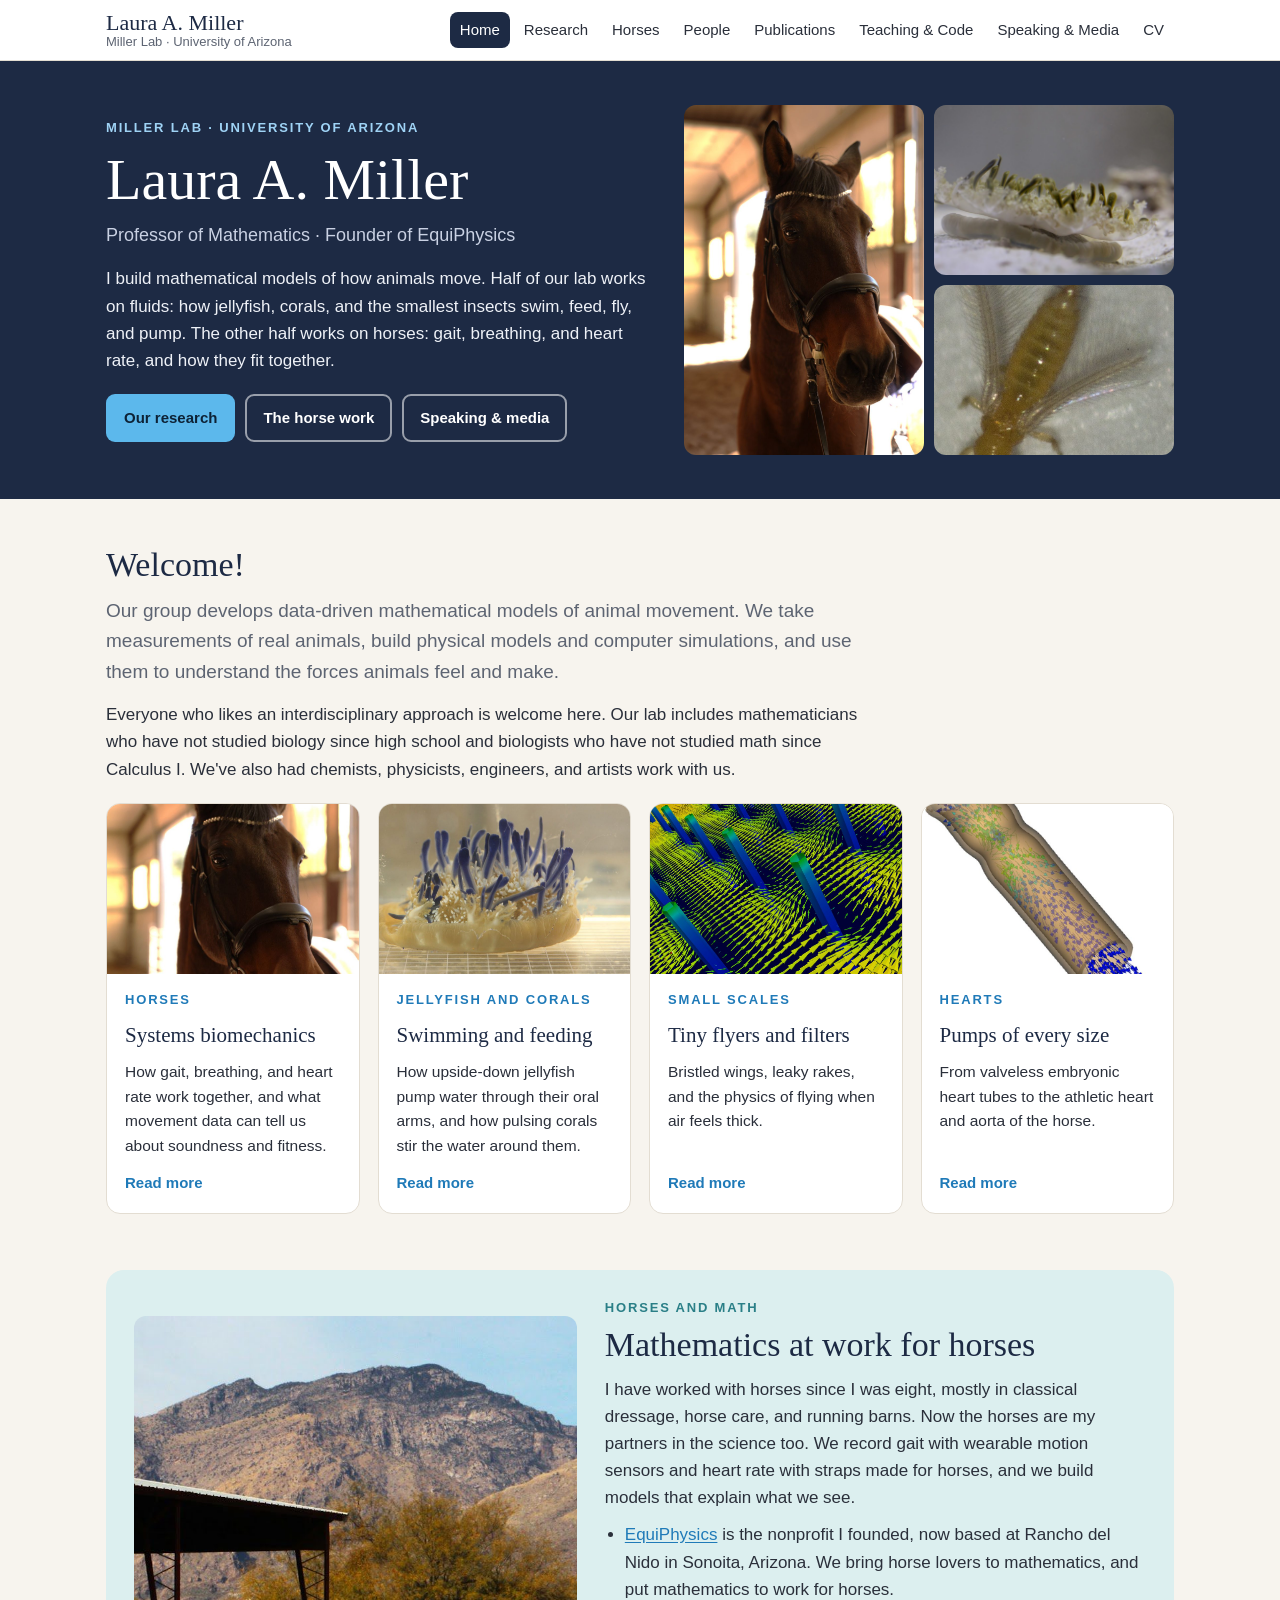
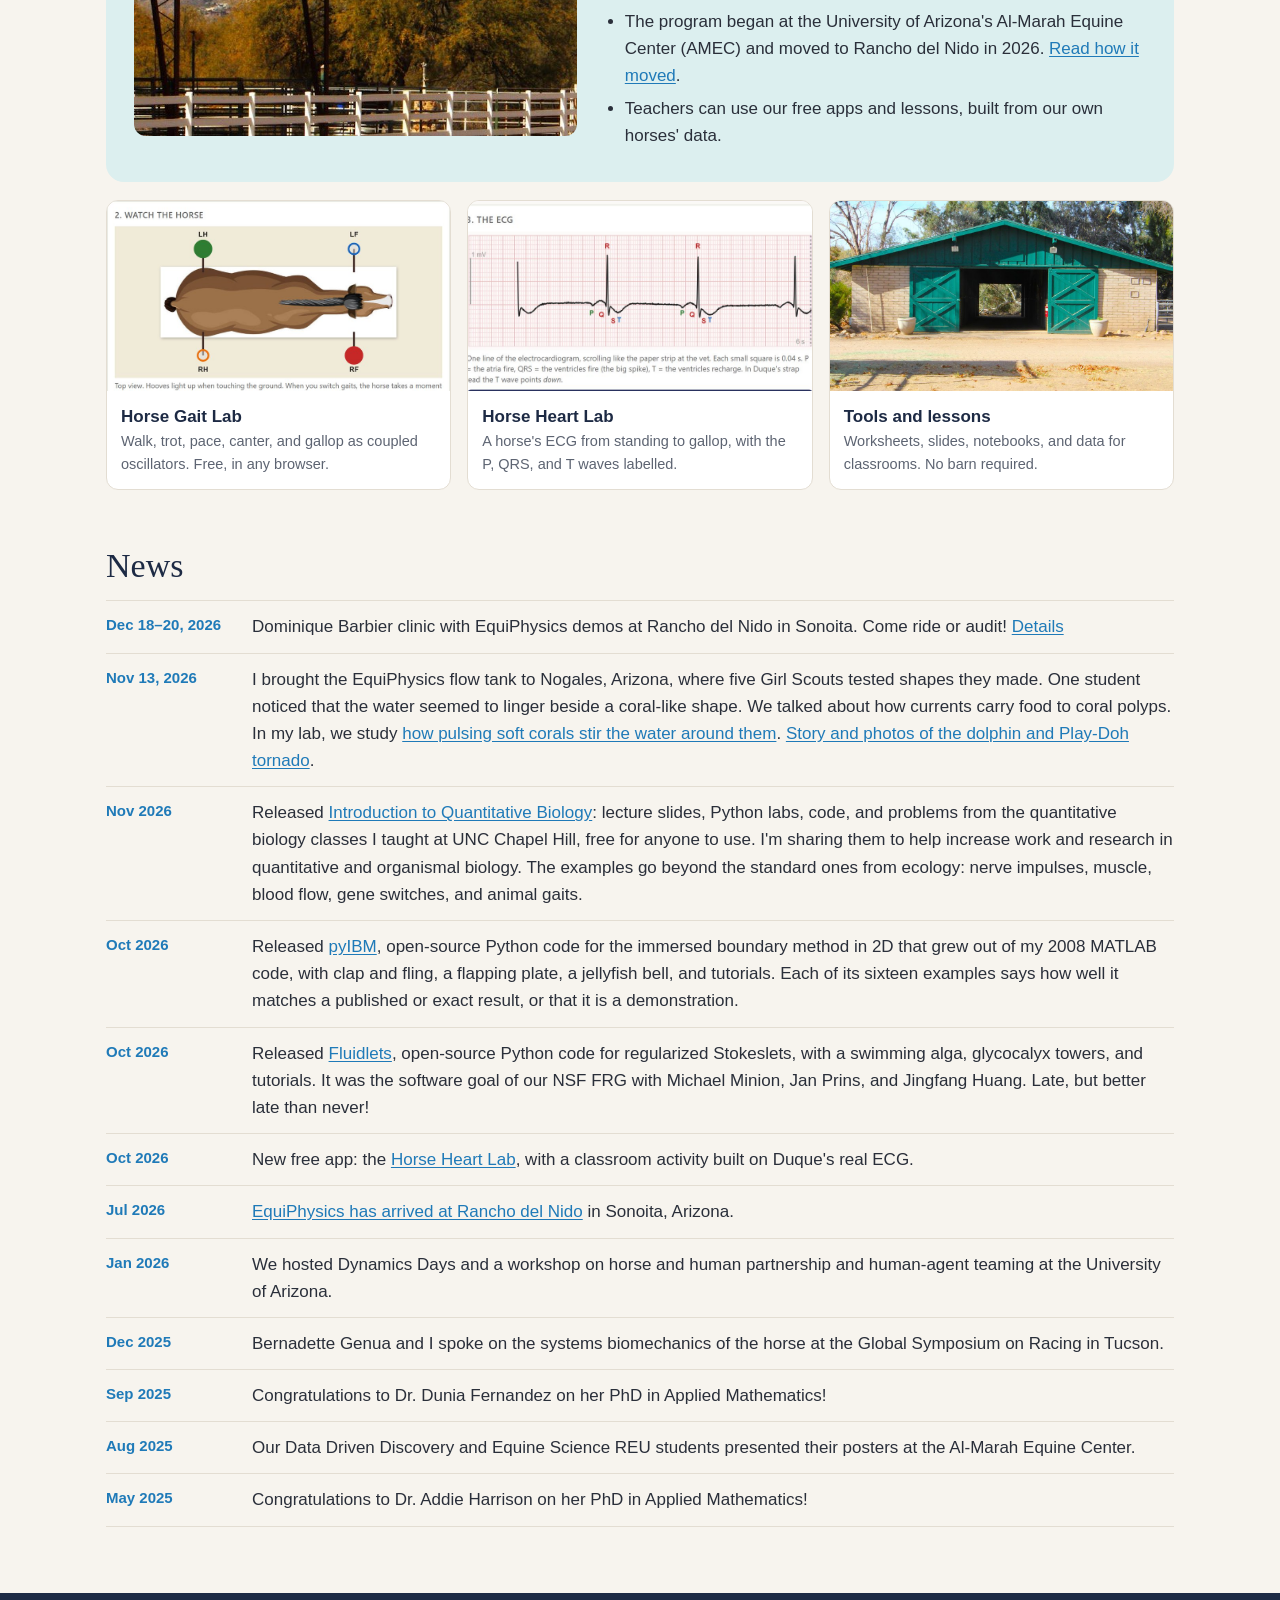
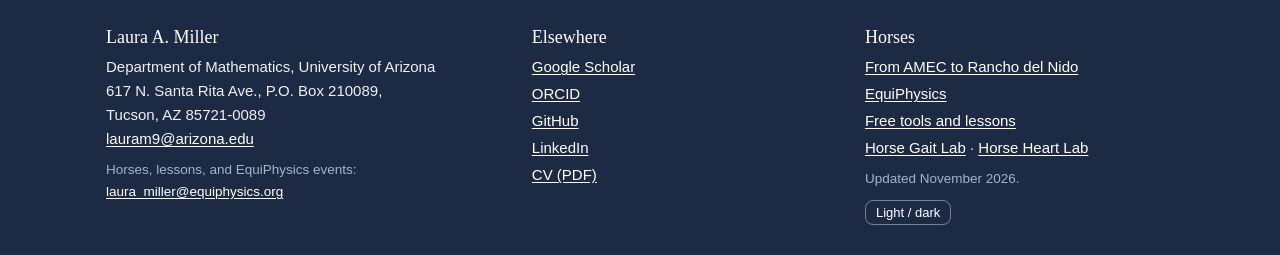
<file: index.html>
<!doctype html>
<html lang="en">
<head>
<meta charset="utf-8">
<meta name="viewport" content="width=device-width, initial-scale=1">
<title>Laura A. Miller, Mathematical Biologist | University of Arizona</title>
<meta name="description" content="Laura A. Miller, mathematical biologist and Professor of Mathematics at the University of Arizona, models how jellyfish, tiny insects, and horses move.">
<meta property="og:title" content="Laura A. Miller, Mathematical Biologist | University of Arizona">
<meta property="og:description" content="Laura A. Miller, mathematical biologist and Professor of Mathematics at the University of Arizona, models how jellyfish, tiny insects, and horses move.">
<meta property="og:image" content="https://fairyflies9.github.io/img/share.png">
<meta property="og:image:width" content="1200">
<meta property="og:image:height" content="630">
<meta property="og:image:alt" content="Laura A. Miller, mathematical biologist, University of Arizona. Photos of Duque, a bay horse, an upside-down jellyfish, and a thrips.">
<meta property="og:type" content="website">
<meta property="og:site_name" content="Laura A. Miller, Mathematical Biologist">
<meta name="twitter:card" content="summary_large_image">
<meta property="og:url" content="https://fairyflies9.github.io/">
<link rel="icon" href="data:image/svg+xml,%3Csvg xmlns='http://www.w3.org/2000/svg' viewBox='0 0 64 64'%3E%3Crect width='64' height='64' rx='14' fill='%231d2a44'/%3E%3Ctext x='32' y='43' font-family='Georgia,serif' font-size='30' text-anchor='middle' fill='%239fd3f5'%3ELM%3C/text%3E%3C/svg%3E">
<link rel="canonical" href="https://fairyflies9.github.io/">
<link rel="stylesheet" href="style.css">
<script>try{var t=localStorage.getItem('theme');if(t)document.documentElement.setAttribute('data-theme',t);var q=new URLSearchParams(location.search),a=q.get('accent'),m=q.get('theme');if(a)document.documentElement.setAttribute('data-accent',a);if(m)document.documentElement.setAttribute('data-theme',m)}catch(e){}</script>
</head>
<body>
<a class="skip" href="#main">Skip to content</a>
<header class="site-head"><div class="wrap">
  <a class="brand" href="index.html"><b>Laura A. Miller</b><span>Miller Lab · University of Arizona</span></a>
  <nav class="main" aria-label="Main"><a href="index.html" aria-current="page">Home</a><a href="research.html">Research</a><a href="horses.html">Horses</a><a href="people.html">People</a><a href="publications.html">Publications</a><a href="teaching.html">Teaching &amp; Code</a><a href="speaking.html">Speaking &amp; Media</a><a href="cv/Laura_Miller_CV.pdf">CV</a></nav>
</div></header>
<main id="main">
<script type="application/ld+json">
{
  "@context": "https://schema.org",
  "@type": "Person",
  "name": "Laura A. Miller",
  "jobTitle": "Professor of Mathematics",
  "affiliation": {"@type": "CollegeOrUniversity", "name": "University of Arizona"},
  "url": "https://fairyflies9.github.io/",
  "knowsAbout": ["Equine biomechanics", "Biological fluid dynamics", "Mathematical biology", "Immersed boundary method", "Jellyfish", "Insect flight"],
  "alternateName": "Laura Miller",
  "sameAs": ["https://scholar.google.com/citations?user=zrKC-PcAAAAJ", "https://www.linkedin.com/in/laura-miller-equiphysics/", "https://github.com/fairyflies9", "https://profiles.arizona.edu/person/lauram9", "https://www.equiphysics.org", "https://orcid.org/0000-0003-3707-9798", "https://www.wikidata.org/wiki/Q99472148", "https://en.wikipedia.org/wiki/Laura_Miller_(mathematical_biologist)"]
}
</script>
<div class="hero">
  <div class="wrap grid">
    <div>
      <div class="kicker hero-kicker">Miller Lab · University of Arizona</div>
      <h1>Laura A. Miller</h1>
      <p class="sub">Professor of Mathematics · Founder of EquiPhysics</p>
      <p>I build mathematical models of how animals move. Half of our lab works on fluids: how jellyfish, corals, and the smallest insects swim, feed, fly, and pump. The other half works on horses: gait, breathing, and heart rate, and how they fit together.</p>
      <div class="btns">
        <a class="btn solid" href="research.html">Our research</a>
        <a class="btn ghost" href="horses.html">The horse work</a>
        <a class="btn ghost" href="speaking.html">Speaking &amp; media</a>
      </div>
    </div>
    <div class="mosaic">
      <img class="tall" src="img/duque.jpg" alt="Duque, a bay horse in a bridle, standing in the barn aisle">
      <img src="img/cassiopea.jpg" alt="An upside-down jellyfish, Cassiopea, resting on the sand">
      <img src="img/thrips.jpg" alt="A thrips, one of the smallest flying insects, with bristled wings">
    </div>
  </div>
</div>

<section><div class="wrap">
  <h2>Welcome!</h2>
  <p class="lead">Our group develops data-driven mathematical models of animal movement. We take measurements of real animals, build physical models and computer simulations, and use them to understand the forces animals feel and make.</p>
  <p style="margin-top:14px;max-width:760px">Everyone who likes an interdisciplinary approach is welcome here. Our lab includes mathematicians who have not studied biology since high school and biologists who have not studied math since Calculus I. We've also had chemists, physicists, engineers, and artists work with us.</p>
  <div class="cards">
    <a class="card" href="horses.html"><img src="img/horse-barn.jpg" alt="A bay horse in the barn" style="object-position:center 30%"><div class="body"><div class="kicker">Horses</div><h3>Systems biomechanics</h3><p>How gait, breathing, and heart rate work together, and what movement data can tell us about soundness and fitness.</p><span class="more">Read more</span></div></a>
    <a class="card" href="research.html#jellyfish"><img src="img/cassiopea-arms.jpg" alt="Cassiopea jellyfish with blue oral arms"><div class="body"><div class="kicker">Jellyfish and corals</div><h3>Swimming and feeding</h3><p>How upside-down jellyfish pump water through their oral arms, and how pulsing corals stir the water around them.</p><span class="more">Read more</span></div></a>
    <a class="card" href="research.html#insects"><img src="img/bristle-flow.jpg" alt="Simulated flow through a row of bristles"><div class="body"><div class="kicker">Small scales</div><h3>Tiny flyers and filters</h3><p>Bristled wings, leaky rakes, and the physics of flying when air feels thick.</p><span class="more">Read more</span></div></a>
    <a class="card" href="research.html#hearts"><img src="img/tube-heart.jpg" alt="Simulation of blood cells moving through a tubular heart"><div class="body"><div class="kicker">Hearts</div><h3>Pumps of every size</h3><p>From valveless embryonic heart tubes to the athletic heart and aorta of the horse.</p><span class="more">Read more</span></div></a>
  </div>
</div></section>

<section><div class="wrap">
  <div class="band">
    <img src="img/al-marah.jpg" alt="Horse shelters and paddocks with mountains behind" style="height:100%;min-height:260px">
    <div>
      <div class="kicker" style="color:var(--teal)">Horses and math</div>
      <h2>Mathematics at work for horses</h2>
      <p>I have worked with horses since I was eight, mostly in classical dressage, horse care, and running barns. Now the horses are my partners in the science too. We record gait with wearable motion sensors and heart rate with straps made for horses, and we build models that explain what we see.</p>
      <ul>
        <li><a href="https://www.equiphysics.org">EquiPhysics</a> is the nonprofit I founded, now based at Rancho del Nido in Sonoita, Arizona. We bring horse lovers to mathematics, and put mathematics to work for horses.</li>
        <li>The program began at the University of Arizona's Al-Marah Equine Center (AMEC) and moved to Rancho del Nido in 2026. <a href="horses.html">Read how it moved</a>.</li>
        <li>Teachers can use our free apps and lessons, built from our own horses' data.</li>
      </ul>
    </div>
  </div>
  <div class="apps">
    <a class="app" href="https://equiphysics.github.io/web-apps/"><img src="img/app-gait.jpg" alt="Screenshot of the Horse Gait Lab app showing a horse seen from above"><div><b>Horse Gait Lab</b><span>Walk, trot, pace, canter, and gallop as coupled oscillators. Free, in any browser.</span></div></a>
    <a class="app" href="https://equiphysics.github.io/web-apps/heart/"><img src="img/app-heart.jpg" alt="Screenshot of the Horse Heart Lab app showing a horse ECG"><div><b>Horse Heart Lab</b><span>A horse's ECG from standing to gallop, with the P, QRS, and T waves labelled.</span></div></a>
    <a class="app" href="https://equiphysics.github.io/"><img src="img/barn.jpg" alt="A green-doored barn" style="object-position:center"><div><b>Tools and lessons</b><span>Worksheets, slides, notebooks, and data for classrooms. No barn required.</span></div></a>
  </div>
</div></section>

<section><div class="wrap">
  <h2>News</h2>
  <ul class="news">
    <li><time>Dec 18–20, 2026</time><div>Dominique Barbier clinic with EquiPhysics demos at Rancho del Nido in Sonoita. Come ride or audit! <a href="https://www.equiphysics.org/barbier-clinic-dec-2026">Details</a></div></li>
    <li id="nogales-girl-scouts"><time datetime="2026-11-13">Nov 13, 2026</time><div>I brought the EquiPhysics flow tank to Nogales, Arizona, where five Girl Scouts tested shapes they made. One student noticed that the water seemed to linger beside a coral-like shape. We talked about how currents carry food to coral polyps. In my lab, we study <a href="research.html#jellyfish">how pulsing soft corals stir the water around them</a>. <a href="https://www.equiphysics.org/nogales-girl-scouts-flow-tank">Story and photos of the dolphin and Play-Doh tornado</a>.</div></li>
    <li><time>Nov 2026</time><div>Released <a href="qbio.html">Introduction to Quantitative Biology</a>: lecture slides, Python labs, code, and problems from the quantitative biology classes I taught at UNC Chapel Hill, free for anyone to use. I'm sharing them to help increase work and research in quantitative and organismal biology. The examples go beyond the standard ones from ecology: nerve impulses, muscle, blood flow, gene switches, and animal gaits.</div></li>
    <li><time>Oct 2026</time><div>Released <a href="pyibm.html">pyIBM</a>, open-source Python code for the immersed boundary method in 2D that grew out of my 2008 MATLAB code, with clap and fling, a flapping plate, a jellyfish bell, and tutorials. Each of its sixteen examples says how well it matches a published or exact result, or that it is a demonstration.</div></li>
    <li><time>Oct 2026</time><div>Released <a href="fluidlets.html">Fluidlets</a>, open-source Python code for regularized Stokeslets, with a swimming alga, glycocalyx towers, and tutorials. It was the software goal of our NSF FRG with Michael Minion, Jan Prins, and Jingfang Huang. Late, but better late than never!</div></li>
    <li><time>Oct 2026</time><div>New free app: the <a href="https://equiphysics.github.io/web-apps/heart/">Horse Heart Lab</a>, with a classroom activity built on Duque's real ECG.</div></li>
    <li><time>Jul 2026</time><div><a href="https://www.equiphysics.org/blog">EquiPhysics has arrived at Rancho del Nido</a> in Sonoita, Arizona.</div></li>
    <li><time>Jan 2026</time><div>We hosted Dynamics Days and a workshop on horse and human partnership and human-agent teaming at the University of Arizona.</div></li>
    <li><time>Dec 2025</time><div>Bernadette Genua and I spoke on the systems biomechanics of the horse at the Global Symposium on Racing in Tucson.</div></li>
    <li><time>Sep 2025</time><div>Congratulations to Dr. Dunia Fernandez on her PhD in Applied Mathematics!</div></li>
    <li><time>Aug 2025</time><div>Our Data Driven Discovery and Equine Science REU students presented their posters at the Al-Marah Equine Center.</div></li>
    <li><time>May 2025</time><div>Congratulations to Dr. Addie Harrison on her PhD in Applied Mathematics!</div></li>
  </ul>
</div></section>

</main>
<footer><div class="wrap">
  <div>
    <b>Laura A. Miller</b>
    Department of Mathematics, University of Arizona<br>
    617 N. Santa Rita Ave., P.O. Box 210089, <span class="nowrap">Tucson, AZ 85721-0089</span><br>
    <a href="mailto:lauram9@arizona.edu">lauram9@arizona.edu</a>
    <div class="small">Horses, lessons, and EquiPhysics events: <a href="mailto:laura_miller@equiphysics.org">laura_miller@equiphysics.org</a></div>
  </div>
  <div>
    <b>Elsewhere</b>
    <ul>
      <li><a href="https://scholar.google.com/citations?user=zrKC-PcAAAAJ&amp;hl=en">Google Scholar</a></li>
      <li><a href="https://orcid.org/0000-0003-3707-9798">ORCID</a></li>
      <li><a href="https://github.com/fairyflies9">GitHub</a></li>
      <li><a href="https://www.linkedin.com/in/laura-miller-equiphysics/">LinkedIn</a></li>
      <li><a href="cv/Laura_Miller_CV.pdf">CV (PDF)</a></li>
    </ul>
  </div>
  <div>
    <b>Horses</b>
    <ul>
      <li><a href="horses.html">From AMEC to Rancho del Nido</a></li>
      <li><a href="https://www.equiphysics.org">EquiPhysics</a></li>
      <li><a href="https://equiphysics.github.io/">Free tools and lessons</a></li>
      <li><a href="https://equiphysics.github.io/web-apps/">Horse Gait Lab</a> · <a href="https://equiphysics.github.io/web-apps/heart/">Horse Heart Lab</a></li>
    </ul>
    <div class="small">Updated November 2026.</div>
    <button class="theme-btn" type="button" id="themeBtn">Light / dark</button>
  </div>
</div></footer>
<script>
(function(){var b=document.getElementById('themeBtn');if(!b)return;b.addEventListener('click',function(){
var r=document.documentElement,cur=r.getAttribute('data-theme');
if(!cur){cur=window.matchMedia('(prefers-color-scheme: dark)').matches?'dark':'light'}
var next=cur==='dark'?'light':'dark';r.setAttribute('data-theme',next);try{localStorage.setItem('theme',next)}catch(e){}});})();
</script>
</body>
</html>
</file>
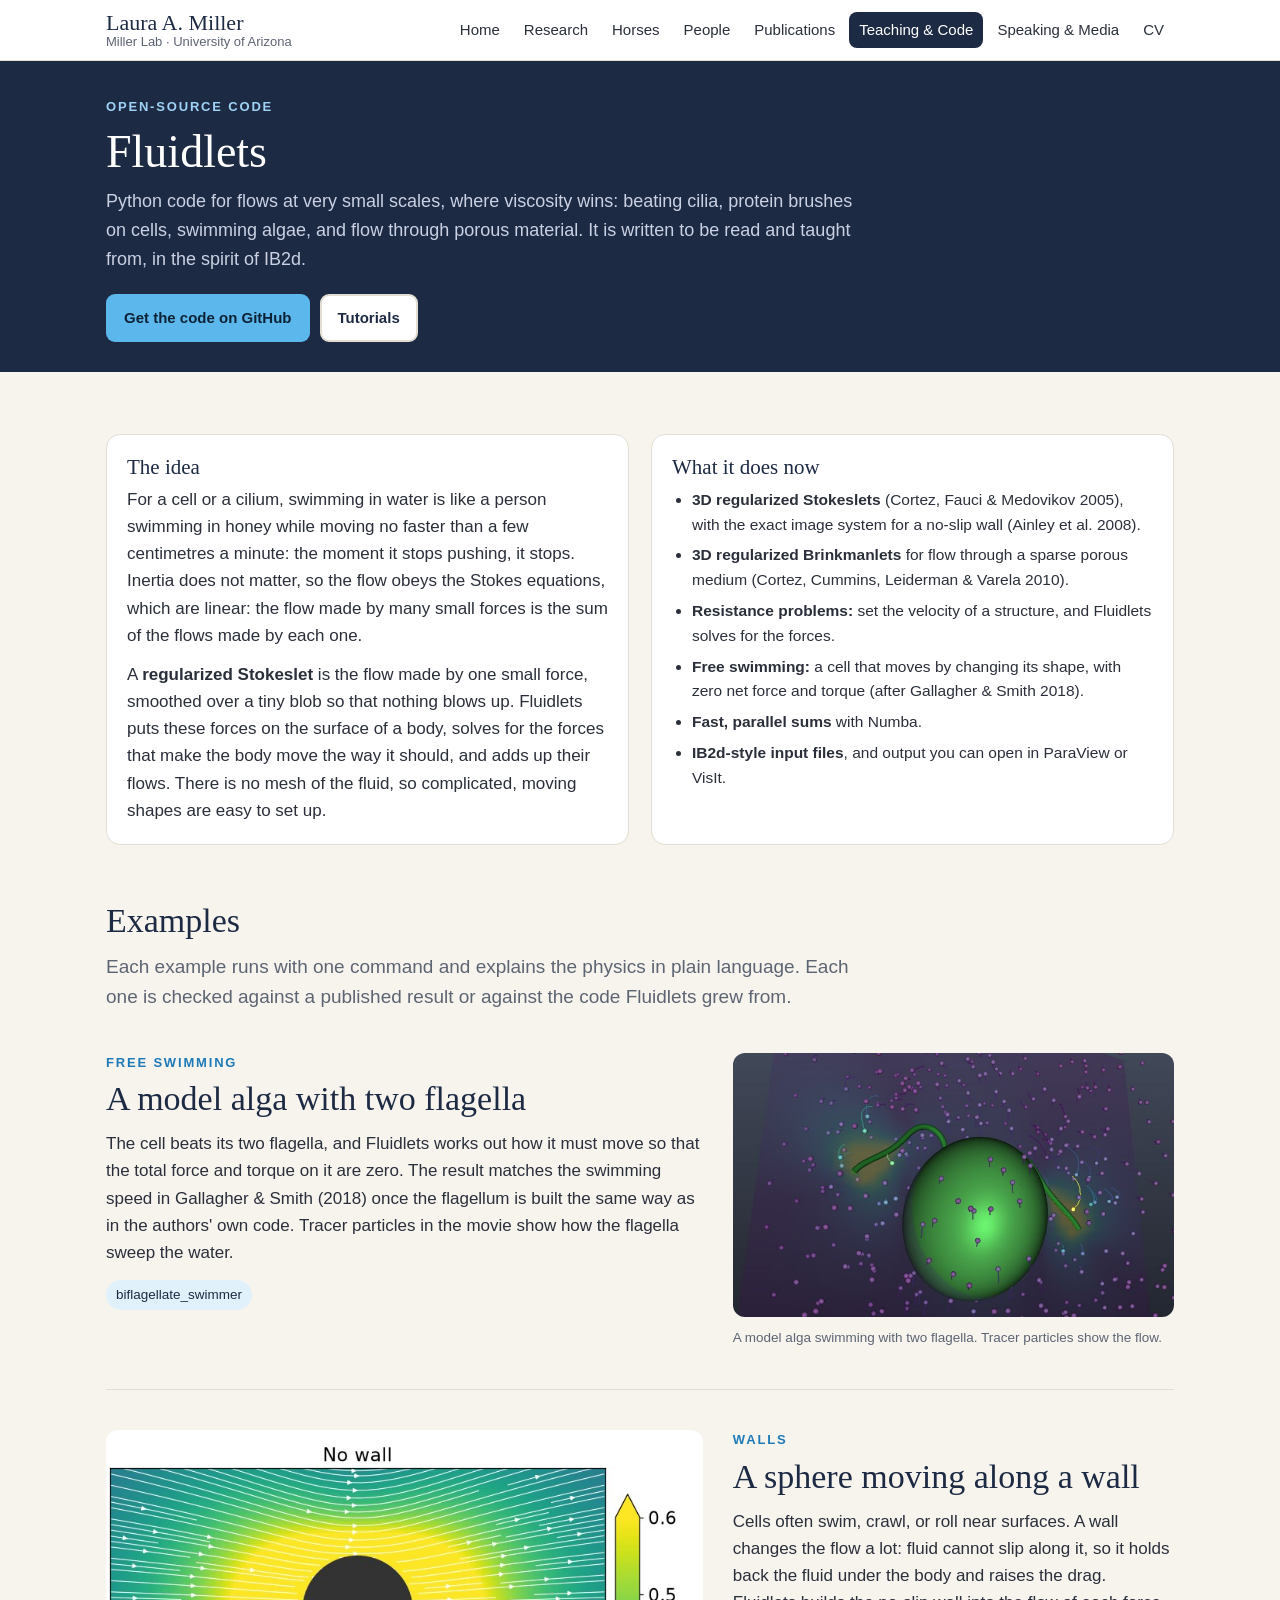
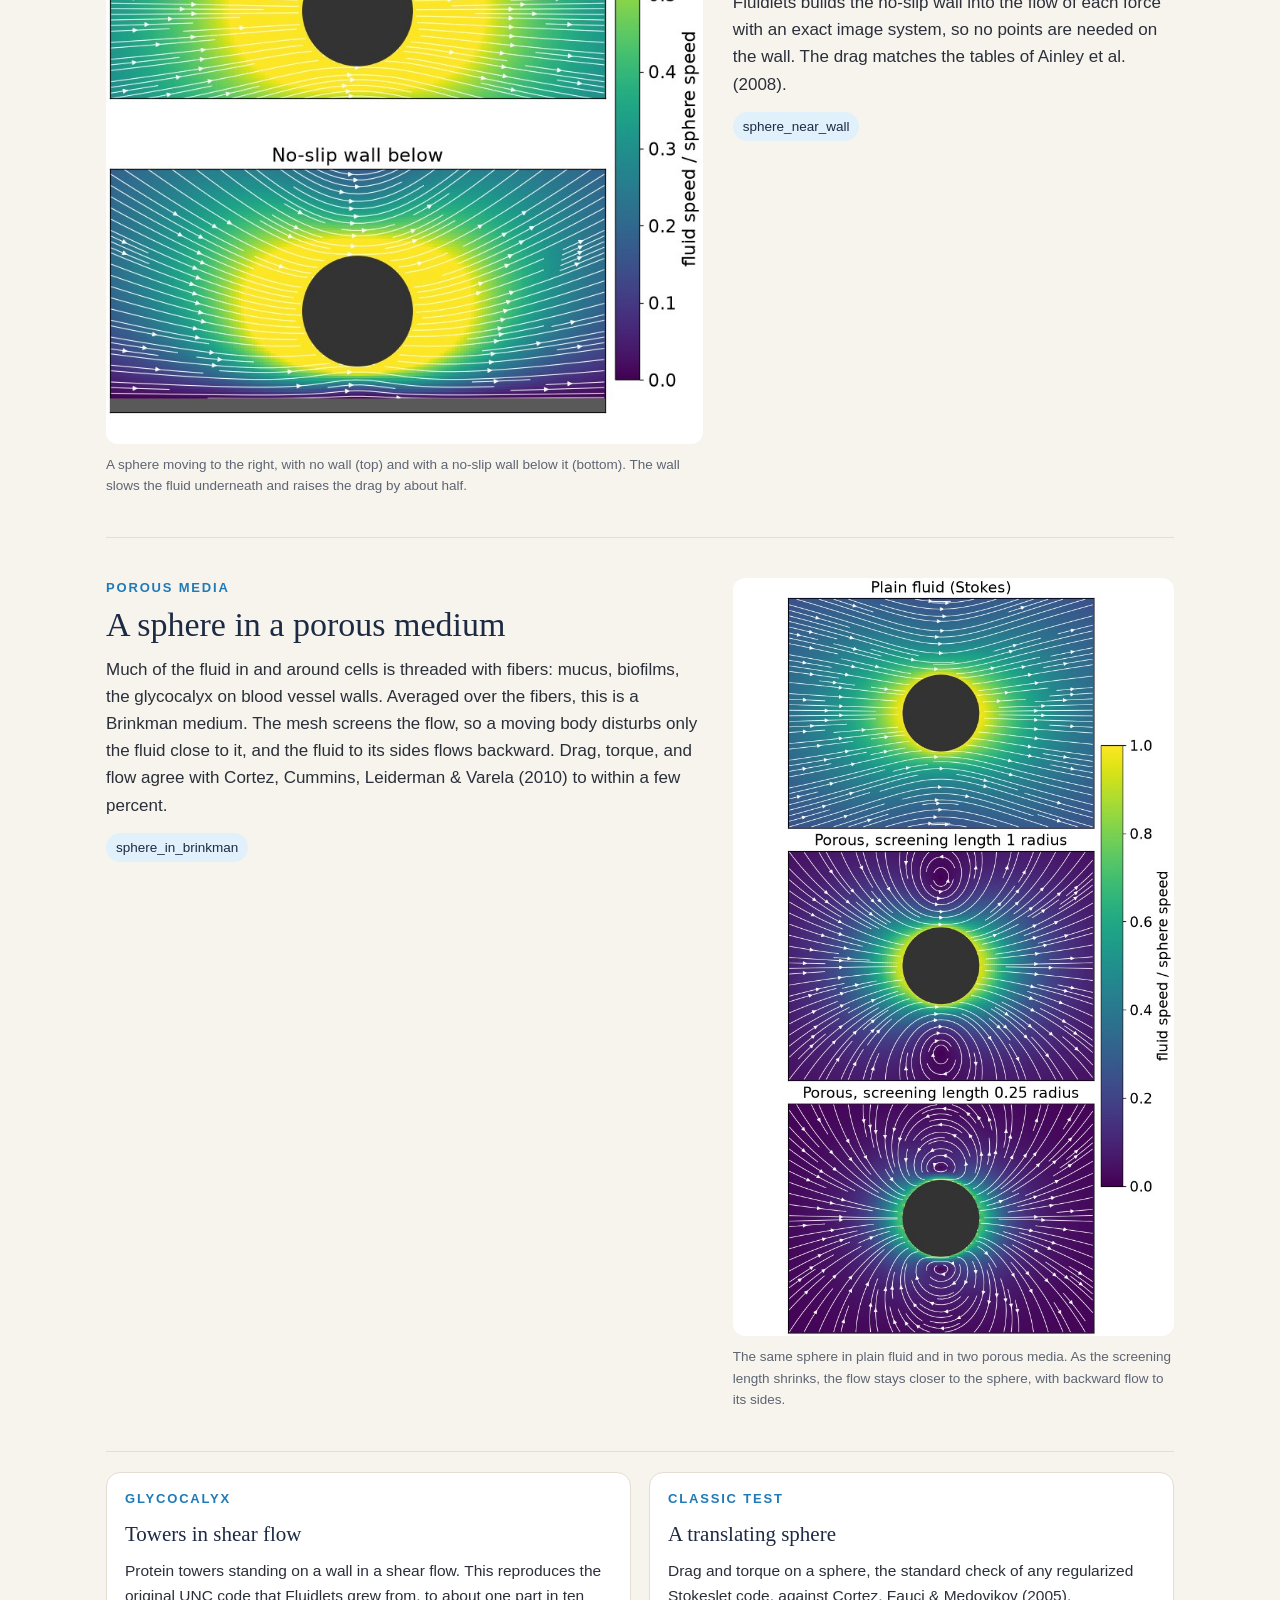
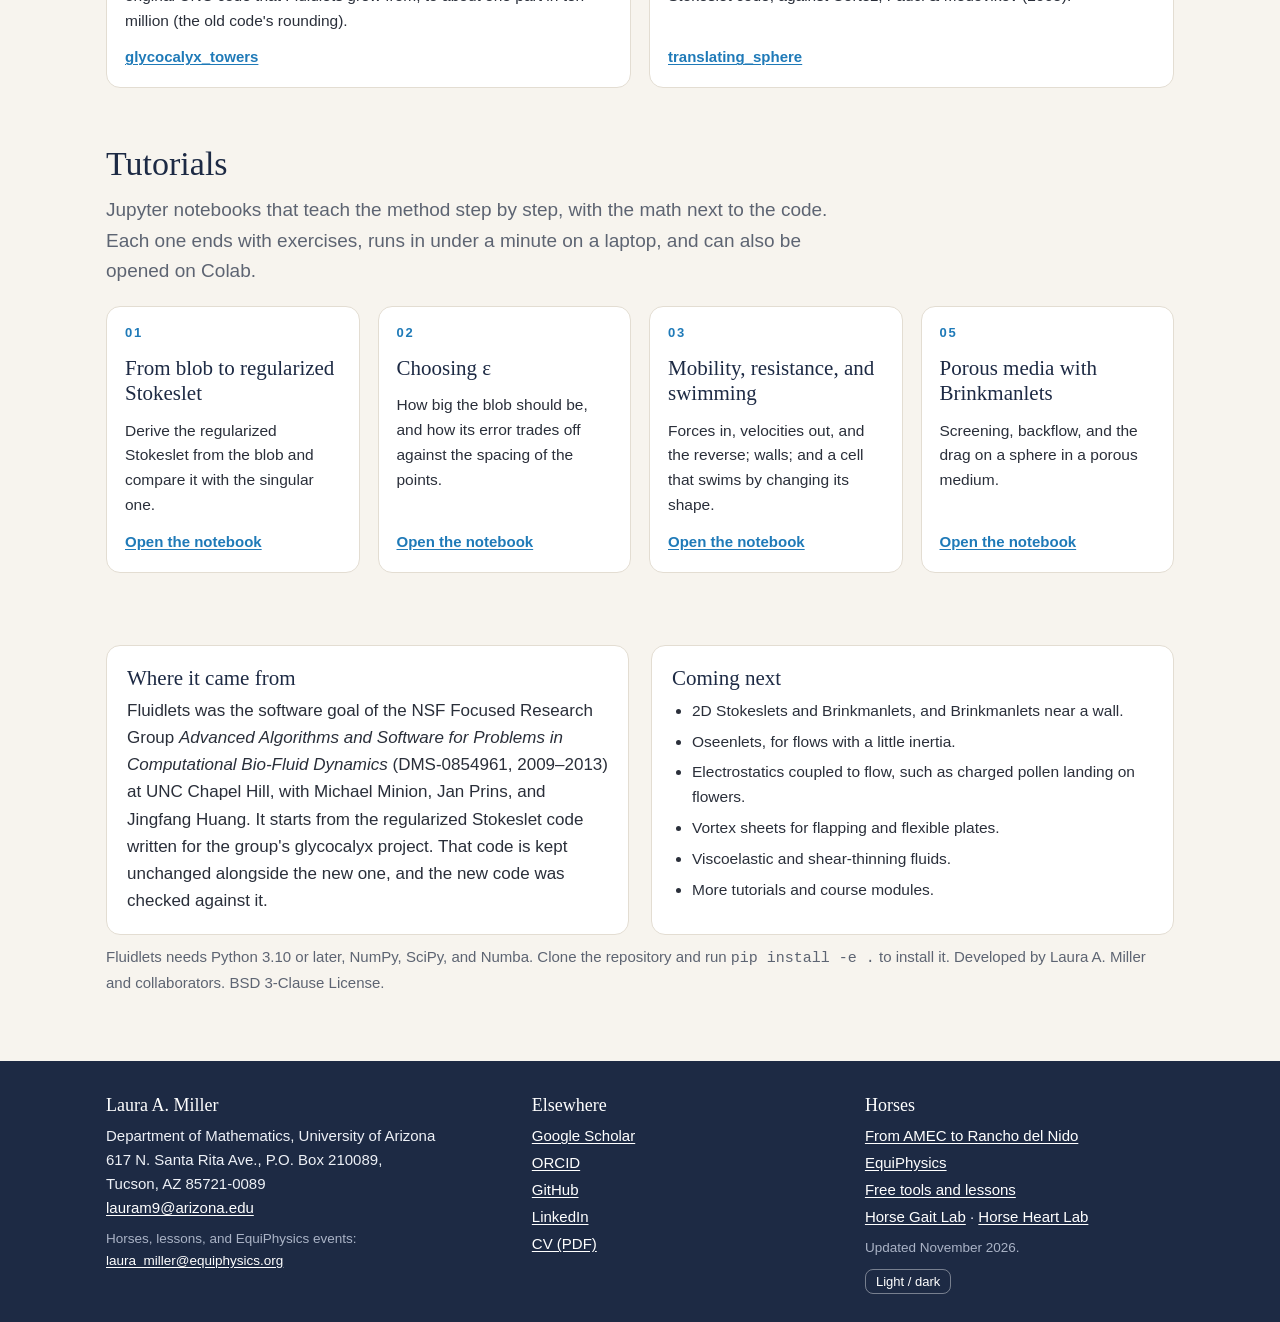
<file: fluidlets.html>
<!doctype html>
<html lang="en">
<head>
<meta charset="utf-8">
<meta name="viewport" content="width=device-width, initial-scale=1">
<title>Fluidlets | Laura A. Miller, Mathematical Biologist</title>
<meta name="description" content="Fluidlets, open-source Python code for regularized Stokeslets and Brinkmanlets: flows at very small scales, from cilia and swimming cells to porous media, with worked examples and tutorials.">
<meta property="og:title" content="Fluidlets | Laura A. Miller, Mathematical Biologist">
<meta property="og:description" content="Fluidlets, open-source Python code for regularized Stokeslets and Brinkmanlets: flows at very small scales, from cilia and swimming cells to porous media, with worked examples and tutorials.">
<meta property="og:image" content="https://fairyflies9.github.io/img/share.png">
<meta property="og:image:width" content="1200">
<meta property="og:image:height" content="630">
<meta property="og:image:alt" content="Laura A. Miller, mathematical biologist, University of Arizona. Photos of Duque, a bay horse, an upside-down jellyfish, and a thrips.">
<meta property="og:type" content="website">
<meta property="og:site_name" content="Laura A. Miller, Mathematical Biologist">
<meta name="twitter:card" content="summary_large_image">
<meta property="og:url" content="https://fairyflies9.github.io/fluidlets.html">
<link rel="icon" href="data:image/svg+xml,%3Csvg xmlns='http://www.w3.org/2000/svg' viewBox='0 0 64 64'%3E%3Crect width='64' height='64' rx='14' fill='%231d2a44'/%3E%3Ctext x='32' y='43' font-family='Georgia,serif' font-size='30' text-anchor='middle' fill='%239fd3f5'%3ELM%3C/text%3E%3C/svg%3E">
<link rel="canonical" href="https://fairyflies9.github.io/fluidlets.html">
<link rel="stylesheet" href="style.css">
<script>try{var t=localStorage.getItem('theme');if(t)document.documentElement.setAttribute('data-theme',t);var q=new URLSearchParams(location.search),a=q.get('accent'),m=q.get('theme');if(a)document.documentElement.setAttribute('data-accent',a);if(m)document.documentElement.setAttribute('data-theme',m)}catch(e){}</script>
</head>
<body>
<a class="skip" href="#main">Skip to content</a>
<header class="site-head"><div class="wrap">
  <a class="brand" href="index.html"><b>Laura A. Miller</b><span>Miller Lab · University of Arizona</span></a>
  <nav class="main" aria-label="Main"><a href="index.html">Home</a><a href="research.html">Research</a><a href="horses.html">Horses</a><a href="people.html">People</a><a href="publications.html">Publications</a><a href="teaching.html" aria-current="page">Teaching &amp; Code</a><a href="speaking.html">Speaking &amp; Media</a><a href="cv/Laura_Miller_CV.pdf">CV</a></nav>
</div></header>
<main id="main">
<div class="page-hero"><div class="wrap">
  <div class="kicker hero-kicker">Open-source code</div>
  <h1>Fluidlets</h1>
  <p>Python code for flows at very small scales, where viscosity wins: beating cilia, protein brushes on cells, swimming algae, and flow through porous material. It is written to be read and taught from, in the spirit of IB2d.</p>
  <div class="btns">
    <a class="btn solid" href="https://github.com/fairyflies9/fluidlets">Get the code on GitHub</a>
    <a class="btn line" href="https://github.com/fairyflies9/fluidlets/tree/main/tutorials">Tutorials</a>
  </div>
</div></div>

<section><div class="wrap">
  <div class="two">
    <div class="box">
      <h3>The idea</h3>
      <p>For a cell or a cilium, swimming in water is like a person swimming in honey while moving no faster than a few centimetres a minute: the moment it stops pushing, it stops. Inertia does not matter, so the flow obeys the Stokes equations, which are linear: the flow made by many small forces is the sum of the flows made by each one.</p>
      <p>A <b>regularized Stokeslet</b> is the flow made by one small force, smoothed over a tiny blob so that nothing blows up. Fluidlets puts these forces on the surface of a body, solves for the forces that make the body move the way it should, and adds up their flows. There is no mesh of the fluid, so complicated, moving shapes are easy to set up.</p>
    </div>
    <div class="box">
      <h3>What it does now</h3>
      <ul>
        <li><b>3D regularized Stokeslets</b> (Cortez, Fauci &amp; Medovikov 2005), with the exact image system for a no-slip wall (Ainley et al. 2008).</li>
        <li><b>3D regularized Brinkmanlets</b> for flow through a sparse porous medium (Cortez, Cummins, Leiderman &amp; Varela 2010).</li>
        <li><b>Resistance problems:</b> set the velocity of a structure, and Fluidlets solves for the forces.</li>
        <li><b>Free swimming:</b> a cell that moves by changing its shape, with zero net force and torque (after Gallagher &amp; Smith 2018).</li>
        <li><b>Fast, parallel sums</b> with Numba.</li>
        <li><b>IB2d-style input files</b>, and output you can open in ParaView or VisIt.</li>
      </ul>
    </div>
  </div>
</div></section>

<section><div class="wrap">
  <h2>Examples</h2>
  <p class="lead">Each example runs with one command and explains the physics in plain language. Each one is checked against a published result or against the code Fluidlets grew from.</p>

  <article class="topic">
    <div>
      <div class="kicker">Free swimming</div>
      <h2>A model alga with two flagella</h2>
      <p>The cell beats its two flagella, and Fluidlets works out how it must move so that the total force and torque on it are zero. The result matches the swimming speed in Gallagher &amp; Smith (2018) once the flagellum is built the same way as in the authors' own code. Tracer particles in the movie show how the flagella sweep the water.</p>
      <div class="tags"><a href="https://github.com/fairyflies9/fluidlets/tree/main/examples/biflagellate_swimmer">biflagellate_swimmer</a></div>
    </div>
    <figure class="pics">
      <img src="img/fluidlets-swimmer.jpg" alt="Simulation of a green two-flagellum alga with tracer particles swept by its flagella">
      <figcaption>A model alga swimming with two flagella. Tracer particles show the flow.</figcaption>
    </figure>
  </article>

  <article class="topic flip">
    <div>
      <div class="kicker">Walls</div>
      <h2>A sphere moving along a wall</h2>
      <p>Cells often swim, crawl, or roll near surfaces. A wall changes the flow a lot: fluid cannot slip along it, so it holds back the fluid under the body and raises the drag. Fluidlets builds the no-slip wall into the flow of each force with an exact image system, so no points are needed on the wall. The drag matches the tables of Ainley et al. (2008).</p>
      <div class="tags"><a href="https://github.com/fairyflies9/fluidlets/tree/main/examples/sphere_near_wall">sphere_near_wall</a></div>
    </div>
    <figure class="pics">
      <img src="img/fluidlets-wall.jpg" alt="Flow around a sphere moving to the right, far from a wall and just above a wall, with streamlines">
      <figcaption>A sphere moving to the right, with no wall (top) and with a no-slip wall below it (bottom). The wall slows the fluid underneath and raises the drag by about half.</figcaption>
    </figure>
  </article>

  <article class="topic">
    <div>
      <div class="kicker">Porous media</div>
      <h2>A sphere in a porous medium</h2>
      <p>Much of the fluid in and around cells is threaded with fibers: mucus, biofilms, the glycocalyx on blood vessel walls. Averaged over the fibers, this is a Brinkman medium. The mesh screens the flow, so a moving body disturbs only the fluid close to it, and the fluid to its sides flows backward. Drag, torque, and flow agree with Cortez, Cummins, Leiderman &amp; Varela (2010) to within a few percent.</p>
      <div class="tags"><a href="https://github.com/fairyflies9/fluidlets/tree/main/examples/sphere_in_brinkman">sphere_in_brinkman</a></div>
    </div>
    <figure class="pics">
      <img src="img/fluidlets-brinkman.jpg" alt="Flow around a sphere in plain fluid and in two porous media, showing the flow confined closer to the sphere as the screening length shrinks">
      <figcaption>The same sphere in plain fluid and in two porous media. As the screening length shrinks, the flow stays closer to the sphere, with backward flow to its sides.</figcaption>
    </figure>
  </article>

  <div class="cards">
    <div class="card"><div class="body"><div class="kicker">Glycocalyx</div><h3>Towers in shear flow</h3><p>Protein towers standing on a wall in a shear flow. This reproduces the original UNC code that Fluidlets grew from, to about one part in ten million (the old code's rounding).</p><a class="more" href="https://github.com/fairyflies9/fluidlets/tree/main/examples/glycocalyx_towers">glycocalyx_towers</a></div></div>
    <div class="card"><div class="body"><div class="kicker">Classic test</div><h3>A translating sphere</h3><p>Drag and torque on a sphere, the standard check of any regularized Stokeslet code, against Cortez, Fauci &amp; Medovikov (2005).</p><a class="more" href="https://github.com/fairyflies9/fluidlets/tree/main/examples/translating_sphere">translating_sphere</a></div></div>
  </div>
</div></section>

<section><div class="wrap">
  <h2>Tutorials</h2>
  <p class="lead">Jupyter notebooks that teach the method step by step, with the math next to the code. Each one ends with exercises, runs in under a minute on a laptop, and can also be opened on Colab.</p>
  <div class="cards">
    <div class="card"><div class="body"><div class="kicker">01</div><h3>From blob to regularized Stokeslet</h3><p>Derive the regularized Stokeslet from the blob and compare it with the singular one.</p><a class="more" href="https://github.com/fairyflies9/fluidlets/blob/main/tutorials/01_blob_to_stokeslet.ipynb">Open the notebook</a></div></div>
    <div class="card"><div class="body"><div class="kicker">02</div><h3>Choosing &epsilon;</h3><p>How big the blob should be, and how its error trades off against the spacing of the points.</p><a class="more" href="https://github.com/fairyflies9/fluidlets/blob/main/tutorials/02_choosing_eps.ipynb">Open the notebook</a></div></div>
    <div class="card"><div class="body"><div class="kicker">03</div><h3>Mobility, resistance, and swimming</h3><p>Forces in, velocities out, and the reverse; walls; and a cell that swims by changing its shape.</p><a class="more" href="https://github.com/fairyflies9/fluidlets/blob/main/tutorials/03_mobility_resistance_swimming.ipynb">Open the notebook</a></div></div>
    <div class="card"><div class="body"><div class="kicker">05</div><h3>Porous media with Brinkmanlets</h3><p>Screening, backflow, and the drag on a sphere in a porous medium.</p><a class="more" href="https://github.com/fairyflies9/fluidlets/blob/main/tutorials/05_porous_media_brinkmanlets.ipynb">Open the notebook</a></div></div>
  </div>
</div></section>

<section><div class="wrap">
  <div class="two">
    <div class="box">
      <h3>Where it came from</h3>
      <p>Fluidlets was the software goal of the NSF Focused Research Group <i>Advanced Algorithms and Software for Problems in Computational Bio-Fluid Dynamics</i> (DMS-0854961, 2009&ndash;2013) at UNC Chapel Hill, with Michael Minion, Jan Prins, and Jingfang Huang. It starts from the regularized Stokeslet code written for the group's glycocalyx project. That code is kept unchanged alongside the new one, and the new code was checked against it.</p>
    </div>
    <div class="box">
      <h3>Coming next</h3>
      <ul>
        <li>2D Stokeslets and Brinkmanlets, and Brinkmanlets near a wall.</li>
        <li>Oseenlets, for flows with a little inertia.</li>
        <li>Electrostatics coupled to flow, such as charged pollen landing on flowers.</li>
        <li>Vortex sheets for flapping and flexible plates.</li>
        <li>Viscoelastic and shear-thinning fluids.</li>
        <li>More tutorials and course modules.</li>
      </ul>
    </div>
  </div>
  <p class="note">Fluidlets needs Python 3.10 or later, NumPy, SciPy, and Numba. Clone the repository and run <code>pip install -e .</code> to install it. Developed by Laura A. Miller and collaborators. BSD 3-Clause License.</p>
</div></section>

</main>
<footer><div class="wrap">
  <div>
    <b>Laura A. Miller</b>
    Department of Mathematics, University of Arizona<br>
    617 N. Santa Rita Ave., P.O. Box 210089, <span class="nowrap">Tucson, AZ 85721-0089</span><br>
    <a href="mailto:lauram9@arizona.edu">lauram9@arizona.edu</a>
    <div class="small">Horses, lessons, and EquiPhysics events: <a href="mailto:laura_miller@equiphysics.org">laura_miller@equiphysics.org</a></div>
  </div>
  <div>
    <b>Elsewhere</b>
    <ul>
      <li><a href="https://scholar.google.com/citations?user=zrKC-PcAAAAJ&amp;hl=en">Google Scholar</a></li>
      <li><a href="https://orcid.org/0000-0003-3707-9798">ORCID</a></li>
      <li><a href="https://github.com/fairyflies9">GitHub</a></li>
      <li><a href="https://www.linkedin.com/in/laura-miller-equiphysics/">LinkedIn</a></li>
      <li><a href="cv/Laura_Miller_CV.pdf">CV (PDF)</a></li>
    </ul>
  </div>
  <div>
    <b>Horses</b>
    <ul>
      <li><a href="horses.html">From AMEC to Rancho del Nido</a></li>
      <li><a href="https://www.equiphysics.org">EquiPhysics</a></li>
      <li><a href="https://equiphysics.github.io/">Free tools and lessons</a></li>
      <li><a href="https://equiphysics.github.io/web-apps/">Horse Gait Lab</a> · <a href="https://equiphysics.github.io/web-apps/heart/">Horse Heart Lab</a></li>
    </ul>
    <div class="small">Updated November 2026.</div>
    <button class="theme-btn" type="button" id="themeBtn">Light / dark</button>
  </div>
</div></footer>
<script>
(function(){var b=document.getElementById('themeBtn');if(!b)return;b.addEventListener('click',function(){
var r=document.documentElement,cur=r.getAttribute('data-theme');
if(!cur){cur=window.matchMedia('(prefers-color-scheme: dark)').matches?'dark':'light'}
var next=cur==='dark'?'light':'dark';r.setAttribute('data-theme',next);try{localStorage.setItem('theme',next)}catch(e){}});})();
</script>
</body>
</html>
</file>
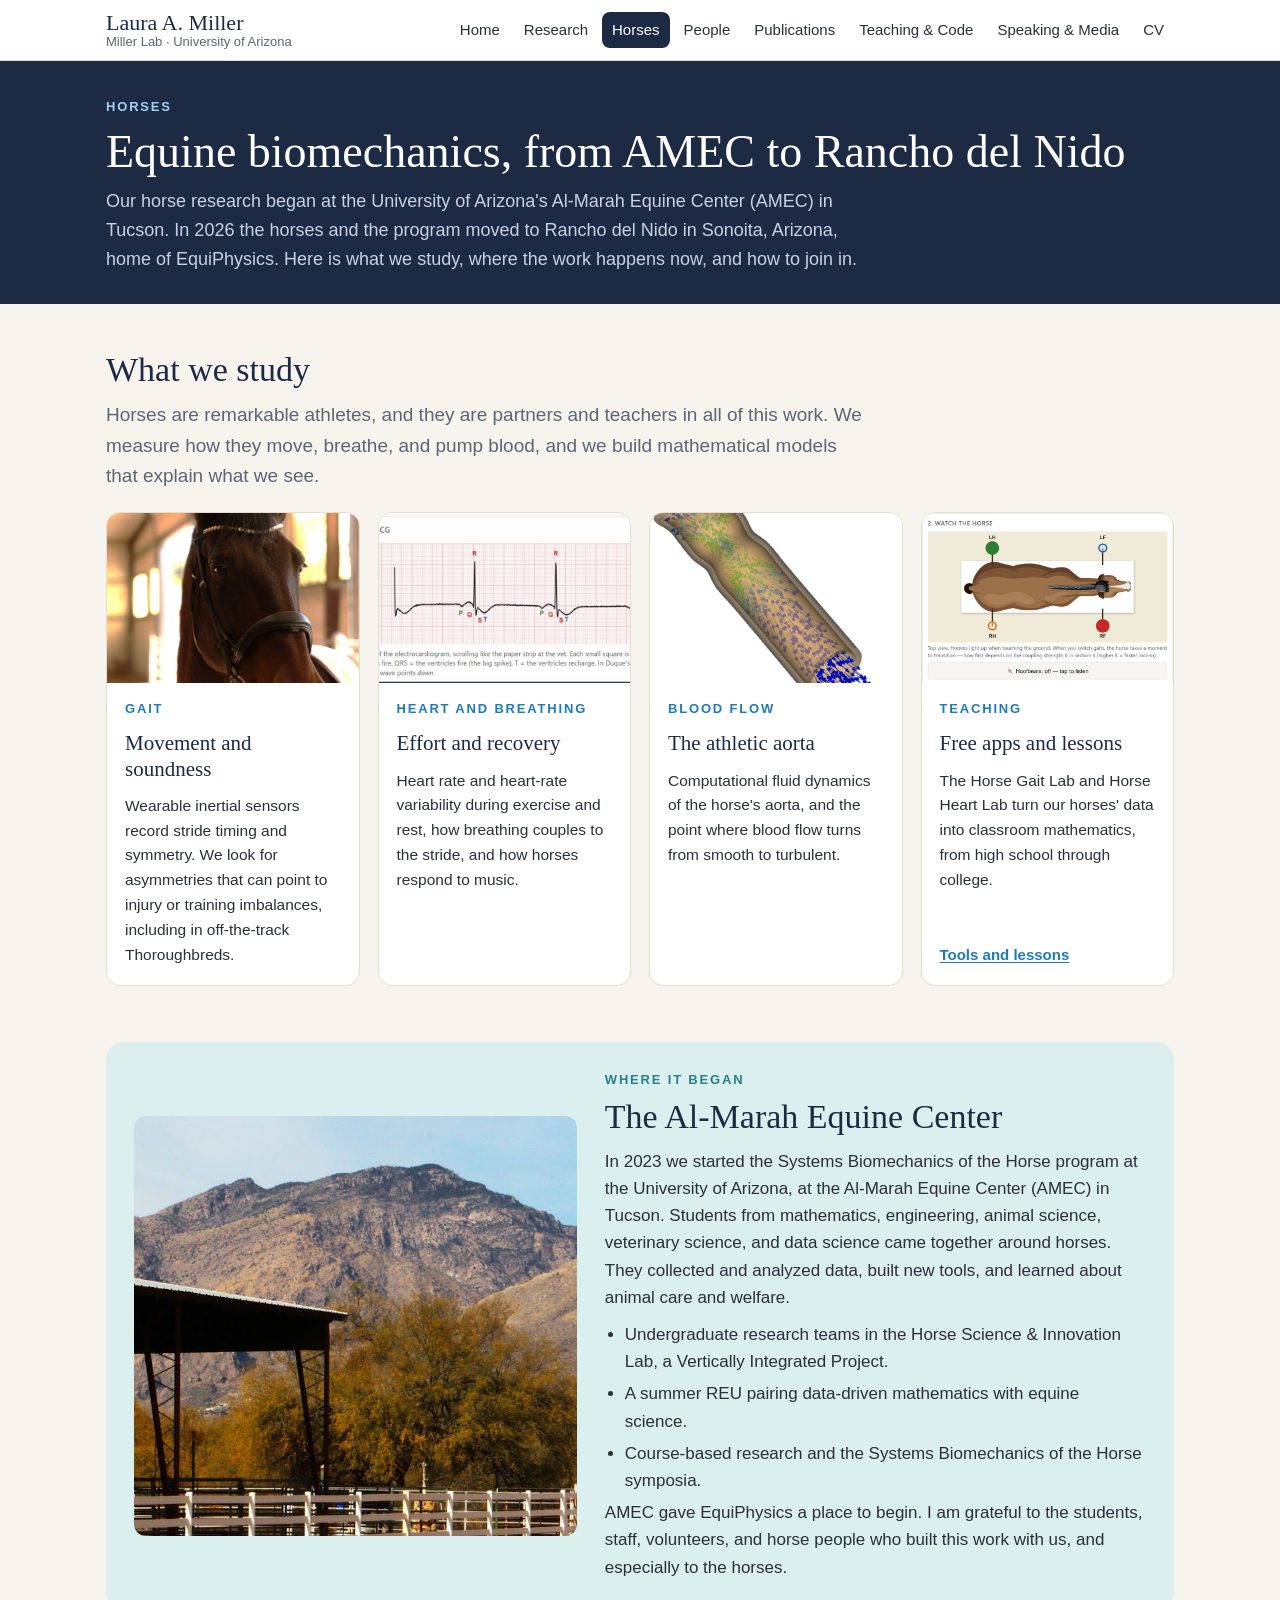
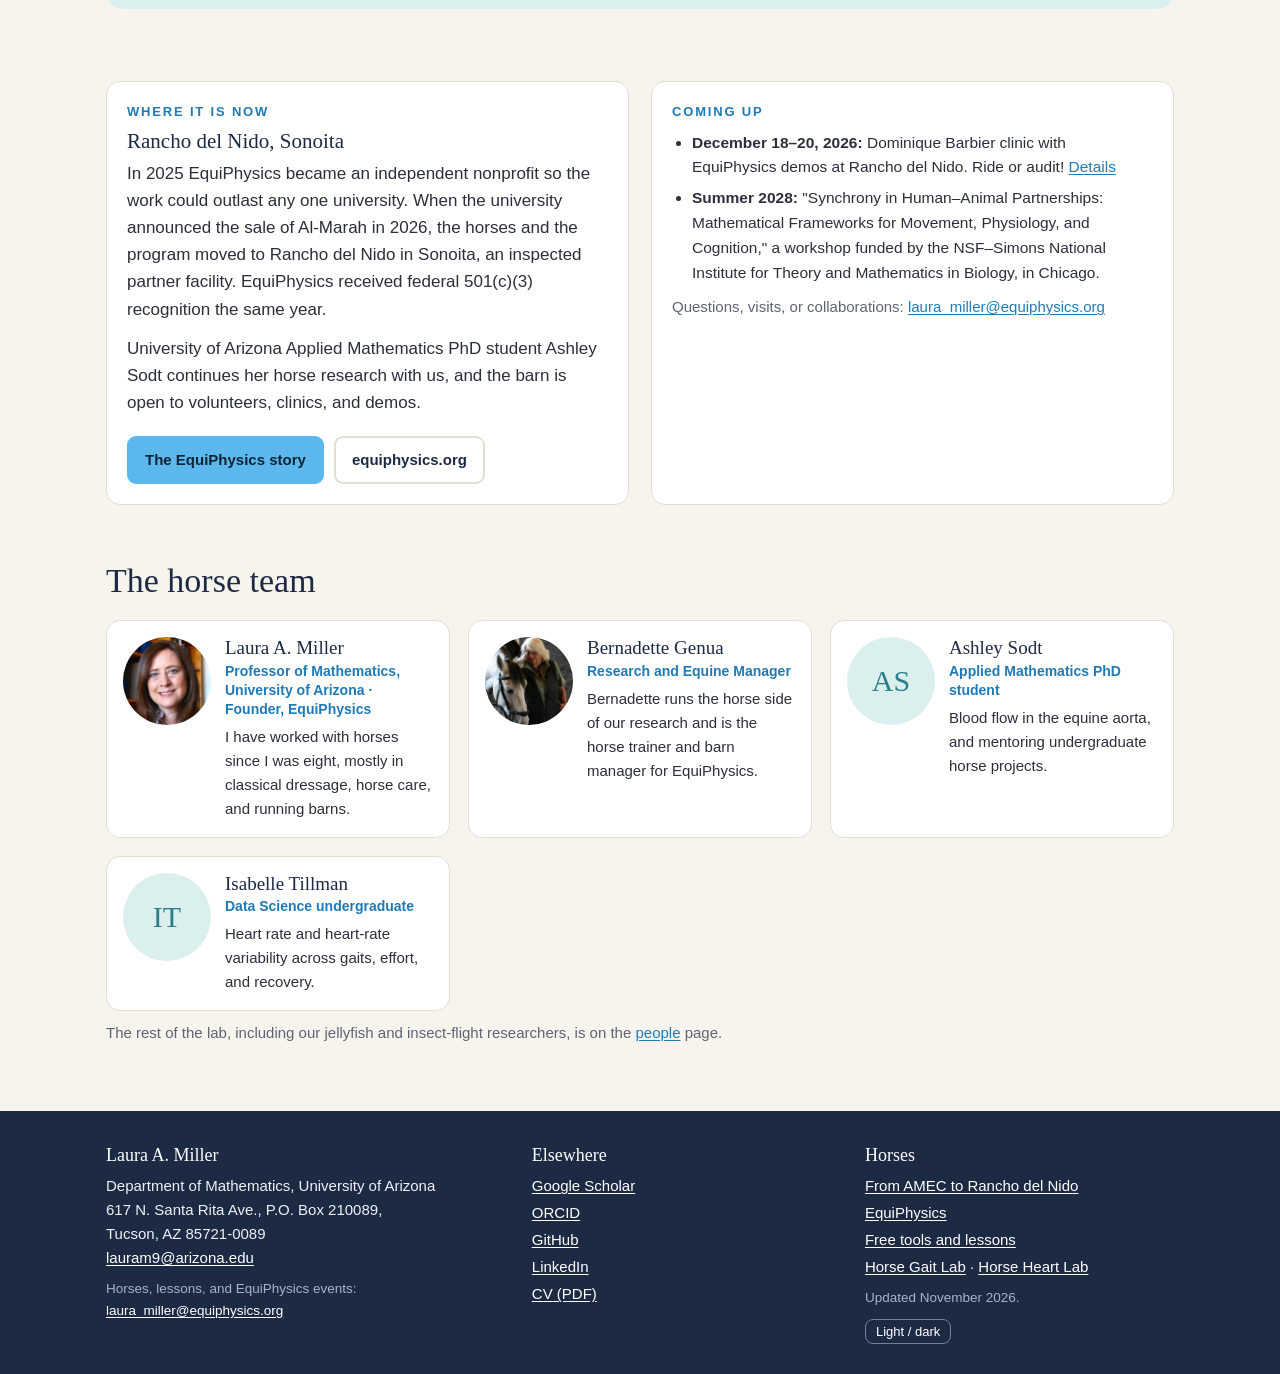
<file: horses.html>
<!doctype html>
<html lang="en">
<head>
<meta charset="utf-8">
<meta name="viewport" content="width=device-width, initial-scale=1">
<title>Equine Biomechanics: AMEC to Rancho del Nido | Laura A. Miller</title>
<meta name="description" content="Laura A. Miller's horse research began at the University of Arizona's Al-Marah Equine Center (AMEC). In 2026 it moved to Rancho del Nido in Sonoita.">
<meta property="og:title" content="Equine Biomechanics: AMEC to Rancho del Nido | Laura A. Miller">
<meta property="og:description" content="Laura A. Miller's horse research began at the University of Arizona's Al-Marah Equine Center (AMEC). In 2026 it moved to Rancho del Nido in Sonoita.">
<meta property="og:image" content="https://fairyflies9.github.io/img/share.png">
<meta property="og:image:width" content="1200">
<meta property="og:image:height" content="630">
<meta property="og:image:alt" content="Laura A. Miller, mathematical biologist, University of Arizona. Photos of Duque, a bay horse, an upside-down jellyfish, and a thrips.">
<meta property="og:type" content="website">
<meta property="og:site_name" content="Laura A. Miller, Mathematical Biologist">
<meta name="twitter:card" content="summary_large_image">
<meta property="og:url" content="https://fairyflies9.github.io/horses.html">
<link rel="icon" href="data:image/svg+xml,%3Csvg xmlns='http://www.w3.org/2000/svg' viewBox='0 0 64 64'%3E%3Crect width='64' height='64' rx='14' fill='%231d2a44'/%3E%3Ctext x='32' y='43' font-family='Georgia,serif' font-size='30' text-anchor='middle' fill='%239fd3f5'%3ELM%3C/text%3E%3C/svg%3E">
<link rel="canonical" href="https://fairyflies9.github.io/horses.html">
<link rel="stylesheet" href="style.css">
<script>try{var t=localStorage.getItem('theme');if(t)document.documentElement.setAttribute('data-theme',t);var q=new URLSearchParams(location.search),a=q.get('accent'),m=q.get('theme');if(a)document.documentElement.setAttribute('data-accent',a);if(m)document.documentElement.setAttribute('data-theme',m)}catch(e){}</script>
</head>
<body>
<a class="skip" href="#main">Skip to content</a>
<header class="site-head"><div class="wrap">
  <a class="brand" href="index.html"><b>Laura A. Miller</b><span>Miller Lab · University of Arizona</span></a>
  <nav class="main" aria-label="Main"><a href="index.html">Home</a><a href="research.html">Research</a><a href="horses.html" aria-current="page">Horses</a><a href="people.html">People</a><a href="publications.html">Publications</a><a href="teaching.html">Teaching &amp; Code</a><a href="speaking.html">Speaking &amp; Media</a><a href="cv/Laura_Miller_CV.pdf">CV</a></nav>
</div></header>
<main id="main">
<script type="application/ld+json">
{
  "@context": "https://schema.org",
  "@type": "WebPage",
  "name": "Equine biomechanics, from the Al-Marah Equine Center to Rancho del Nido",
  "url": "https://fairyflies9.github.io/horses.html",
  "about": [
    {"@type": "Thing", "name": "Equine biomechanics"},
    {"@type": "Place", "name": "Al-Marah Equine Center (AMEC)", "address": {"@type": "PostalAddress", "addressLocality": "Tucson", "addressRegion": "AZ"}},
    {"@type": "Place", "name": "Rancho del Nido", "address": {"@type": "PostalAddress", "addressLocality": "Sonoita", "addressRegion": "AZ"}}
  ],
  "author": {"@type": "Person", "name": "Laura A. Miller", "url": "https://fairyflies9.github.io/"},
  "mentions": {"@type": "NGO", "name": "EquiPhysics", "url": "https://www.equiphysics.org"}
}
</script>
<div class="page-hero"><div class="wrap">
  <div class="kicker hero-kicker">Horses</div>
  <h1>Equine biomechanics, from AMEC to Rancho del Nido</h1>
  <p>Our horse research began at the University of Arizona's Al-Marah Equine Center (AMEC) in Tucson. In 2026 the horses and the program moved to Rancho del Nido in Sonoita, Arizona, home of EquiPhysics. Here is what we study, where the work happens now, and how to join in.</p>
</div></div>

<section><div class="wrap">
  <h2>What we study</h2>
  <p class="lead">Horses are remarkable athletes, and they are partners and teachers in all of this work. We measure how they move, breathe, and pump blood, and we build mathematical models that explain what we see.</p>
  <div class="cards">
    <div class="card"><img src="img/horse-barn.jpg" alt="A bay horse in the barn" style="object-position:center 30%"><div class="body"><div class="kicker">Gait</div><h3>Movement and soundness</h3><p>Wearable inertial sensors record stride timing and symmetry. We look for asymmetries that can point to injury or training imbalances, including in off-the-track Thoroughbreds.</p></div></div>
    <div class="card"><img src="img/app-heart.jpg" alt="A horse ECG in the Horse Heart Lab app" style="object-position:top"><div class="body"><div class="kicker">Heart and breathing</div><h3>Effort and recovery</h3><p>Heart rate and heart-rate variability during exercise and rest, how breathing couples to the stride, and how horses respond to music.</p></div></div>
    <div class="card"><img src="img/tube-heart.jpg" alt="Simulated blood flow in a tube"><div class="body"><div class="kicker">Blood flow</div><h3>The athletic aorta</h3><p>Computational fluid dynamics of the horse's aorta, and the point where blood flow turns from smooth to turbulent.</p></div></div>
    <div class="card"><img src="img/app-gait.jpg" alt="The Horse Gait Lab app" style="object-position:top"><div class="body"><div class="kicker">Teaching</div><h3>Free apps and lessons</h3><p>The Horse Gait Lab and Horse Heart Lab turn our horses' data into classroom mathematics, from high school through college.</p><a class="more" href="https://equiphysics.github.io/">Tools and lessons</a></div></div>
  </div>
</div></section>

<section id="amec"><div class="wrap">
  <div class="band">
    <img src="img/al-marah.jpg" alt="Horse shelters and paddocks with mountains behind" style="height:100%;min-height:260px">
    <div>
      <div class="kicker" style="color:var(--teal)">Where it began</div>
      <h2>The Al-Marah Equine Center</h2>
      <p>In 2023 we started the Systems Biomechanics of the Horse program at the University of Arizona, at the Al-Marah Equine Center (AMEC) in Tucson. Students from mathematics, engineering, animal science, veterinary science, and data science came together around horses. They collected and analyzed data, built new tools, and learned about animal care and welfare.</p>
      <ul>
        <li>Undergraduate research teams in the Horse Science &amp; Innovation Lab, a Vertically Integrated Project.</li>
        <li>A summer REU pairing data-driven mathematics with equine science.</li>
        <li>Course-based research and the Systems Biomechanics of the Horse symposia.</li>
      </ul>
      <p>AMEC gave EquiPhysics a place to begin. I am grateful to the students, staff, volunteers, and horse people who built this work with us, and especially to the horses.</p>
    </div>
  </div>
</div></section>

<section id="rancho-del-nido"><div class="wrap">
  <div class="two">
    <div class="box">
      <div class="kicker">Where it is now</div>
      <h3>Rancho del Nido, Sonoita</h3>
      <p>In 2025 EquiPhysics became an independent nonprofit so the work could outlast any one university. When the university announced the sale of Al-Marah in 2026, the horses and the program moved to Rancho del Nido in Sonoita, an inspected partner facility. EquiPhysics received federal 501(c)(3) recognition the same year.</p>
      <p>University of Arizona Applied Mathematics PhD student Ashley Sodt continues her horse research with us, and the barn is open to volunteers, clinics, and demos.</p>
      <div class="btns"><a class="btn solid" href="https://www.equiphysics.org/about">The EquiPhysics story</a><a class="btn line" href="https://www.equiphysics.org">equiphysics.org</a></div>
    </div>
    <div class="box">
      <div class="kicker">Coming up</div>
      <ul>
        <li><b>December 18–20, 2026:</b> Dominique Barbier clinic with EquiPhysics demos at Rancho del Nido. Ride or audit! <a href="https://www.equiphysics.org/barbier-clinic-dec-2026">Details</a></li>
        <li><b>Summer 2028:</b> "Synchrony in Human–Animal Partnerships: Mathematical Frameworks for Movement, Physiology, and Cognition," a workshop funded by the NSF–Simons National Institute for Theory and Mathematics in Biology, in Chicago.</li>
      </ul>
      <p class="note">Questions, visits, or collaborations: <a href="mailto:laura_miller@equiphysics.org">laura_miller@equiphysics.org</a></p>
    </div>
  </div>
</div></section>

<section><div class="wrap">
  <h2>The horse team</h2>
  <div class="people">
    <div class="person"><img src="img/people/laura.jpg" alt="Laura A. Miller"><div><h3>Laura A. Miller</h3><div class="role">Professor of Mathematics, University of Arizona · Founder, EquiPhysics</div><p>I have worked with horses since I was eight, mostly in classical dressage, horse care, and running barns.</p></div></div>
    <div class="person"><img src="img/people/bernadette.jpg" alt="Bernadette Genua with a grey horse"><div><h3>Bernadette Genua</h3><div class="role">Research and Equine Manager</div><p>Bernadette runs the horse side of our research and is the horse trainer and barn manager for EquiPhysics.</p></div></div>
    <div class="person"><div class="avatar" aria-hidden="true">AS</div><div><h3>Ashley Sodt</h3><div class="role">Applied Mathematics PhD student</div><p>Blood flow in the equine aorta, and mentoring undergraduate horse projects.</p></div></div>
    <div class="person"><div class="avatar" aria-hidden="true">IT</div><div><h3>Isabelle Tillman</h3><div class="role">Data Science undergraduate</div><p>Heart rate and heart-rate variability across gaits, effort, and recovery.</p></div></div>
  </div>
  <p class="note">The rest of the lab, including our jellyfish and insect-flight researchers, is on the <a href="people.html">people</a> page.</p>
</div></section>

</main>
<footer><div class="wrap">
  <div>
    <b>Laura A. Miller</b>
    Department of Mathematics, University of Arizona<br>
    617 N. Santa Rita Ave., P.O. Box 210089, <span class="nowrap">Tucson, AZ 85721-0089</span><br>
    <a href="mailto:lauram9@arizona.edu">lauram9@arizona.edu</a>
    <div class="small">Horses, lessons, and EquiPhysics events: <a href="mailto:laura_miller@equiphysics.org">laura_miller@equiphysics.org</a></div>
  </div>
  <div>
    <b>Elsewhere</b>
    <ul>
      <li><a href="https://scholar.google.com/citations?user=zrKC-PcAAAAJ&amp;hl=en">Google Scholar</a></li>
      <li><a href="https://orcid.org/0000-0003-3707-9798">ORCID</a></li>
      <li><a href="https://github.com/fairyflies9">GitHub</a></li>
      <li><a href="https://www.linkedin.com/in/laura-miller-equiphysics/">LinkedIn</a></li>
      <li><a href="cv/Laura_Miller_CV.pdf">CV (PDF)</a></li>
    </ul>
  </div>
  <div>
    <b>Horses</b>
    <ul>
      <li><a href="horses.html">From AMEC to Rancho del Nido</a></li>
      <li><a href="https://www.equiphysics.org">EquiPhysics</a></li>
      <li><a href="https://equiphysics.github.io/">Free tools and lessons</a></li>
      <li><a href="https://equiphysics.github.io/web-apps/">Horse Gait Lab</a> · <a href="https://equiphysics.github.io/web-apps/heart/">Horse Heart Lab</a></li>
    </ul>
    <div class="small">Updated November 2026.</div>
    <button class="theme-btn" type="button" id="themeBtn">Light / dark</button>
  </div>
</div></footer>
<script>
(function(){var b=document.getElementById('themeBtn');if(!b)return;b.addEventListener('click',function(){
var r=document.documentElement,cur=r.getAttribute('data-theme');
if(!cur){cur=window.matchMedia('(prefers-color-scheme: dark)').matches?'dark':'light'}
var next=cur==='dark'?'light':'dark';r.setAttribute('data-theme',next);try{localStorage.setItem('theme',next)}catch(e){}});})();
</script>
</body>
</html>
</file>
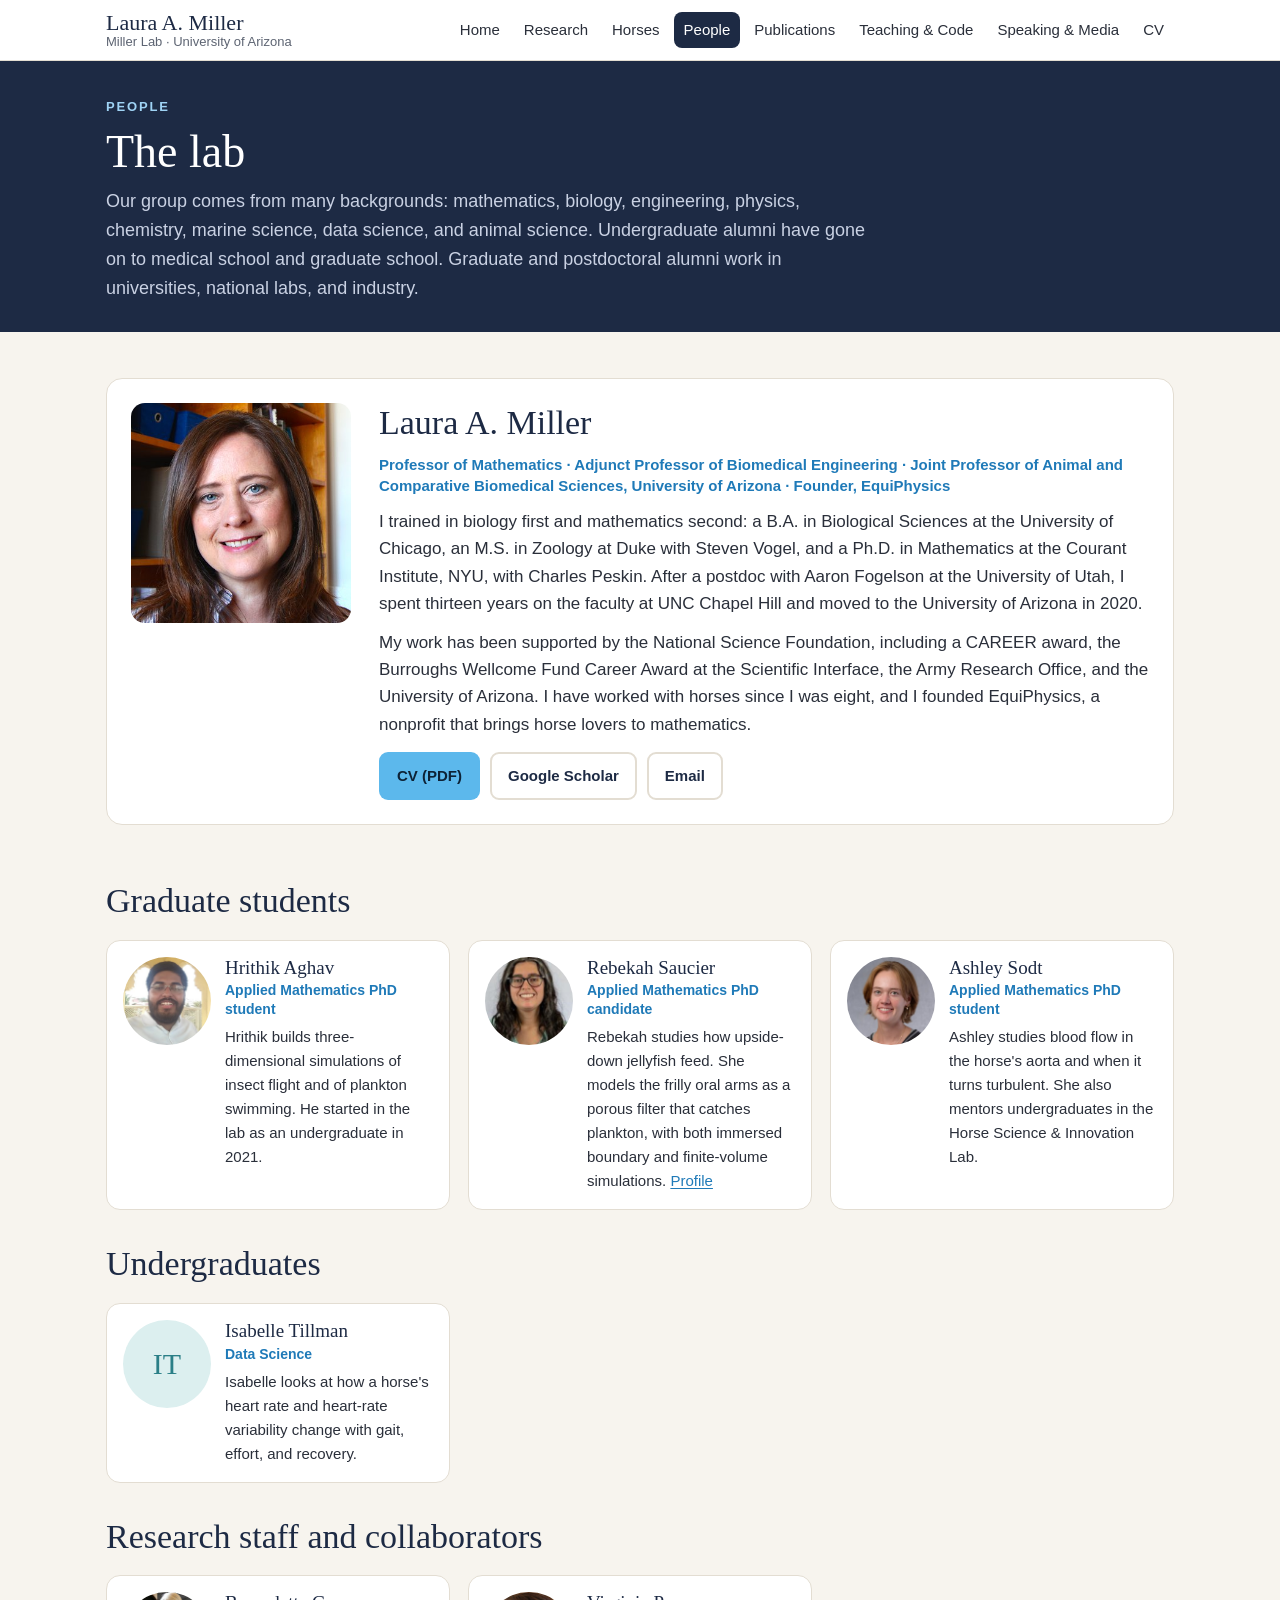
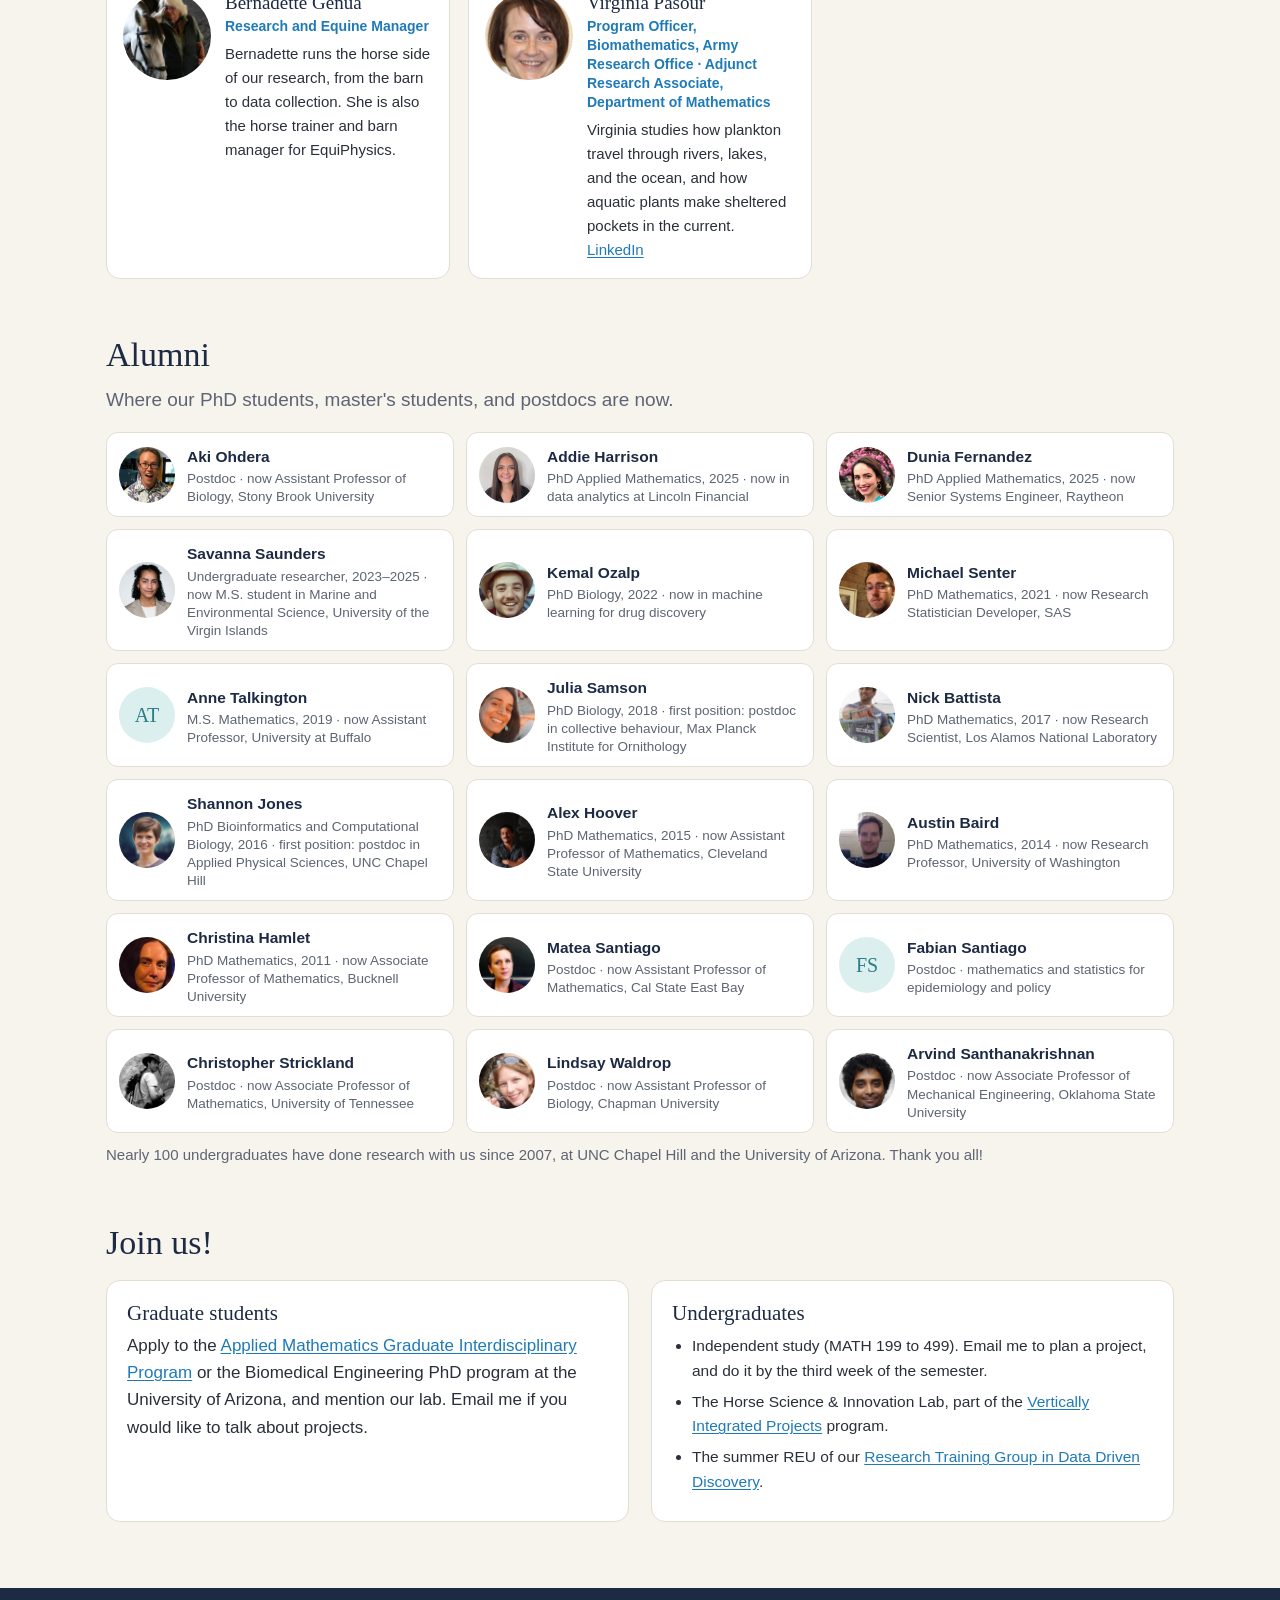
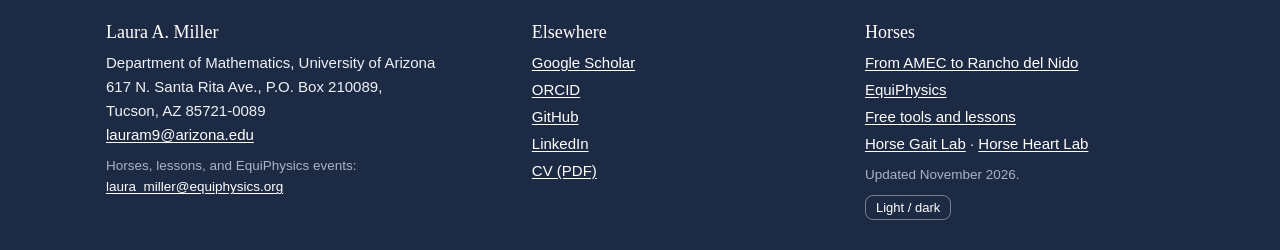
<file: people.html>
<!doctype html>
<html lang="en">
<head>
<meta charset="utf-8">
<meta name="viewport" content="width=device-width, initial-scale=1">
<title>Miller Lab People | Laura A. Miller, Mathematical Biologist</title>
<meta name="description" content="Students and collaborators in Laura A. Miller's University of Arizona lab study jellyfish, insect flight, plankton, and horses. See where alumni are now.">
<meta property="og:title" content="Miller Lab People | Laura A. Miller, Mathematical Biologist">
<meta property="og:description" content="Students and collaborators in Laura A. Miller's University of Arizona lab study jellyfish, insect flight, plankton, and horses. See where alumni are now.">
<meta property="og:image" content="https://fairyflies9.github.io/img/share.png">
<meta property="og:image:width" content="1200">
<meta property="og:image:height" content="630">
<meta property="og:image:alt" content="Laura A. Miller, mathematical biologist, University of Arizona. Photos of Duque, a bay horse, an upside-down jellyfish, and a thrips.">
<meta property="og:type" content="website">
<meta property="og:site_name" content="Laura A. Miller, Mathematical Biologist">
<meta name="twitter:card" content="summary_large_image">
<meta property="og:url" content="https://fairyflies9.github.io/people.html">
<link rel="icon" href="data:image/svg+xml,%3Csvg xmlns='http://www.w3.org/2000/svg' viewBox='0 0 64 64'%3E%3Crect width='64' height='64' rx='14' fill='%231d2a44'/%3E%3Ctext x='32' y='43' font-family='Georgia,serif' font-size='30' text-anchor='middle' fill='%239fd3f5'%3ELM%3C/text%3E%3C/svg%3E">
<link rel="canonical" href="https://fairyflies9.github.io/people.html">
<link rel="stylesheet" href="style.css">
<script>try{var t=localStorage.getItem('theme');if(t)document.documentElement.setAttribute('data-theme',t);var q=new URLSearchParams(location.search),a=q.get('accent'),m=q.get('theme');if(a)document.documentElement.setAttribute('data-accent',a);if(m)document.documentElement.setAttribute('data-theme',m)}catch(e){}</script>
</head>
<body>
<a class="skip" href="#main">Skip to content</a>
<header class="site-head"><div class="wrap">
  <a class="brand" href="index.html"><b>Laura A. Miller</b><span>Miller Lab · University of Arizona</span></a>
  <nav class="main" aria-label="Main"><a href="index.html">Home</a><a href="research.html">Research</a><a href="horses.html">Horses</a><a href="people.html" aria-current="page">People</a><a href="publications.html">Publications</a><a href="teaching.html">Teaching &amp; Code</a><a href="speaking.html">Speaking &amp; Media</a><a href="cv/Laura_Miller_CV.pdf">CV</a></nav>
</div></header>
<main id="main">
<div class="page-hero"><div class="wrap">
  <div class="kicker hero-kicker">People</div>
  <h1>The lab</h1>
  <p>Our group comes from many backgrounds: mathematics, biology, engineering, physics, chemistry, marine science, data science, and animal science. Undergraduate alumni have gone on to medical school and graduate school. Graduate and postdoctoral alumni work in universities, national labs, and industry.</p>
</div></div>

<section><div class="wrap">
  <div class="pi">
    <img src="img/people/laura.jpg" alt="Laura A. Miller, professor of mathematics and lab director">
    <div>
      <h2>Laura A. Miller</h2>
      <div class="role">Professor of Mathematics · Adjunct Professor of Biomedical Engineering · Joint Professor of Animal and Comparative Biomedical Sciences, University of Arizona · Founder, EquiPhysics</div>
      <p>I trained in biology first and mathematics second: a B.A. in Biological Sciences at the University of Chicago, an M.S. in Zoology at Duke with Steven Vogel, and a Ph.D. in Mathematics at the Courant Institute, NYU, with Charles Peskin. After a postdoc with Aaron Fogelson at the University of Utah, I spent thirteen years on the faculty at UNC Chapel Hill and moved to the University of Arizona in 2020.</p>
      <p>My work has been supported by the National Science Foundation, including a CAREER award, the Burroughs Wellcome Fund Career Award at the Scientific Interface, the Army Research Office, and the University of Arizona. I have worked with horses since I was eight, and I founded EquiPhysics, a nonprofit that brings horse lovers to mathematics.</p>
      <div class="btns" style="margin-top:14px">
        <a class="btn solid" href="cv/Laura_Miller_CV.pdf">CV (PDF)</a>
        <a class="btn line" href="https://scholar.google.com/citations?user=zrKC-PcAAAAJ&amp;hl=en">Google Scholar</a>
        <a class="btn line" href="mailto:lauram9@arizona.edu">Email</a>
      </div>
    </div>
  </div>
</div></section>

<section><div class="wrap">
  <h2>Graduate students</h2>
  <div class="people">
    <div class="person"><img src="img/people/hrithik-aghav.jpg" alt="Hrithik Aghav, graduate student"><div><h3>Hrithik Aghav</h3><div class="role">Applied Mathematics PhD student</div><p>Hrithik builds three-dimensional simulations of insect flight and of plankton swimming. He started in the lab as an undergraduate in 2021.</p></div></div>
    <div class="person"><img src="img/people/rebekah.jpg" alt="Rebekah Saucier, graduate student"><div><h3>Rebekah Saucier</h3><div class="role">Applied Mathematics PhD candidate</div><p>Rebekah studies how upside-down jellyfish feed. She models the frilly oral arms as a porous filter that catches plankton, with both immersed boundary and finite-volume simulations. <a href="https://appliedmath.arizona.edu/person/rebekah-saucier">Profile</a></p></div></div>
    <div class="person"><img src="img/people/ashley-sodt.jpg" alt="Ashley Sodt, graduate student"><div><h3>Ashley Sodt</h3><div class="role">Applied Mathematics PhD student</div><p>Ashley studies blood flow in the horse's aorta and when it turns turbulent. She also mentors undergraduates in the Horse Science &amp; Innovation Lab.</p></div></div>
  </div>

  <h2 style="margin-top:34px">Undergraduates</h2>
  <div class="people">
    <div class="person"><div class="avatar" aria-hidden="true">IT</div><div><h3>Isabelle Tillman</h3><div class="role">Data Science</div><p>Isabelle looks at how a horse's heart rate and heart-rate variability change with gait, effort, and recovery.</p></div></div>
  </div>

  <h2 style="margin-top:34px">Research staff and collaborators</h2>
  <div class="people">
    <div class="person"><img src="img/people/bernadette.jpg" alt="Bernadette Genua, research and equine manager, with a grey horse"><div><h3>Bernadette Genua</h3><div class="role">Research and Equine Manager</div><p>Bernadette runs the horse side of our research, from the barn to data collection. She is also the horse trainer and barn manager for EquiPhysics.</p></div></div>
    <div class="person"><img src="img/people/virginia.jpg" alt="Virginia Pasour, research collaborator"><div><h3>Virginia Pasour</h3><div class="role">Program Officer, Biomathematics, Army Research Office · Adjunct Research Associate, Department of Mathematics</div><p>Virginia studies how plankton travel through rivers, lakes, and the ocean, and how aquatic plants make sheltered pockets in the current. <a href="https://www.linkedin.com/in/virginia-pasour-93035a9">LinkedIn</a></p></div></div>
  </div>
</div></section>

<section id="alumni"><div class="wrap">
  <h2>Alumni</h2>
  <p class="lead">Where our PhD students, master's students, and postdocs are now.</p>
  <div class="alumni">
    <div class="alum"><img src="img/people/aki.jpg" alt="Aki Ohdera, former postdoc"><div><b>Aki Ohdera</b><span>Postdoc · now Assistant Professor of Biology, Stony Brook University</span></div></div>
    <div class="alum"><img src="img/people/addie.jpg" alt="Addie Harrison, former PhD student"><div><b>Addie Harrison</b><span>PhD Applied Mathematics, 2025 · now in data analytics at Lincoln Financial</span></div></div>
    <div class="alum"><img src="img/people/dunia.jpg" alt="Dunia Fernandez, former PhD student"><div><b>Dunia Fernandez</b><span>PhD Applied Mathematics, 2025 · now Senior Systems Engineer, Raytheon</span></div></div>
    <div class="alum"><img src="img/people/savanna.jpg" alt="Savanna Saunders, former undergraduate researcher"><div><b>Savanna Saunders</b><span>Undergraduate researcher, 2023–2025 · now M.S. student in Marine and Environmental Science, University of the Virgin Islands</span></div></div>
    <div class="alum"><img src="img/people/kemal.jpg" alt="Kemal Ozalp, former PhD student"><div><b>Kemal Ozalp</b><span>PhD Biology, 2022 · now in machine learning for drug discovery</span></div></div>
    <div class="alum"><img src="img/people/michael.jpg" alt="Michael Senter, former PhD student"><div><b>Michael Senter</b><span>PhD Mathematics, 2021 · now Research Statistician Developer, SAS</span></div></div>
    <div class="alum"><div class="avatar" aria-hidden="true">AT</div><div><b>Anne Talkington</b><span>M.S. Mathematics, 2019 · now Assistant Professor, University at Buffalo</span></div></div>
    <div class="alum"><img src="img/people/julia.jpg" alt="Julia Samson, former PhD student"><div><b>Julia Samson</b><span>PhD Biology, 2018 · first position: postdoc in collective behaviour, Max Planck Institute for Ornithology</span></div></div>
    <div class="alum"><img src="img/people/nick.jpg" alt="Nick Battista, former PhD student"><div><b>Nick Battista</b><span>PhD Mathematics, 2017 · now Research Scientist, Los Alamos National Laboratory</span></div></div>
    <div class="alum"><img src="img/people/shannon.jpg" alt="Shannon Jones, former PhD student"><div><b>Shannon Jones</b><span>PhD Bioinformatics and Computational Biology, 2016 · first position: postdoc in Applied Physical Sciences, UNC Chapel Hill</span></div></div>
    <div class="alum"><img src="img/people/alex.jpg" alt="Alex Hoover, former PhD student"><div><b>Alex Hoover</b><span>PhD Mathematics, 2015 · now Assistant Professor of Mathematics, Cleveland State University</span></div></div>
    <div class="alum"><img src="img/people/austin.jpg" alt="Austin Baird, former PhD student"><div><b>Austin Baird</b><span>PhD Mathematics, 2014 · now Research Professor, University of Washington</span></div></div>
    <div class="alum"><img src="img/people/christina.jpg" alt="Christina Hamlet, former PhD student"><div><b>Christina Hamlet</b><span>PhD Mathematics, 2011 · now Associate Professor of Mathematics, Bucknell University</span></div></div>
    <div class="alum"><img src="img/people/matea.jpg" alt="Matea Santiago, former postdoc"><div><b>Matea Santiago</b><span>Postdoc · now Assistant Professor of Mathematics, Cal State East Bay</span></div></div>
    <div class="alum"><div class="avatar" aria-hidden="true">FS</div><div><b>Fabian Santiago</b><span>Postdoc · mathematics and statistics for epidemiology and policy</span></div></div>
    <div class="alum"><img src="img/people/christopher.jpg" alt="Christopher Strickland, former postdoc"><div><b>Christopher Strickland</b><span>Postdoc · now Associate Professor of Mathematics, University of Tennessee</span></div></div>
    <div class="alum"><img src="img/people/lindsay.jpg" alt="Lindsay Waldrop, former postdoc"><div><b>Lindsay Waldrop</b><span>Postdoc · now Assistant Professor of Biology, Chapman University</span></div></div>
    <div class="alum"><img src="img/people/arvind.jpg" alt="Arvind Santhanakrishnan, former postdoc"><div><b>Arvind Santhanakrishnan</b><span>Postdoc · now Associate Professor of Mechanical Engineering, Oklahoma State University</span></div></div>
  </div>
  <p class="note">Nearly 100 undergraduates have done research with us since 2007, at UNC Chapel Hill and the University of Arizona. Thank you all!</p>
</div></section>

<section id="join"><div class="wrap">
  <h2>Join us!</h2>
  <div class="two">
    <div class="box">
      <h3>Graduate students</h3>
      <p>Apply to the <a href="https://gidp.arizona.edu/academic-programs/applied-mathematics">Applied Mathematics Graduate Interdisciplinary Program</a> or the Biomedical Engineering PhD program at the University of Arizona, and mention our lab. Email me if you would like to talk about projects.</p>
    </div>
    <div class="box">
      <h3>Undergraduates</h3>
      <ul>
        <li>Independent study (MATH 199 to 499). Email me to plan a project, and do it by the third week of the semester.</li>
        <li>The Horse Science &amp; Innovation Lab, part of the <a href="https://uavip.arizona.edu/">Vertically Integrated Projects</a> program.</li>
        <li>The summer REU of our <a href="https://sites.google.com/view/datadrivendiscovery">Research Training Group in Data Driven Discovery</a>.</li>
      </ul>
    </div>
  </div>
</div></section>

</main>
<footer><div class="wrap">
  <div>
    <b>Laura A. Miller</b>
    Department of Mathematics, University of Arizona<br>
    617 N. Santa Rita Ave., P.O. Box 210089, <span class="nowrap">Tucson, AZ 85721-0089</span><br>
    <a href="mailto:lauram9@arizona.edu">lauram9@arizona.edu</a>
    <div class="small">Horses, lessons, and EquiPhysics events: <a href="mailto:laura_miller@equiphysics.org">laura_miller@equiphysics.org</a></div>
  </div>
  <div>
    <b>Elsewhere</b>
    <ul>
      <li><a href="https://scholar.google.com/citations?user=zrKC-PcAAAAJ&amp;hl=en">Google Scholar</a></li>
      <li><a href="https://orcid.org/0000-0003-3707-9798">ORCID</a></li>
      <li><a href="https://github.com/fairyflies9">GitHub</a></li>
      <li><a href="https://www.linkedin.com/in/laura-miller-equiphysics/">LinkedIn</a></li>
      <li><a href="cv/Laura_Miller_CV.pdf">CV (PDF)</a></li>
    </ul>
  </div>
  <div>
    <b>Horses</b>
    <ul>
      <li><a href="horses.html">From AMEC to Rancho del Nido</a></li>
      <li><a href="https://www.equiphysics.org">EquiPhysics</a></li>
      <li><a href="https://equiphysics.github.io/">Free tools and lessons</a></li>
      <li><a href="https://equiphysics.github.io/web-apps/">Horse Gait Lab</a> · <a href="https://equiphysics.github.io/web-apps/heart/">Horse Heart Lab</a></li>
    </ul>
    <div class="small">Updated November 2026.</div>
    <button class="theme-btn" type="button" id="themeBtn">Light / dark</button>
  </div>
</div></footer>
<script>
(function(){var b=document.getElementById('themeBtn');if(!b)return;b.addEventListener('click',function(){
var r=document.documentElement,cur=r.getAttribute('data-theme');
if(!cur){cur=window.matchMedia('(prefers-color-scheme: dark)').matches?'dark':'light'}
var next=cur==='dark'?'light':'dark';r.setAttribute('data-theme',next);try{localStorage.setItem('theme',next)}catch(e){}});})();
</script>
</body>
</html>
</file>
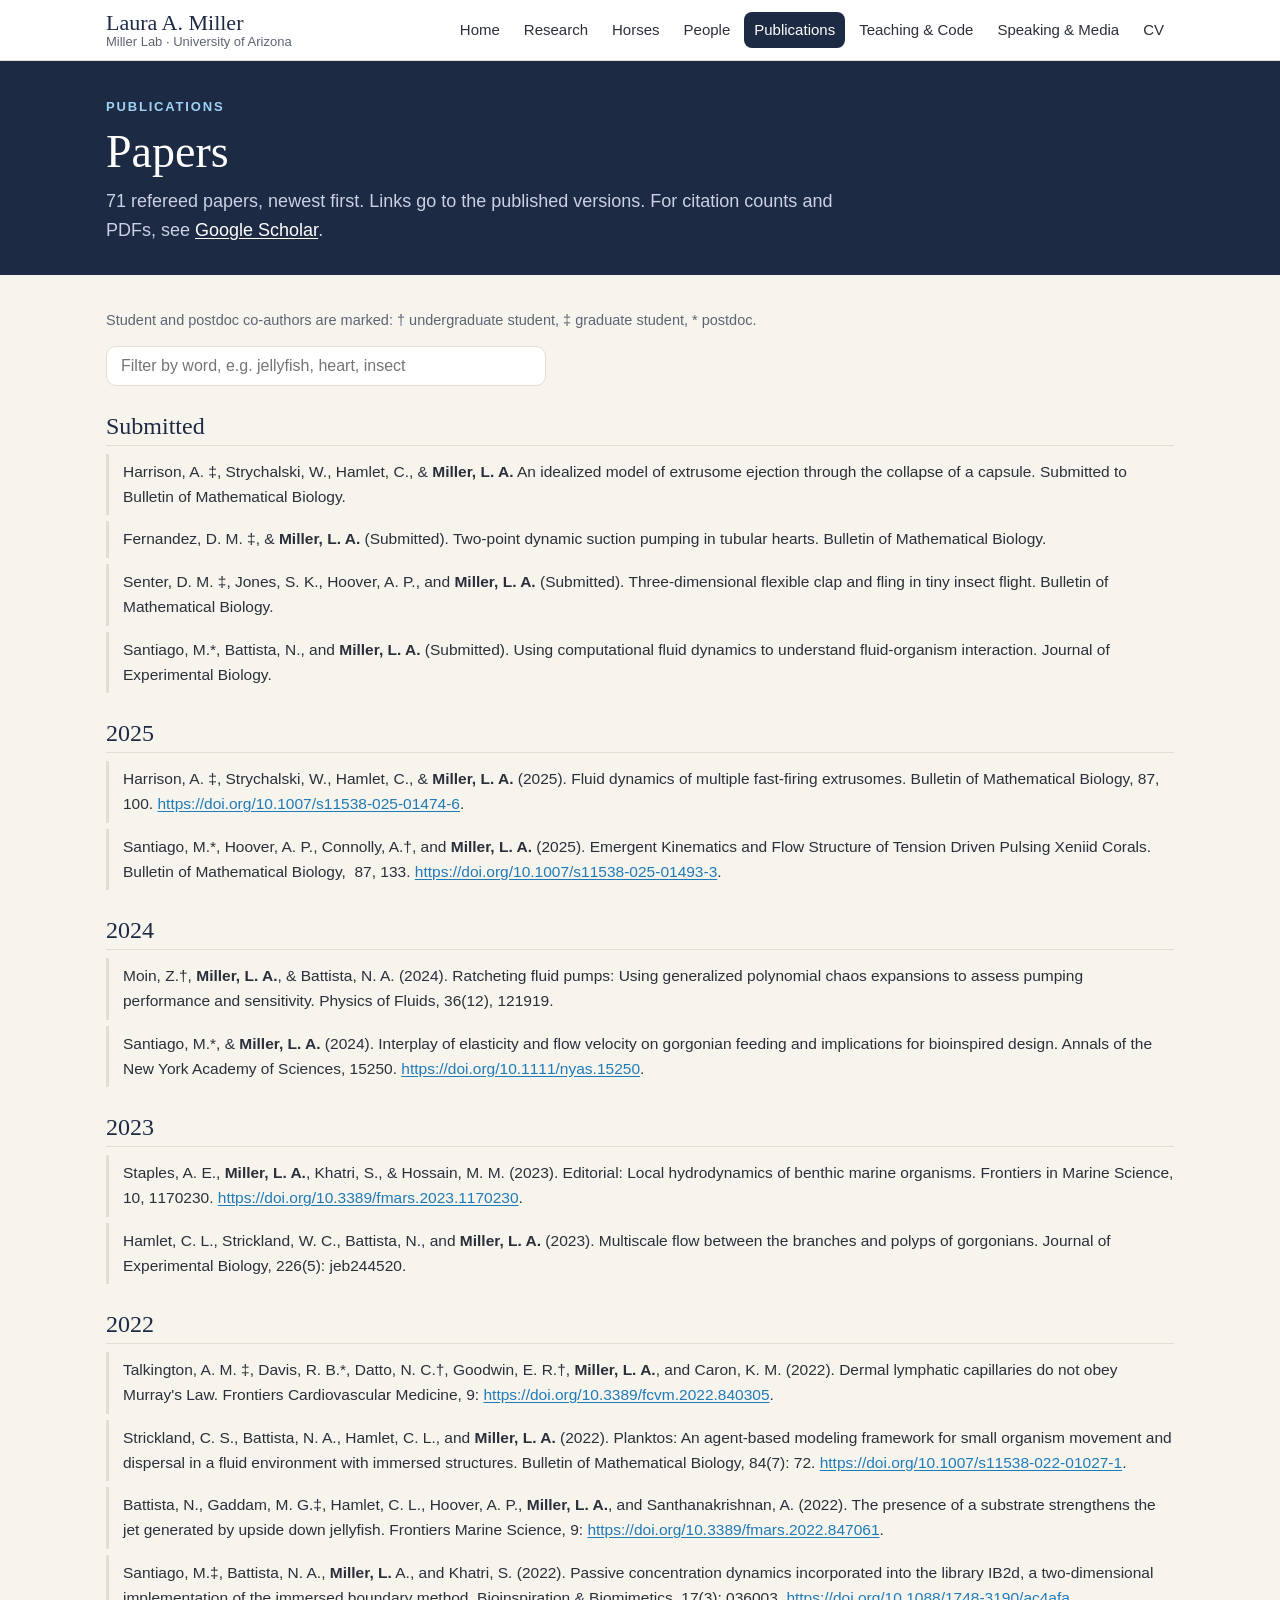
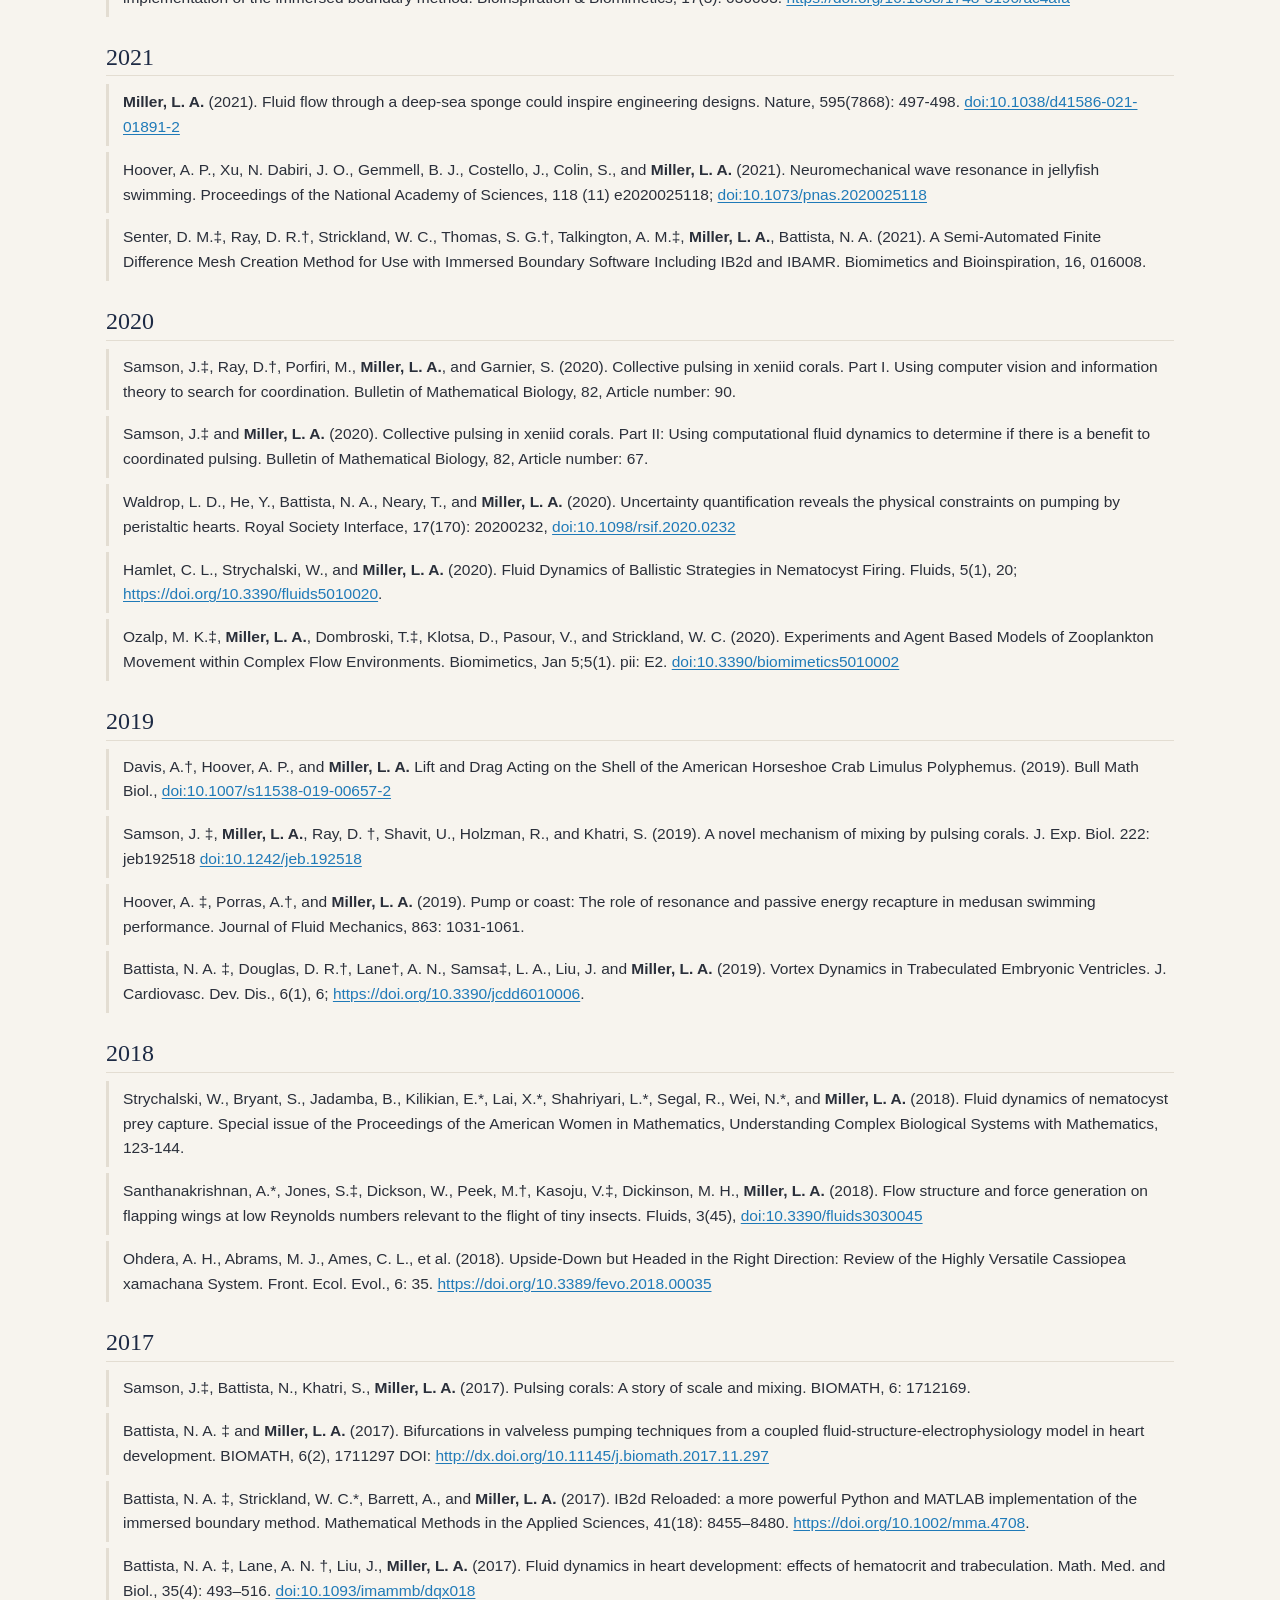
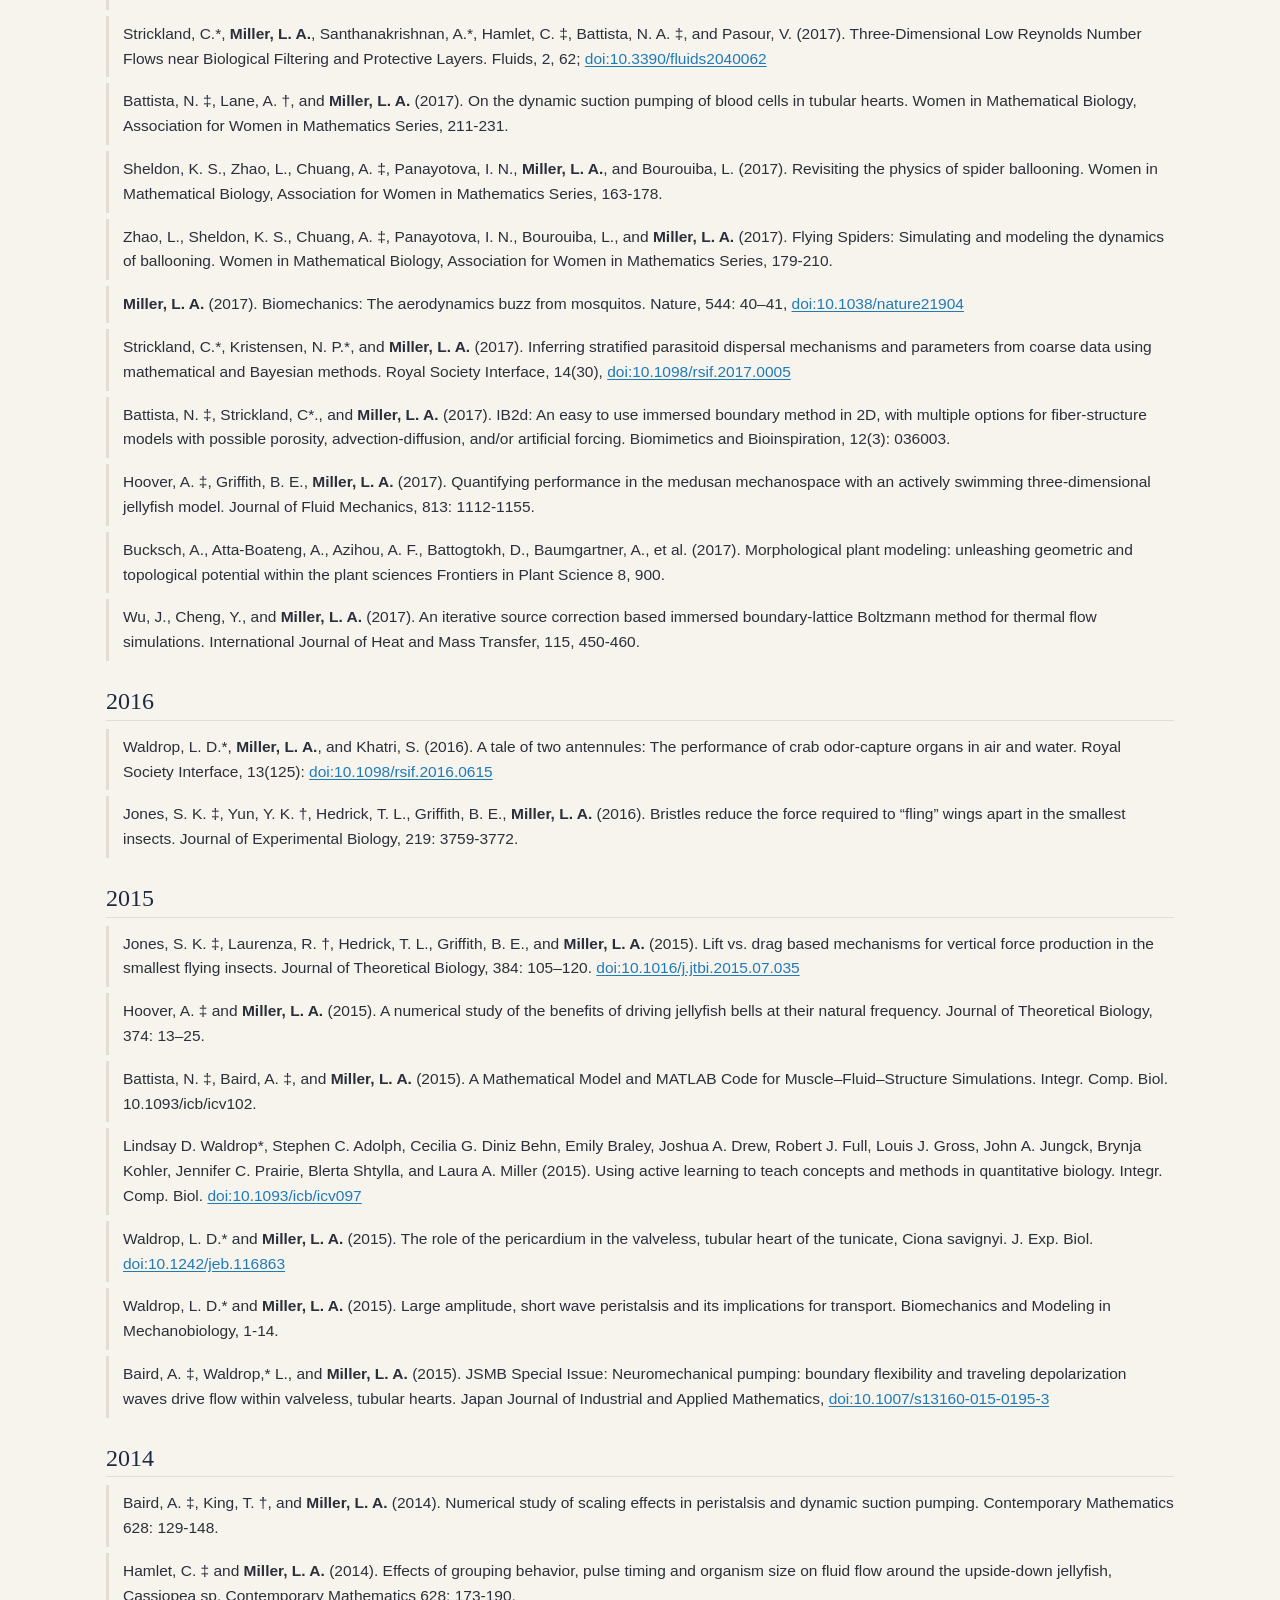
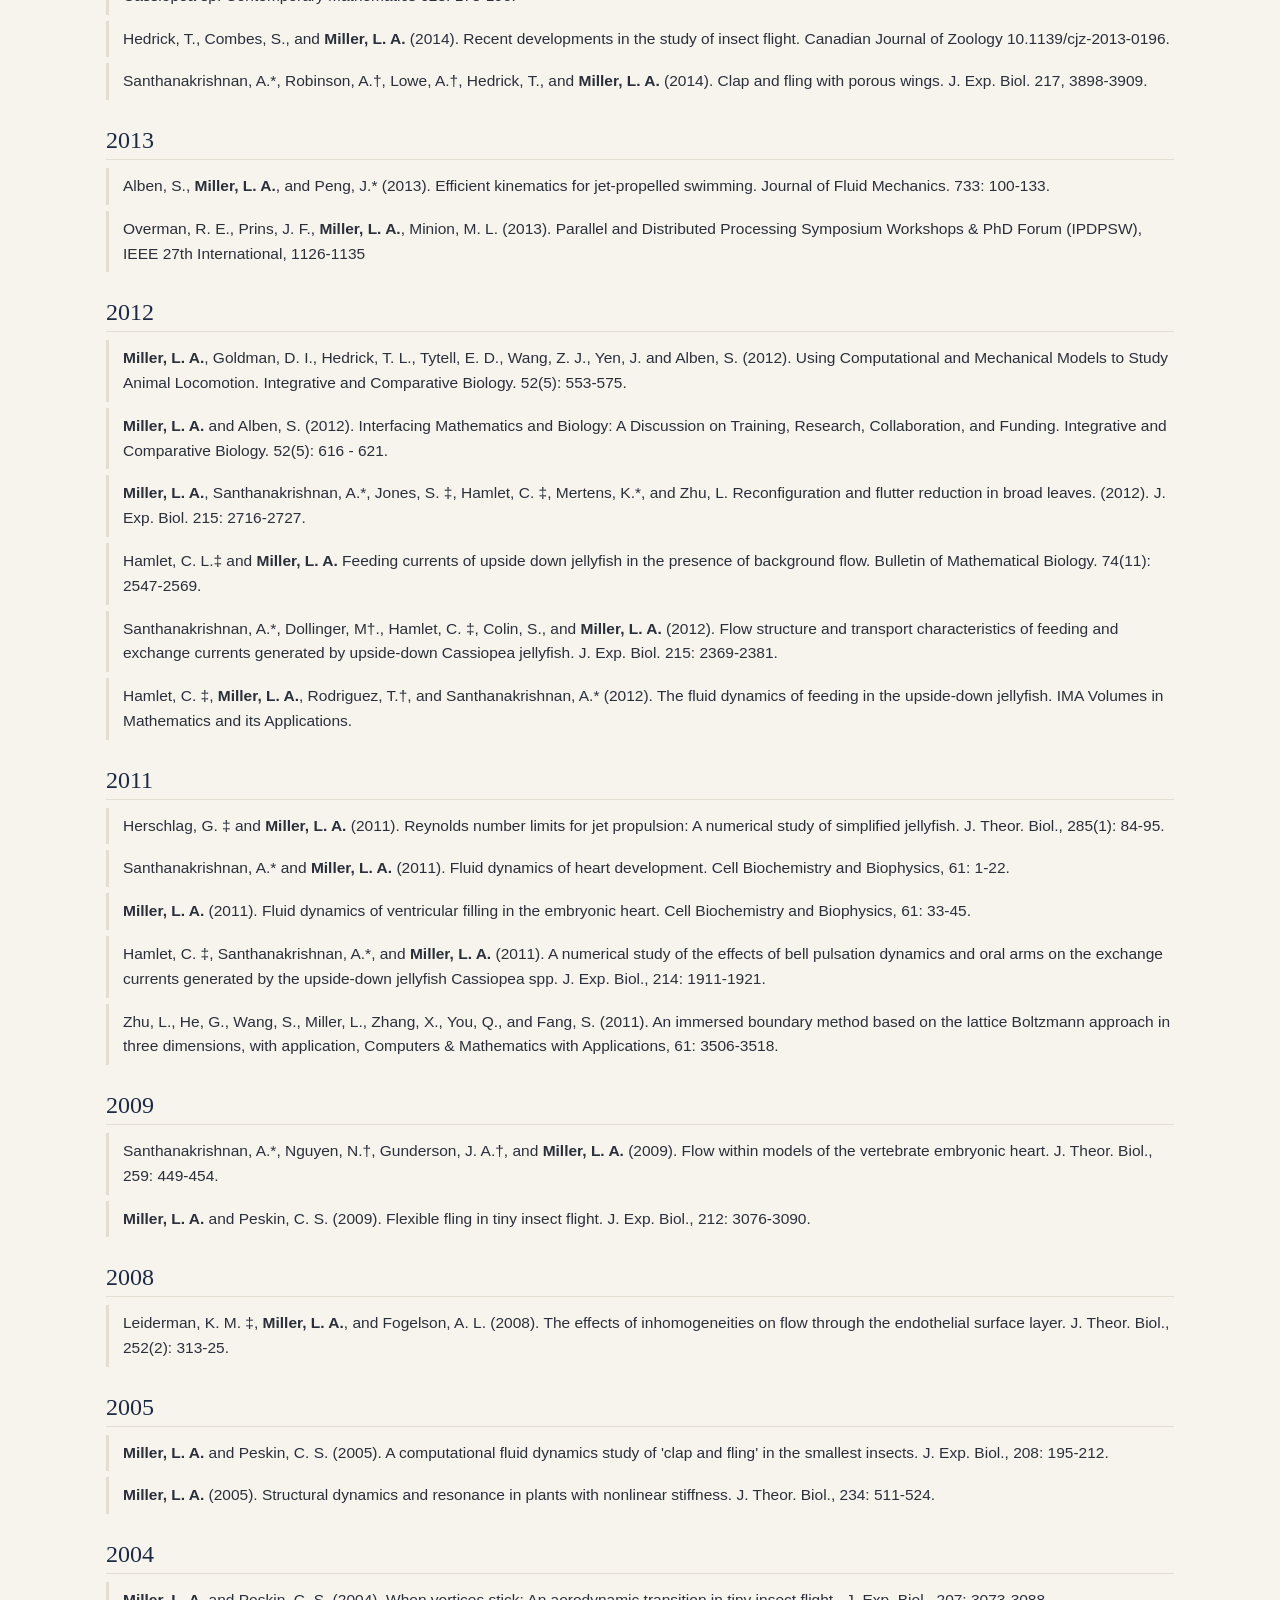
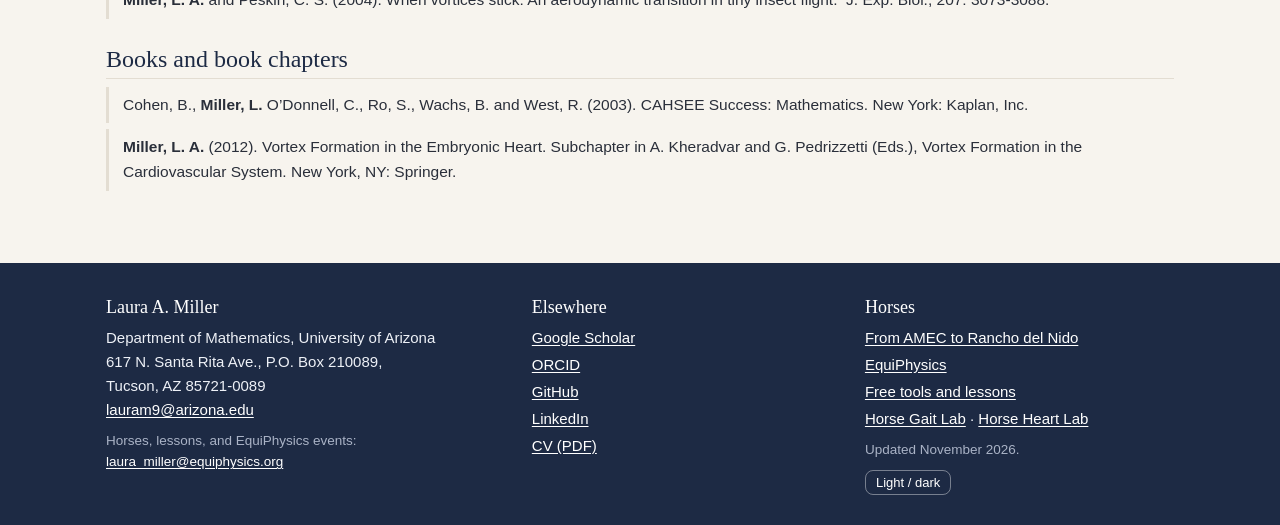
<file: publications.html>
<!doctype html>
<html lang="en">
<head>
<meta charset="utf-8">
<meta name="viewport" content="width=device-width, initial-scale=1">
<title>Publications | Laura A. Miller, Mathematical Biologist</title>
<meta name="description" content="Refereed papers by Laura A. Miller, University of Arizona, newest first: jellyfish, corals, tiny insect flight, hearts, and immersed boundary methods.">
<meta property="og:title" content="Publications | Laura A. Miller, Mathematical Biologist">
<meta property="og:description" content="Refereed papers by Laura A. Miller, University of Arizona, newest first: jellyfish, corals, tiny insect flight, hearts, and immersed boundary methods.">
<meta property="og:image" content="https://fairyflies9.github.io/img/share.png">
<meta property="og:image:width" content="1200">
<meta property="og:image:height" content="630">
<meta property="og:image:alt" content="Laura A. Miller, mathematical biologist, University of Arizona. Photos of Duque, a bay horse, an upside-down jellyfish, and a thrips.">
<meta property="og:type" content="website">
<meta property="og:site_name" content="Laura A. Miller, Mathematical Biologist">
<meta name="twitter:card" content="summary_large_image">
<meta property="og:url" content="https://fairyflies9.github.io/publications.html">
<link rel="icon" href="data:image/svg+xml,%3Csvg xmlns='http://www.w3.org/2000/svg' viewBox='0 0 64 64'%3E%3Crect width='64' height='64' rx='14' fill='%231d2a44'/%3E%3Ctext x='32' y='43' font-family='Georgia,serif' font-size='30' text-anchor='middle' fill='%239fd3f5'%3ELM%3C/text%3E%3C/svg%3E">
<link rel="canonical" href="https://fairyflies9.github.io/publications.html">
<link rel="stylesheet" href="style.css">
<script>try{var t=localStorage.getItem('theme');if(t)document.documentElement.setAttribute('data-theme',t);var q=new URLSearchParams(location.search),a=q.get('accent'),m=q.get('theme');if(a)document.documentElement.setAttribute('data-accent',a);if(m)document.documentElement.setAttribute('data-theme',m)}catch(e){}</script>
</head>
<body>
<a class="skip" href="#main">Skip to content</a>
<header class="site-head"><div class="wrap">
  <a class="brand" href="index.html"><b>Laura A. Miller</b><span>Miller Lab · University of Arizona</span></a>
  <nav class="main" aria-label="Main"><a href="index.html">Home</a><a href="research.html">Research</a><a href="horses.html">Horses</a><a href="people.html">People</a><a href="publications.html" aria-current="page">Publications</a><a href="teaching.html">Teaching &amp; Code</a><a href="speaking.html">Speaking &amp; Media</a><a href="cv/Laura_Miller_CV.pdf">CV</a></nav>
</div></header>
<main id="main">
<div class="page-hero"><div class="wrap"><div class="kicker hero-kicker">Publications</div>
<h1>Papers</h1>
<p>71 refereed papers, newest first. Links go to the published versions. For citation counts and PDFs, see <a href="https://scholar.google.com/citations?user=zrKC-PcAAAAJ&amp;hl=en" style="color:#fff">Google Scholar</a>.</p>
</div></div><section style="padding-top:26px"><div class="wrap">
<p class="legend">Student and postdoc co-authors are marked: † undergraduate student, ‡ graduate student, * postdoc.</p>
<input class="filter" id="pubFilter" type="search" placeholder="Filter by word, e.g. jellyfish, heart, insect" aria-label="Filter publications">
<p class="count" id="pubCount"></p>
<h2 class="pubyear" data-group>Submitted</h2><ol class="pubs">
<li>Harrison, A. ‡, Strychalski, W., Hamlet, C., &amp; <b>Miller, L. A.</b> An idealized model of extrusome ejection through the collapse of a capsule. Submitted to Bulletin of Mathematical Biology.</li>
<li>Fernandez, D. M. ‡, &amp; <b>Miller, L. A.</b> (Submitted). Two-point dynamic suction pumping in tubular hearts. Bulletin of Mathematical Biology.</li>
<li>Senter, D. M. ‡, Jones, S. K., Hoover, A. P., and <b>Miller, L. A.</b> (Submitted). Three-dimensional flexible clap and fling in tiny insect flight. Bulletin of Mathematical Biology.</li>
<li>Santiago, M.*, Battista, N., and <b>Miller, L. A.</b> (Submitted). Using computational fluid dynamics to understand fluid-organism interaction. Journal of Experimental Biology.</li>
</ol>
<h2 class="pubyear" data-group>2025</h2><ol class="pubs">
<li>Harrison, A. ‡, Strychalski, W., Hamlet, C., &amp; <b>Miller, L. A.</b> (2025). Fluid dynamics of multiple fast-firing extrusomes. Bulletin of Mathematical Biology, 87, 100. <a href="https://doi.org/10.1007/s11538-025-01474-6">https://doi.org/10.1007/s11538-025-01474-6</a>.</li>
<li>Santiago, M.*, Hoover, A. P., Connolly, A.†, and <b>Miller, L. A.</b> (2025). Emergent Kinematics and Flow Structure of Tension Driven Pulsing Xeniid Corals. Bulletin of Mathematical Biology,  87, 133. <a href="https://doi.org/10.1007/s11538-025-01493-3">https://doi.org/10.1007/s11538-025-01493-3</a>.</li>
</ol>
<h2 class="pubyear" data-group>2024</h2><ol class="pubs">
<li>Moin, Z.†, <b>Miller, L. A.</b>, &amp; Battista, N. A. (2024). Ratcheting fluid pumps: Using generalized polynomial chaos expansions to assess pumping performance and sensitivity. Physics of Fluids, 36(12), 121919.</li>
<li>Santiago, M.*, &amp; <b>Miller, L. A.</b> (2024). Interplay of elasticity and flow velocity on gorgonian feeding and implications for bioinspired design. Annals of the New York Academy of Sciences, 15250. <a href="https://doi.org/10.1111/nyas.15250">https://doi.org/10.1111/nyas.15250</a>.</li>
</ol>
<h2 class="pubyear" data-group>2023</h2><ol class="pubs">
<li>Staples, A. E., <b>Miller, L. A.</b>, Khatri, S., &amp; Hossain, M. M. (2023). Editorial: Local hydrodynamics of benthic marine organisms. Frontiers in Marine Science, 10, 1170230. <a href="https://doi.org/10.3389/fmars.2023.1170230">https://doi.org/10.3389/fmars.2023.1170230</a>.</li>
<li>Hamlet, C. L., Strickland, W. C., Battista, N., and <b>Miller, L. A.</b> (2023). Multiscale flow between the branches and polyps of gorgonians. Journal of Experimental Biology, 226(5): jeb244520.</li>
</ol>
<h2 class="pubyear" data-group>2022</h2><ol class="pubs">
<li>Talkington, A. M. ‡, Davis, R. B.*, Datto, N. C.†, Goodwin, E. R.†, <b>Miller, L. A.</b>, and Caron, K. M. (2022). Dermal lymphatic capillaries do not obey Murray's Law. Frontiers Cardiovascular Medicine, 9: <a href="https://doi.org/10.3389/fcvm.2022.840305">https://doi.org/10.3389/fcvm.2022.840305</a>.</li>
<li>Strickland, C. S., Battista, N. A., Hamlet, C. L., and <b>Miller, L. A.</b> (2022). Planktos: An agent-based modeling framework for small organism movement and dispersal in a fluid environment with immersed structures. Bulletin of Mathematical Biology, 84(7): 72. <a href="https://doi.org/10.1007/s11538-022-01027-1">https://doi.org/10.1007/s11538-022-01027-1</a>.</li>
<li>Battista, N., Gaddam, M. G.‡, Hamlet, C. L., Hoover, A. P., <b>Miller, L. A.</b>, and Santhanakrishnan, A. (2022). The presence of a substrate strengthens the jet generated by upside down jellyfish. Frontiers Marine Science, 9: <a href="https://doi.org/10.3389/fmars.2022.847061">https://doi.org/10.3389/fmars.2022.847061</a>.</li>
<li>Santiago, M.‡, Battista, N. A., <b>Miller, L.</b>  A., and Khatri, S. (2022). Passive concentration dynamics incorporated into the library IB2d, a two-dimensional implementation of the immersed boundary method.  Bioinspiration &amp; Biomimetics, 17(3): 036003. <a href="https://doi.org/10.1088/1748-3190/ac4afa">https://doi.org/10.1088/1748-3190/ac4afa</a></li>
</ol>
<h2 class="pubyear" data-group>2021</h2><ol class="pubs">
<li><b>Miller, L. A.</b> (2021). Fluid flow through a deep-sea sponge could inspire engineering designs. Nature, 595(7868): 497-498. <a href="https://doi.org/10.1038/d41586-021-01891-2">doi:10.1038/d41586-021-01891-2</a></li>
<li>Hoover, A. P., Xu, N. Dabiri, J. O., Gemmell, B. J., Costello, J., Colin, S., and <b>Miller, L. A.</b> (2021). Neuromechanical wave resonance in jellyfish swimming. Proceedings of the National Academy of Sciences, 118 (11) e2020025118; <a href="https://doi.org/10.1073/pnas.2020025118">doi:10.1073/pnas.2020025118</a></li>
<li>Senter, D. M.‡, Ray, D. R.†, Strickland, W. C., Thomas, S. G.†, Talkington, A. M.‡, <b>Miller, L. A.</b>, Battista, N. A. (2021). A Semi-Automated Finite Difference Mesh Creation Method for Use with Immersed Boundary Software Including IB2d and IBAMR. Biomimetics and Bioinspiration, 16, 016008.</li>
</ol>
<h2 class="pubyear" data-group>2020</h2><ol class="pubs">
<li>Samson, J.‡, Ray, D.†, Porfiri, M., <b>Miller, L. A.</b>, and Garnier, S. (2020). Collective pulsing in xeniid corals. Part I. Using computer vision and information theory to search for coordination. Bulletin of Mathematical Biology, 82, Article number: 90.</li>
<li>Samson, J.‡ and <b>Miller, L. A.</b> (2020). Collective pulsing in xeniid corals. Part II: Using computational fluid dynamics to determine if there is a benefit to coordinated pulsing. Bulletin of Mathematical Biology, 82, Article number: 67.</li>
<li>Waldrop, L. D., He, Y., Battista, N. A., Neary, T., and <b>Miller, L. A.</b> (2020). Uncertainty quantification reveals the physical constraints on pumping by peristaltic hearts. Royal Society Interface, 17(170): 20200232, <a href="https://doi.org/10.1098/rsif.2020.0232">doi:10.1098/rsif.2020.0232</a></li>
<li>Hamlet, C. L., Strychalski, W., and <b>Miller, L. A.</b> (2020). Fluid Dynamics of Ballistic Strategies in Nematocyst Firing. Fluids, 5(1), 20; <a href="https://doi.org/10.3390/fluids5010020">https://doi.org/10.3390/fluids5010020</a>.</li>
<li>Ozalp, M. K.‡, <b>Miller, L. A.</b>, Dombroski, T.‡, Klotsa, D., Pasour, V., and Strickland, W. C. (2020). Experiments and Agent Based Models of Zooplankton Movement within Complex Flow Environments. Biomimetics, Jan 5;5(1). pii: E2. <a href="https://doi.org/10.3390/biomimetics5010002">doi:10.3390/biomimetics5010002</a></li>
</ol>
<h2 class="pubyear" data-group>2019</h2><ol class="pubs">
<li>Davis, A.†, Hoover, A. P., and <b>Miller, L. A.</b> Lift and Drag Acting on the Shell of the American Horseshoe Crab Limulus Polyphemus. (2019). Bull Math Biol., <a href="https://doi.org/10.1007/s11538-019-00657-2">doi:10.1007/s11538-019-00657-2</a></li>
<li>Samson, J. ‡, <b>Miller, L. A.</b>, Ray, D. †, Shavit, U., Holzman, R., and Khatri, S. (2019). A novel mechanism of mixing by pulsing corals. J. Exp. Biol. 222: jeb192518 <a href="https://doi.org/10.1242/jeb.192518">doi:10.1242/jeb.192518</a></li>
<li>Hoover, A. ‡, Porras, A.†, and <b>Miller, L. A.</b> (2019). Pump or coast: The role of resonance and passive energy recapture in medusan swimming performance. Journal of Fluid Mechanics, 863: 1031-1061.</li>
<li>Battista, N. A. ‡, Douglas, D. R.†, Lane†, A. N., Samsa‡, L. A., Liu, J. and <b>Miller, L. A.</b> (2019). Vortex Dynamics in Trabeculated Embryonic Ventricles. J. Cardiovasc. Dev. Dis., 6(1), 6; <a href="https://doi.org/10.3390/jcdd6010006">https://doi.org/10.3390/jcdd6010006</a>.</li>
</ol>
<h2 class="pubyear" data-group>2018</h2><ol class="pubs">
<li>Strychalski, W., Bryant, S., Jadamba, B., Kilikian, E.*, Lai, X.*, Shahriyari, L.*, Segal, R., Wei, N.*, and <b>Miller, L. A.</b> (2018). Fluid dynamics of nematocyst prey capture. Special issue of the Proceedings of the American Women in Mathematics, Understanding Complex Biological Systems with Mathematics, 123-144.</li>
<li>Santhanakrishnan, A.*, Jones, S.‡, Dickson, W., Peek, M.†, Kasoju, V.‡, Dickinson, M. H., <b>Miller, L. A.</b> (2018). Flow structure and force generation on flapping wings at low Reynolds numbers relevant to the flight of tiny insects. Fluids, 3(45), <a href="https://doi.org/10.3390/fluids3030045">doi:10.3390/fluids3030045</a></li>
<li>Ohdera, A. H., Abrams, M. J., Ames, C. L., et al. (2018). Upside-Down but Headed in the Right Direction: Review of the Highly Versatile Cassiopea xamachana System. Front. Ecol. Evol., 6: 35. <a href="https://doi.org/10.3389/fevo.2018.00035">https://doi.org/10.3389/fevo.2018.00035</a></li>
</ol>
<h2 class="pubyear" data-group>2017</h2><ol class="pubs">
<li>Samson, J.‡, Battista, N., Khatri, S., <b>Miller, L. A.</b> (2017). Pulsing corals: A story of scale and mixing. BIOMATH, 6: 1712169.</li>
<li>Battista, N. A. ‡ and <b>Miller, L. A.</b> (2017). Bifurcations in valveless pumping techniques from a coupled fluid-structure-electrophysiology model in heart development. BIOMATH, 6(2), 1711297 DOI: <a href="http://dx.doi.org/10.11145/j.biomath.2017.11.297">http://dx.doi.org/10.11145/j.biomath.2017.11.297</a></li>
<li>Battista, N. A. ‡, Strickland, W. C.*, Barrett, A., and <b>Miller, L. A.</b> (2017). IB2d Reloaded: a more powerful Python and MATLAB implementation of the immersed boundary method. Mathematical Methods in the Applied Sciences, 41(18): 8455–8480. <a href="https://doi.org/10.1002/mma.4708">https://doi.org/10.1002/mma.4708</a>.</li>
<li>Battista, N. A. ‡, Lane, A. N. †, Liu, J., <b>Miller, L. A.</b> (2017). Fluid dynamics in heart development: effects of hematocrit and trabeculation. Math. Med. and Biol., 35(4): 493–516. <a href="https://doi.org/10.1093/imammb/dqx018">doi:10.1093/imammb/dqx018</a></li>
<li>Strickland, C.*, <b>Miller, L. A.</b>, Santhanakrishnan, A.*, Hamlet, C. ‡, Battista, N. A. ‡, and Pasour, V. (2017). Three-Dimensional Low Reynolds Number Flows near Biological Filtering and Protective Layers. Fluids, 2, 62; <a href="https://doi.org/10.3390/fluids2040062">doi:10.3390/fluids2040062</a></li>
<li>Battista, N. ‡, Lane, A. †, and <b>Miller, L. A.</b> (2017). On the dynamic suction pumping of blood cells in tubular hearts. Women in Mathematical Biology, Association for Women in Mathematics Series, 211-231.</li>
<li>Sheldon, K. S., Zhao, L., Chuang, A. ‡, Panayotova, I. N., <b>Miller, L. A.</b>, and Bourouiba, L. (2017). Revisiting the physics of spider ballooning. Women in Mathematical Biology, Association for Women in Mathematics Series, 163-178.</li>
<li>Zhao, L., Sheldon, K. S., Chuang, A. ‡, Panayotova, I. N., Bourouiba, L., and <b>Miller, L. A.</b> (2017).  Flying Spiders: Simulating and modeling the dynamics of ballooning.  Women in Mathematical Biology, Association for Women in Mathematics Series, 179-210.</li>
<li><b>Miller, L. A.</b> (2017). Biomechanics: The aerodynamics buzz from mosquitos. Nature, 544: 40–41, <a href="https://doi.org/10.1038/nature21904">doi:10.1038/nature21904</a></li>
<li>Strickland, C.*, Kristensen, N. P.*, and <b>Miller, L. A.</b> (2017). Inferring stratified parasitoid dispersal mechanisms and parameters from coarse data using mathematical and Bayesian methods. Royal Society Interface, 14(30), <a href="https://doi.org/10.1098/rsif.2017.0005">doi:10.1098/rsif.2017.0005</a></li>
<li>Battista, N. ‡, Strickland, C*., and <b>Miller, L. A.</b> (2017). IB2d: An easy to use immersed boundary method in 2D, with multiple options for fiber-structure models with possible porosity, advection-diffusion, and/or artificial forcing. Biomimetics and Bioinspiration, 12(3): 036003.</li>
<li>Hoover, A. ‡, Griffith, B. E., <b>Miller, L. A.</b> (2017). Quantifying performance in the medusan mechanospace with an actively swimming three-dimensional jellyfish model. Journal of Fluid Mechanics, 813: 1112-1155.</li>
<li>Bucksch, A., Atta-Boateng, A., Azihou, A. F., Battogtokh, D., Baumgartner, A., et al. (2017). Morphological plant modeling: unleashing geometric and topological potential within the plant sciences Frontiers in Plant Science 8, 900.</li>
<li>Wu, J., Cheng, Y., and <b>Miller, L. A.</b> (2017). An iterative source correction based immersed boundary-lattice Boltzmann method for thermal flow simulations. International Journal of Heat and Mass Transfer, 115, 450-460.</li>
</ol>
<h2 class="pubyear" data-group>2016</h2><ol class="pubs">
<li>Waldrop, L. D.*, <b>Miller, L. A.</b>, and Khatri, S. (2016). A tale of two antennules: The performance of crab odor-capture organs in air and water. Royal Society Interface, 13(125): <a href="https://doi.org/10.1098/rsif.2016.0615">doi:10.1098/rsif.2016.0615</a></li>
<li>Jones, S. K. ‡, Yun, Y. K. †, Hedrick, T. L., Griffith, B. E., <b>Miller, L. A.</b> (2016). Bristles reduce the force required to “fling” wings apart in the smallest insects. Journal of Experimental Biology, 219: 3759-3772.</li>
</ol>
<h2 class="pubyear" data-group>2015</h2><ol class="pubs">
<li>Jones, S. K. ‡, Laurenza, R. †, Hedrick, T. L., Griffith, B. E., and <b>Miller, L. A.</b> (2015). Lift vs. drag based mechanisms for vertical force production in the smallest flying insects. Journal of Theoretical Biology, 384: 105–120. <a href="https://doi.org/10.1016/j.jtbi.2015.07.035">doi:10.1016/j.jtbi.2015.07.035</a></li>
<li>Hoover, A. ‡ and <b>Miller, L. A.</b> (2015). A numerical study of the benefits of driving jellyfish bells at their natural frequency. Journal of Theoretical Biology, 374: 13–25.</li>
<li>Battista, N. ‡, Baird, A. ‡, and <b>Miller, L. A.</b> (2015). A Mathematical Model and MATLAB Code for Muscle–Fluid–Structure Simulations. Integr. Comp. Biol. 10.1093/icb/icv102.</li>
<li>Lindsay D. Waldrop*, Stephen C. Adolph, Cecilia G. Diniz Behn, Emily Braley, Joshua A. Drew, Robert J. Full, Louis J. Gross, John A. Jungck, Brynja Kohler, Jennifer C. Prairie, Blerta Shtylla, and Laura A. Miller (2015). Using active learning to teach concepts and methods in quantitative biology. Integr. Comp. Biol. <a href="https://doi.org/10.1093/icb/icv097">doi:10.1093/icb/icv097</a></li>
<li>Waldrop, L. D.* and <b>Miller, L. A.</b> (2015). The role of the pericardium in the valveless, tubular heart of the tunicate, Ciona savignyi. J. Exp. Biol. <a href="https://doi.org/10.1242/jeb.116863">doi:10.1242/jeb.116863</a></li>
<li>Waldrop, L. D.* and <b>Miller, L. A.</b> (2015). Large amplitude, short wave peristalsis and its implications for transport. Biomechanics and Modeling in Mechanobiology, 1-14.</li>
<li>Baird, A. ‡, Waldrop,* L., and <b>Miller, L. A.</b> (2015). JSMB Special Issue: Neuromechanical pumping: boundary flexibility and traveling depolarization waves drive flow within valveless, tubular hearts. Japan Journal of Industrial and Applied Mathematics, <a href="https://doi.org/10.1007/s13160-015-0195-3">doi:10.1007/s13160-015-0195-3</a></li>
</ol>
<h2 class="pubyear" data-group>2014</h2><ol class="pubs">
<li>Baird, A. ‡, King, T. †, and <b>Miller, L. A.</b> (2014). Numerical study of scaling effects in peristalsis and dynamic suction pumping. Contemporary Mathematics 628: 129-148.</li>
<li>Hamlet, C. ‡ and <b>Miller, L. A.</b> (2014). Effects of grouping behavior, pulse timing and organism size on fluid flow around the upside-down jellyfish, Cassiopea sp. Contemporary Mathematics 628: 173-190.</li>
<li>Hedrick, T., Combes, S., and <b>Miller, L. A.</b> (2014). Recent developments in the study of insect flight. Canadian Journal of Zoology 10.1139/cjz-2013-0196.</li>
<li>Santhanakrishnan, A.*, Robinson, A.†, Lowe, A.†, Hedrick, T., and <b>Miller, L. A.</b> (2014). Clap and fling with porous wings. J. Exp. Biol. 217, 3898-3909.</li>
</ol>
<h2 class="pubyear" data-group>2013</h2><ol class="pubs">
<li>Alben, S., <b>Miller, L. A.</b>, and Peng, J.* (2013). Efficient kinematics for jet-propelled swimming. Journal of Fluid Mechanics. 733: 100-133.</li>
<li>Overman, R. E., Prins, J. F., <b>Miller, L. A.</b>, Minion, M. L. (2013). Parallel and Distributed Processing Symposium Workshops &amp; PhD Forum (IPDPSW), IEEE 27th International, 1126-1135</li>
</ol>
<h2 class="pubyear" data-group>2012</h2><ol class="pubs">
<li><b>Miller, L. A.</b>, Goldman, D. I., Hedrick, T. L., Tytell, E. D., Wang, Z. J.,  Yen, J. and Alben, S. (2012). Using Computational and Mechanical Models to Study Animal Locomotion. Integrative and Comparative Biology. 52(5): 553-575.</li>
<li><b>Miller, L. A.</b> and Alben, S. (2012). Interfacing Mathematics and Biology: A Discussion on Training, Research, Collaboration, and Funding. Integrative and Comparative Biology. 52(5): 616 - 621.</li>
<li><b>Miller, L. A.</b>, Santhanakrishnan, A.*, Jones, S. ‡, Hamlet, C. ‡, Mertens, K.*, and Zhu, L. Reconfiguration and ﬂutter reduction in broad leaves. (2012). J. Exp. Biol. 215: 2716-2727.</li>
<li>Hamlet, C. L.‡ and <b>Miller, L. A.</b> Feeding currents of upside down jellyfish in the presence of background flow. Bulletin of Mathematical Biology. 74(11): 2547-2569.</li>
<li>Santhanakrishnan, A.*, Dollinger, M†., Hamlet, C. ‡, Colin, S., and <b>Miller, L. A.</b> (2012). Flow structure and transport characteristics of feeding and exchange currents generated by upside-down Cassiopea jellyfish. J. Exp. Biol. 215: 2369-2381.</li>
<li>Hamlet, C. ‡, <b>Miller, L. A.</b>, Rodriguez, T.†, and Santhanakrishnan, A.* (2012). The fluid dynamics of feeding in the upside-down jellyfish. IMA Volumes in Mathematics and its Applications.</li>
</ol>
<h2 class="pubyear" data-group>2011</h2><ol class="pubs">
<li>Herschlag, G. ‡ and <b>Miller, L. A.</b> (2011). Reynolds number limits for jet propulsion: A numerical study of simplified jellyfish. J. Theor. Biol., 285(1): 84-95.</li>
<li>Santhanakrishnan, A.* and <b>Miller, L. A.</b> (2011). Fluid dynamics of heart development. Cell Biochemistry and Biophysics, 61: 1-22.</li>
<li><b>Miller, L. A.</b> (2011). Fluid dynamics of ventricular filling in the embryonic heart. Cell Biochemistry and Biophysics, 61: 33-45.</li>
<li>Hamlet, C. ‡, Santhanakrishnan, A.*, and <b>Miller, L. A.</b> (2011). A numerical study of the effects of bell pulsation dynamics and oral arms on the exchange currents generated by the upside-down jellyfish Cassiopea spp. J. Exp. Biol., 214: 1911-1921.</li>
<li>Zhu, L., He, G., Wang, S., Miller, L., Zhang, X., You, Q., and Fang, S. (2011). An immersed boundary method based on the lattice Boltzmann approach in three dimensions, with application, Computers &amp; Mathematics with Applications, 61: 3506-3518.</li>
</ol>
<h2 class="pubyear" data-group>2009</h2><ol class="pubs">
<li>Santhanakrishnan, A.*, Nguyen, N.†, Gunderson, J. A.†, and <b>Miller, L. A.</b> (2009). Flow within models of the vertebrate embryonic heart. J. Theor. Biol., 259: 449-454.</li>
<li><b>Miller, L. A.</b> and Peskin, C. S. (2009). Flexible fling in tiny insect flight. J. Exp. Biol., 212: 3076-3090.</li>
</ol>
<h2 class="pubyear" data-group>2008</h2><ol class="pubs">
<li>Leiderman, K. M. ‡, <b>Miller, L. A.</b>, and Fogelson, A. L. (2008). The effects of inhomogeneities on flow through the endothelial surface layer. J. Theor. Biol., 252(2): 313-25.</li>
</ol>
<h2 class="pubyear" data-group>2005</h2><ol class="pubs">
<li><b>Miller, L. A.</b> and Peskin, C. S. (2005). A computational fluid dynamics study of 'clap and fling' in the smallest insects. J. Exp. Biol., 208: 195-212.</li>
<li><b>Miller, L. A.</b> (2005). Structural dynamics and resonance in plants with nonlinear stiffness. J. Theor. Biol., 234: 511-524.</li>
</ol>
<h2 class="pubyear" data-group>2004</h2><ol class="pubs">
<li><b>Miller, L. A.</b> and Peskin, C. S. (2004). When vortices stick: An aerodynamic transition in tiny insect flight.  J. Exp. Biol., 207: 3073-3088.</li>
</ol>
<h2 class="pubyear" data-group>Books and book chapters</h2><ol class="pubs">
<li>Cohen, B., <b>Miller, L.</b> O’Donnell, C., Ro, S., Wachs, B. and West, R. (2003). CAHSEE Success: Mathematics. New York: Kaplan, Inc.</li>
<li><b>Miller, L. A.</b> (2012). Vortex Formation in the Embryonic Heart. Subchapter in A. Kheradvar and G. Pedrizzetti (Eds.), Vortex Formation in the Cardiovascular System. New York, NY: Springer.</li>
</ol></div></section>
<script>
(function(){var f=document.getElementById('pubFilter'),c=document.getElementById('pubCount');
function run(){var q=f.value.trim().toLowerCase(),n=0;
document.querySelectorAll('ol.pubs').forEach(function(ol){var any=false;ol.querySelectorAll('li').forEach(function(li){
var show=!q||li.textContent.toLowerCase().indexOf(q)>-1;li.style.display=show?'':'none';if(show){any=true;n++}});
ol.style.display=any?'':'none';ol.previousElementSibling.style.display=any?'':'none';});
c.textContent=q?(n+' matching'):'';}
f.addEventListener('input',run);})();
</script>
</main>
<footer><div class="wrap">
  <div>
    <b>Laura A. Miller</b>
    Department of Mathematics, University of Arizona<br>
    617 N. Santa Rita Ave., P.O. Box 210089, <span class="nowrap">Tucson, AZ 85721-0089</span><br>
    <a href="mailto:lauram9@arizona.edu">lauram9@arizona.edu</a>
    <div class="small">Horses, lessons, and EquiPhysics events: <a href="mailto:laura_miller@equiphysics.org">laura_miller@equiphysics.org</a></div>
  </div>
  <div>
    <b>Elsewhere</b>
    <ul>
      <li><a href="https://scholar.google.com/citations?user=zrKC-PcAAAAJ&amp;hl=en">Google Scholar</a></li>
      <li><a href="https://orcid.org/0000-0003-3707-9798">ORCID</a></li>
      <li><a href="https://github.com/fairyflies9">GitHub</a></li>
      <li><a href="https://www.linkedin.com/in/laura-miller-equiphysics/">LinkedIn</a></li>
      <li><a href="cv/Laura_Miller_CV.pdf">CV (PDF)</a></li>
    </ul>
  </div>
  <div>
    <b>Horses</b>
    <ul>
      <li><a href="horses.html">From AMEC to Rancho del Nido</a></li>
      <li><a href="https://www.equiphysics.org">EquiPhysics</a></li>
      <li><a href="https://equiphysics.github.io/">Free tools and lessons</a></li>
      <li><a href="https://equiphysics.github.io/web-apps/">Horse Gait Lab</a> · <a href="https://equiphysics.github.io/web-apps/heart/">Horse Heart Lab</a></li>
    </ul>
    <div class="small">Updated November 2026.</div>
    <button class="theme-btn" type="button" id="themeBtn">Light / dark</button>
  </div>
</div></footer>
<script>
(function(){var b=document.getElementById('themeBtn');if(!b)return;b.addEventListener('click',function(){
var r=document.documentElement,cur=r.getAttribute('data-theme');
if(!cur){cur=window.matchMedia('(prefers-color-scheme: dark)').matches?'dark':'light'}
var next=cur==='dark'?'light':'dark';r.setAttribute('data-theme',next);try{localStorage.setItem('theme',next)}catch(e){}});})();
</script>
</body>
</html>
</file>
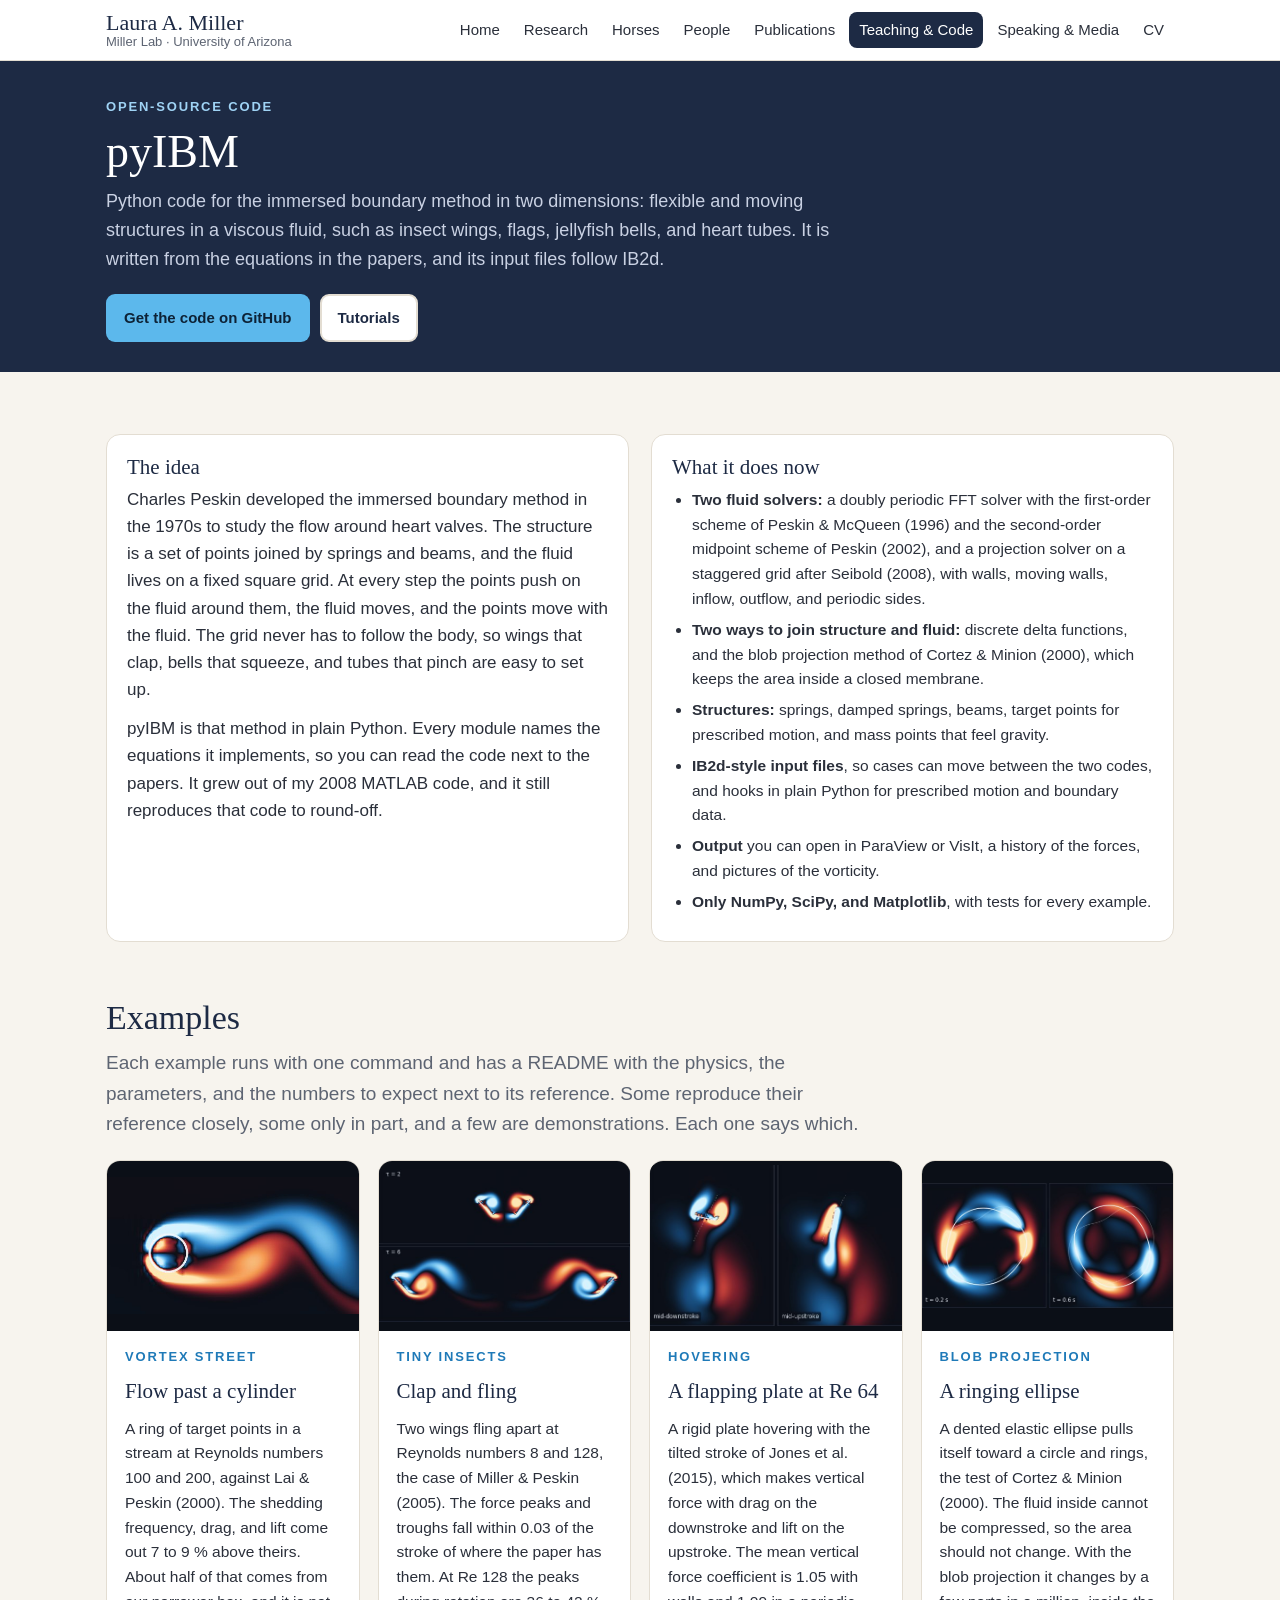
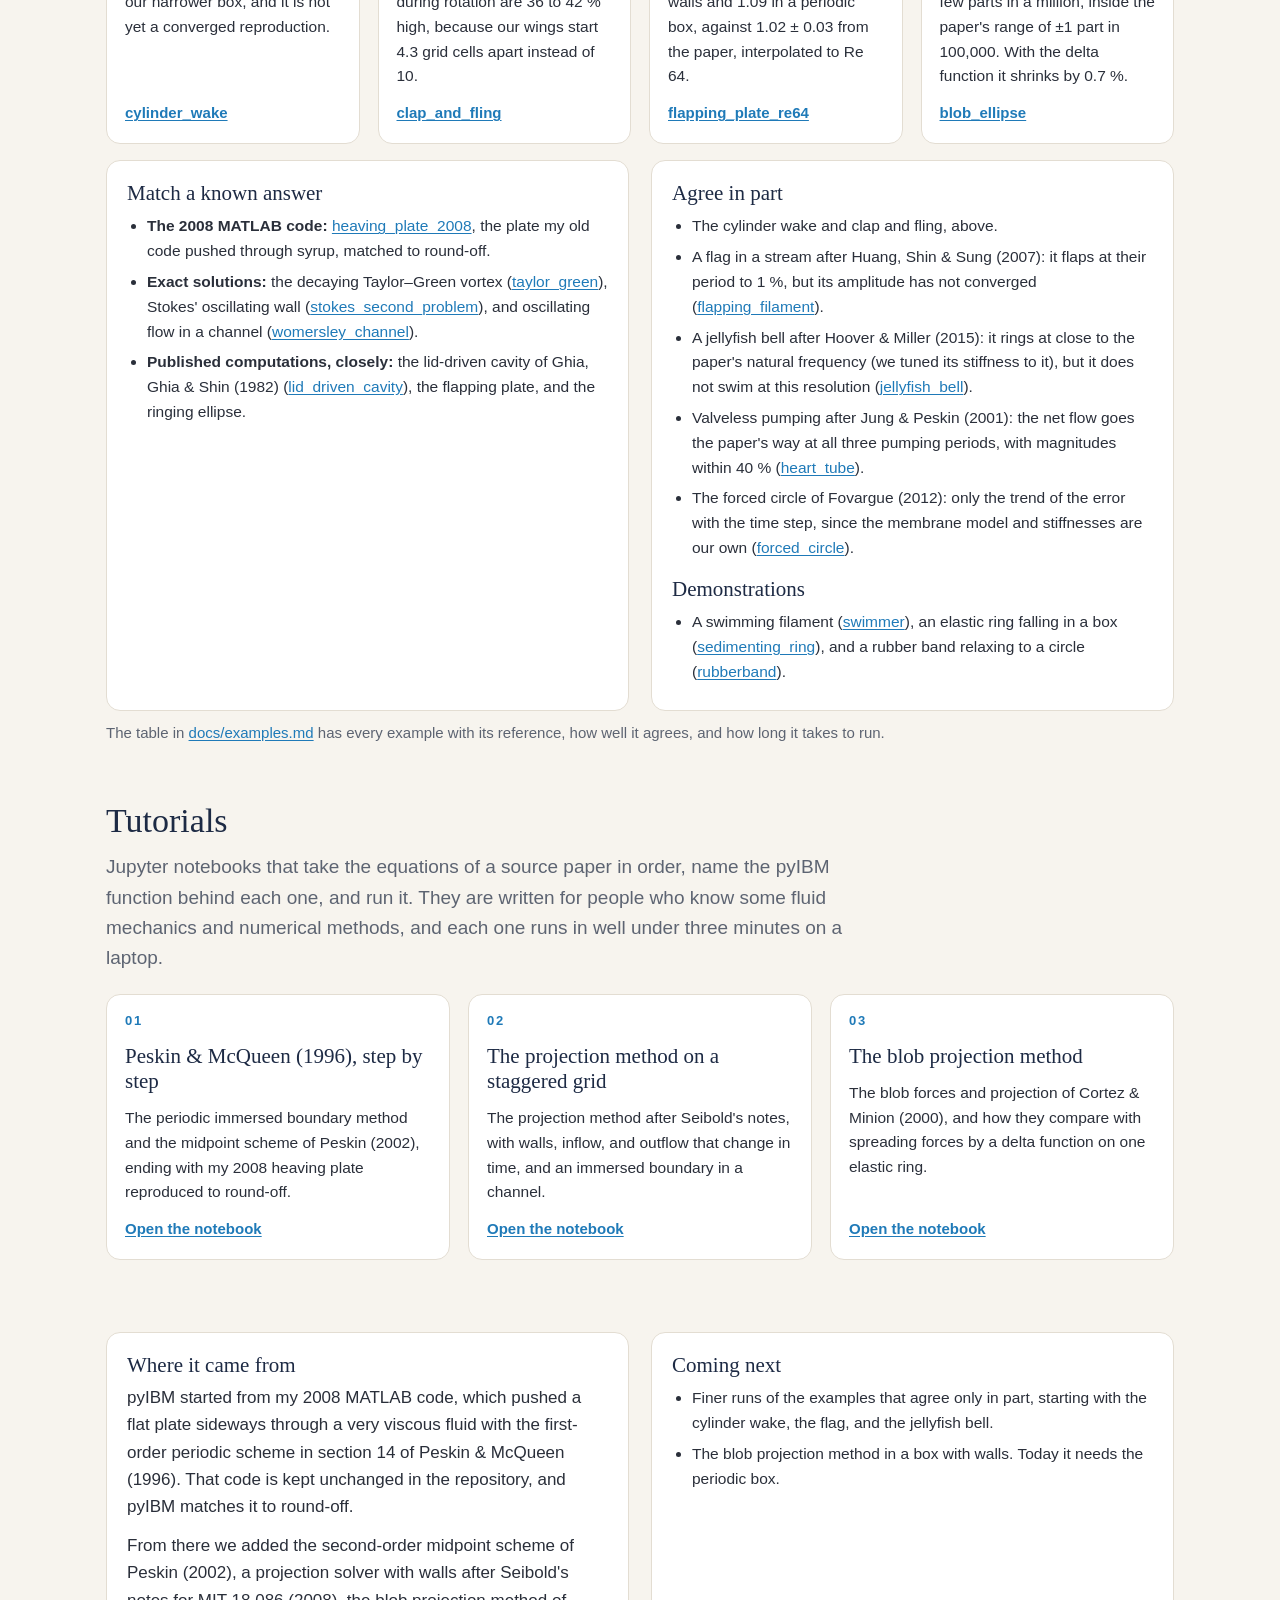
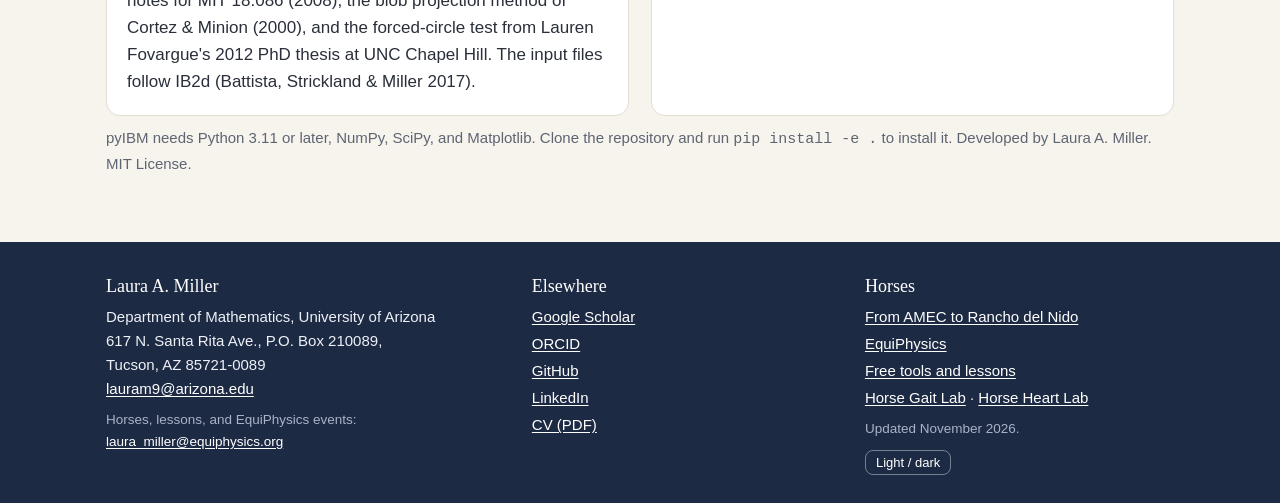
<file: pyibm.html>
<!doctype html>
<html lang="en">
<head>
<meta charset="utf-8">
<meta name="viewport" content="width=device-width, initial-scale=1">
<title>pyIBM | Laura A. Miller, Mathematical Biologist</title>
<meta name="description" content="pyIBM, open-source Python code for the immersed boundary method in two dimensions: flexible and moving structures in a viscous fluid, with IB2d-style input files, sixteen worked examples, and three tutorials.">
<meta property="og:title" content="pyIBM | Laura A. Miller, Mathematical Biologist">
<meta property="og:description" content="pyIBM, open-source Python code for the immersed boundary method in two dimensions: flexible and moving structures in a viscous fluid, with IB2d-style input files, sixteen worked examples, and three tutorials.">
<meta property="og:image" content="https://fairyflies9.github.io/img/share.png">
<meta property="og:image:width" content="1200">
<meta property="og:image:height" content="630">
<meta property="og:image:alt" content="Laura A. Miller, mathematical biologist, University of Arizona. Photos of Duque, a bay horse, an upside-down jellyfish, and a thrips.">
<meta property="og:type" content="website">
<meta property="og:site_name" content="Laura A. Miller, Mathematical Biologist">
<meta name="twitter:card" content="summary_large_image">
<meta property="og:url" content="https://fairyflies9.github.io/pyibm.html">
<link rel="icon" href="data:image/svg+xml,%3Csvg xmlns='http://www.w3.org/2000/svg' viewBox='0 0 64 64'%3E%3Crect width='64' height='64' rx='14' fill='%231d2a44'/%3E%3Ctext x='32' y='43' font-family='Georgia,serif' font-size='30' text-anchor='middle' fill='%239fd3f5'%3ELM%3C/text%3E%3C/svg%3E">
<link rel="canonical" href="https://fairyflies9.github.io/pyibm.html">
<link rel="stylesheet" href="style.css">
<script>try{var t=localStorage.getItem('theme');if(t)document.documentElement.setAttribute('data-theme',t);var q=new URLSearchParams(location.search),a=q.get('accent'),m=q.get('theme');if(a)document.documentElement.setAttribute('data-accent',a);if(m)document.documentElement.setAttribute('data-theme',m)}catch(e){}</script>
</head>
<body>
<a class="skip" href="#main">Skip to content</a>
<header class="site-head"><div class="wrap">
  <a class="brand" href="index.html"><b>Laura A. Miller</b><span>Miller Lab · University of Arizona</span></a>
  <nav class="main" aria-label="Main"><a href="index.html">Home</a><a href="research.html">Research</a><a href="horses.html">Horses</a><a href="people.html">People</a><a href="publications.html">Publications</a><a href="teaching.html" aria-current="page">Teaching &amp; Code</a><a href="speaking.html">Speaking &amp; Media</a><a href="cv/Laura_Miller_CV.pdf">CV</a></nav>
</div></header>
<main id="main">
<div class="page-hero"><div class="wrap">
  <div class="kicker hero-kicker">Open-source code</div>
  <h1>pyIBM</h1>
  <p>Python code for the immersed boundary method in two dimensions: flexible and moving structures in a viscous fluid, such as insect wings, flags, jellyfish bells, and heart tubes. It is written from the equations in the papers, and its input files follow IB2d.</p>
  <div class="btns">
    <a class="btn solid" href="https://github.com/fairyflies9/pyIBM">Get the code on GitHub</a>
    <a class="btn line" href="https://github.com/fairyflies9/pyIBM/tree/main/tutorials">Tutorials</a>
  </div>
</div></div>

<section><div class="wrap">
  <div class="two">
    <div class="box">
      <h3>The idea</h3>
      <p>Charles Peskin developed the immersed boundary method in the 1970s to study the flow around heart valves. The structure is a set of points joined by springs and beams, and the fluid lives on a fixed square grid. At every step the points push on the fluid around them, the fluid moves, and the points move with the fluid. The grid never has to follow the body, so wings that clap, bells that squeeze, and tubes that pinch are easy to set up.</p>
      <p>pyIBM is that method in plain Python. Every module names the equations it implements, so you can read the code next to the papers. It grew out of my 2008 MATLAB code, and it still reproduces that code to round-off.</p>
    </div>
    <div class="box">
      <h3>What it does now</h3>
      <ul>
        <li><b>Two fluid solvers:</b> a doubly periodic FFT solver with the first-order scheme of Peskin &amp; McQueen (1996) and the second-order midpoint scheme of Peskin (2002), and a projection solver on a staggered grid after Seibold (2008), with walls, moving walls, inflow, outflow, and periodic sides.</li>
        <li><b>Two ways to join structure and fluid:</b> discrete delta functions, and the blob projection method of Cortez &amp; Minion (2000), which keeps the area inside a closed membrane.</li>
        <li><b>Structures:</b> springs, damped springs, beams, target points for prescribed motion, and mass points that feel gravity.</li>
        <li><b>IB2d-style input files</b>, so cases can move between the two codes, and hooks in plain Python for prescribed motion and boundary data.</li>
        <li><b>Output</b> you can open in ParaView or VisIt, a history of the forces, and pictures of the vorticity.</li>
        <li><b>Only NumPy, SciPy, and Matplotlib</b>, with tests for every example.</li>
      </ul>
    </div>
  </div>
</div></section>

<section><div class="wrap">
  <h2>Examples</h2>
  <p class="lead">Each example runs with one command and has a README with the physics, the parameters, and the numbers to expect next to its reference. Some reproduce their reference closely, some only in part, and a few are demonstrations. Each one says which.</p>
  <div class="cards">
    <div class="card"><img src="img/pyibm-cylinder.jpg" alt="pyIBM simulation of the vortex street behind a circular cylinder at Reynolds number 100" style="object-fit:contain;background:#0b0f17"><div class="body"><div class="kicker">Vortex street</div><h3>Flow past a cylinder</h3><p>A ring of target points in a stream at Reynolds numbers 100 and 200, against Lai &amp; Peskin (2000). The shedding frequency, drag, and lift come out 7 to 9&nbsp;% above theirs. About half of that comes from our narrower box, and it is not yet a converged reproduction.</p><a class="more" href="https://github.com/fairyflies9/pyIBM/tree/main/examples/cylinder_wake">cylinder_wake</a></div></div>
    <div class="card"><img src="img/pyibm-clap.jpg" alt="Two rigid wings flinging apart in pyIBM, with the vortices they shed, early in the fling (top) and at the end (bottom)" style="object-fit:contain;background:#0b0f17"><div class="body"><div class="kicker">Tiny insects</div><h3>Clap and fling</h3><p>Two wings fling apart at Reynolds numbers 8 and 128, the case of Miller &amp; Peskin (2005). The force peaks and troughs fall within 0.03 of the stroke of where the paper has them. At Re 128 the peaks during rotation are 36 to 42&nbsp;% high, because our wings start 4.3 grid cells apart instead of 10.</p><a class="more" href="https://github.com/fairyflies9/pyIBM/tree/main/examples/clap_and_fling">clap_and_fling</a></div></div>
    <div class="card"><img src="img/pyibm-plate.jpg" alt="Vorticity around a rigid plate hovering with a tilted stroke, at mid-downstroke and mid-upstroke" style="object-fit:contain;background:#0b0f17"><div class="body"><div class="kicker">Hovering</div><h3>A flapping plate at Re 64</h3><p>A rigid plate hovering with the tilted stroke of Jones et al. (2015), which makes vertical force with drag on the downstroke and lift on the upstroke. The mean vertical force coefficient is 1.05 with walls and 1.09 in a periodic box, against 1.02 &plusmn; 0.03 from the paper, interpolated to Re 64.</p><a class="more" href="https://github.com/fairyflies9/pyIBM/tree/main/examples/flapping_plate_re64">flapping_plate_re64</a></div></div>
    <div class="card"><img src="img/pyibm-blob.jpg" alt="A dented elastic ellipse ringing toward a circle, with the vorticity around it at two times" style="object-fit:contain;background:#0b0f17"><div class="body"><div class="kicker">Blob projection</div><h3>A ringing ellipse</h3><p>A dented elastic ellipse pulls itself toward a circle and rings, the test of Cortez &amp; Minion (2000). The fluid inside cannot be compressed, so the area should not change. With the blob projection it changes by a few parts in a million, inside the paper's range of &plusmn;1 part in 100,000. With the delta function it shrinks by 0.7&nbsp;%.</p><a class="more" href="https://github.com/fairyflies9/pyIBM/tree/main/examples/blob_ellipse">blob_ellipse</a></div></div>
  </div>

  <div class="two">
    <div class="box">
      <h3>Match a known answer</h3>
      <ul>
        <li><b>The 2008 MATLAB code:</b> <a href="https://github.com/fairyflies9/pyIBM/tree/main/examples/heaving_plate_2008">heaving_plate_2008</a>, the plate my old code pushed through syrup, matched to round-off.</li>
        <li><b>Exact solutions:</b> the decaying Taylor&ndash;Green vortex (<a href="https://github.com/fairyflies9/pyIBM/tree/main/examples/taylor_green">taylor_green</a>), Stokes' oscillating wall (<a href="https://github.com/fairyflies9/pyIBM/tree/main/examples/stokes_second_problem">stokes_second_problem</a>), and oscillating flow in a channel (<a href="https://github.com/fairyflies9/pyIBM/tree/main/examples/womersley_channel">womersley_channel</a>).</li>
        <li><b>Published computations, closely:</b> the lid-driven cavity of Ghia, Ghia &amp; Shin (1982) (<a href="https://github.com/fairyflies9/pyIBM/tree/main/examples/lid_driven_cavity">lid_driven_cavity</a>), the flapping plate, and the ringing ellipse.</li>
      </ul>
    </div>
    <div class="box">
      <h3>Agree in part</h3>
      <ul>
        <li>The cylinder wake and clap and fling, above.</li>
        <li>A flag in a stream after Huang, Shin &amp; Sung (2007): it flaps at their period to 1&nbsp;%, but its amplitude has not converged (<a href="https://github.com/fairyflies9/pyIBM/tree/main/examples/flapping_filament">flapping_filament</a>).</li>
        <li>A jellyfish bell after Hoover &amp; Miller (2015): it rings at close to the paper's natural frequency (we tuned its stiffness to it), but it does not swim at this resolution (<a href="https://github.com/fairyflies9/pyIBM/tree/main/examples/jellyfish_bell">jellyfish_bell</a>).</li>
        <li>Valveless pumping after Jung &amp; Peskin (2001): the net flow goes the paper's way at all three pumping periods, with magnitudes within 40&nbsp;% (<a href="https://github.com/fairyflies9/pyIBM/tree/main/examples/heart_tube">heart_tube</a>).</li>
        <li>The forced circle of Fovargue (2012): only the trend of the error with the time step, since the membrane model and stiffnesses are our own (<a href="https://github.com/fairyflies9/pyIBM/tree/main/examples/forced_circle">forced_circle</a>).</li>
      </ul>
      <h3 style="margin-top:16px">Demonstrations</h3>
      <ul>
        <li>A swimming filament (<a href="https://github.com/fairyflies9/pyIBM/tree/main/examples/swimmer">swimmer</a>), an elastic ring falling in a box (<a href="https://github.com/fairyflies9/pyIBM/tree/main/examples/sedimenting_ring">sedimenting_ring</a>), and a rubber band relaxing to a circle (<a href="https://github.com/fairyflies9/pyIBM/tree/main/examples/rubberband">rubberband</a>).</li>
      </ul>
    </div>
  </div>
  <p class="note">The table in <a href="https://github.com/fairyflies9/pyIBM/blob/main/docs/examples.md">docs/examples.md</a> has every example with its reference, how well it agrees, and how long it takes to run.</p>
</div></section>

<section><div class="wrap">
  <h2>Tutorials</h2>
  <p class="lead">Jupyter notebooks that take the equations of a source paper in order, name the pyIBM function behind each one, and run it. They are written for people who know some fluid mechanics and numerical methods, and each one runs in well under three minutes on a laptop.</p>
  <div class="cards">
    <div class="card"><div class="body"><div class="kicker">01</div><h3>Peskin &amp; McQueen (1996), step by step</h3><p>The periodic immersed boundary method and the midpoint scheme of Peskin (2002), ending with my 2008 heaving plate reproduced to round-off.</p><a class="more" href="https://github.com/fairyflies9/pyIBM/tree/main/tutorials/01_peskin_mcqueen_1996_immersed_boundary.ipynb">Open the notebook</a></div></div>
    <div class="card"><div class="body"><div class="kicker">02</div><h3>The projection method on a staggered grid</h3><p>The projection method after Seibold's notes, with walls, inflow, and outflow that change in time, and an immersed boundary in a channel.</p><a class="more" href="https://github.com/fairyflies9/pyIBM/tree/main/tutorials/02_projection_method_mac_dirichlet.ipynb">Open the notebook</a></div></div>
    <div class="card"><div class="body"><div class="kicker">03</div><h3>The blob projection method</h3><p>The blob forces and projection of Cortez &amp; Minion (2000), and how they compare with spreading forces by a delta function on one elastic ring.</p><a class="more" href="https://github.com/fairyflies9/pyIBM/tree/main/tutorials/03_blob_projection_method.ipynb">Open the notebook</a></div></div>
  </div>
</div></section>

<section><div class="wrap">
  <div class="two">
    <div class="box">
      <h3>Where it came from</h3>
      <p>pyIBM started from my 2008 MATLAB code, which pushed a flat plate sideways through a very viscous fluid with the first-order periodic scheme in section 14 of Peskin &amp; McQueen (1996). That code is kept unchanged in the repository, and pyIBM matches it to round-off.</p>
      <p>From there we added the second-order midpoint scheme of Peskin (2002), a projection solver with walls after Seibold's notes for MIT 18.086 (2008), the blob projection method of Cortez &amp; Minion (2000), and the forced-circle test from Lauren Fovargue's 2012 PhD thesis at UNC Chapel Hill. The input files follow IB2d (Battista, Strickland &amp; Miller 2017).</p>
    </div>
    <div class="box">
      <h3>Coming next</h3>
      <ul>
        <li>Finer runs of the examples that agree only in part, starting with the cylinder wake, the flag, and the jellyfish bell.</li>
        <li>The blob projection method in a box with walls. Today it needs the periodic box.</li>
      </ul>
    </div>
  </div>
  <p class="note">pyIBM needs Python 3.11 or later, NumPy, SciPy, and Matplotlib. Clone the repository and run <code>pip install -e .</code> to install it. Developed by Laura A. Miller. MIT License.</p>
</div></section>

</main>
<footer><div class="wrap">
  <div>
    <b>Laura A. Miller</b>
    Department of Mathematics, University of Arizona<br>
    617 N. Santa Rita Ave., P.O. Box 210089, <span class="nowrap">Tucson, AZ 85721-0089</span><br>
    <a href="mailto:lauram9@arizona.edu">lauram9@arizona.edu</a>
    <div class="small">Horses, lessons, and EquiPhysics events: <a href="mailto:laura_miller@equiphysics.org">laura_miller@equiphysics.org</a></div>
  </div>
  <div>
    <b>Elsewhere</b>
    <ul>
      <li><a href="https://scholar.google.com/citations?user=zrKC-PcAAAAJ&amp;hl=en">Google Scholar</a></li>
      <li><a href="https://orcid.org/0000-0003-3707-9798">ORCID</a></li>
      <li><a href="https://github.com/fairyflies9">GitHub</a></li>
      <li><a href="https://www.linkedin.com/in/laura-miller-equiphysics/">LinkedIn</a></li>
      <li><a href="cv/Laura_Miller_CV.pdf">CV (PDF)</a></li>
    </ul>
  </div>
  <div>
    <b>Horses</b>
    <ul>
      <li><a href="horses.html">From AMEC to Rancho del Nido</a></li>
      <li><a href="https://www.equiphysics.org">EquiPhysics</a></li>
      <li><a href="https://equiphysics.github.io/">Free tools and lessons</a></li>
      <li><a href="https://equiphysics.github.io/web-apps/">Horse Gait Lab</a> · <a href="https://equiphysics.github.io/web-apps/heart/">Horse Heart Lab</a></li>
    </ul>
    <div class="small">Updated November 2026.</div>
    <button class="theme-btn" type="button" id="themeBtn">Light / dark</button>
  </div>
</div></footer>
<script>
(function(){var b=document.getElementById('themeBtn');if(!b)return;b.addEventListener('click',function(){
var r=document.documentElement,cur=r.getAttribute('data-theme');
if(!cur){cur=window.matchMedia('(prefers-color-scheme: dark)').matches?'dark':'light'}
var next=cur==='dark'?'light':'dark';r.setAttribute('data-theme',next);try{localStorage.setItem('theme',next)}catch(e){}});})();
</script>
</body>
</html>
</file>
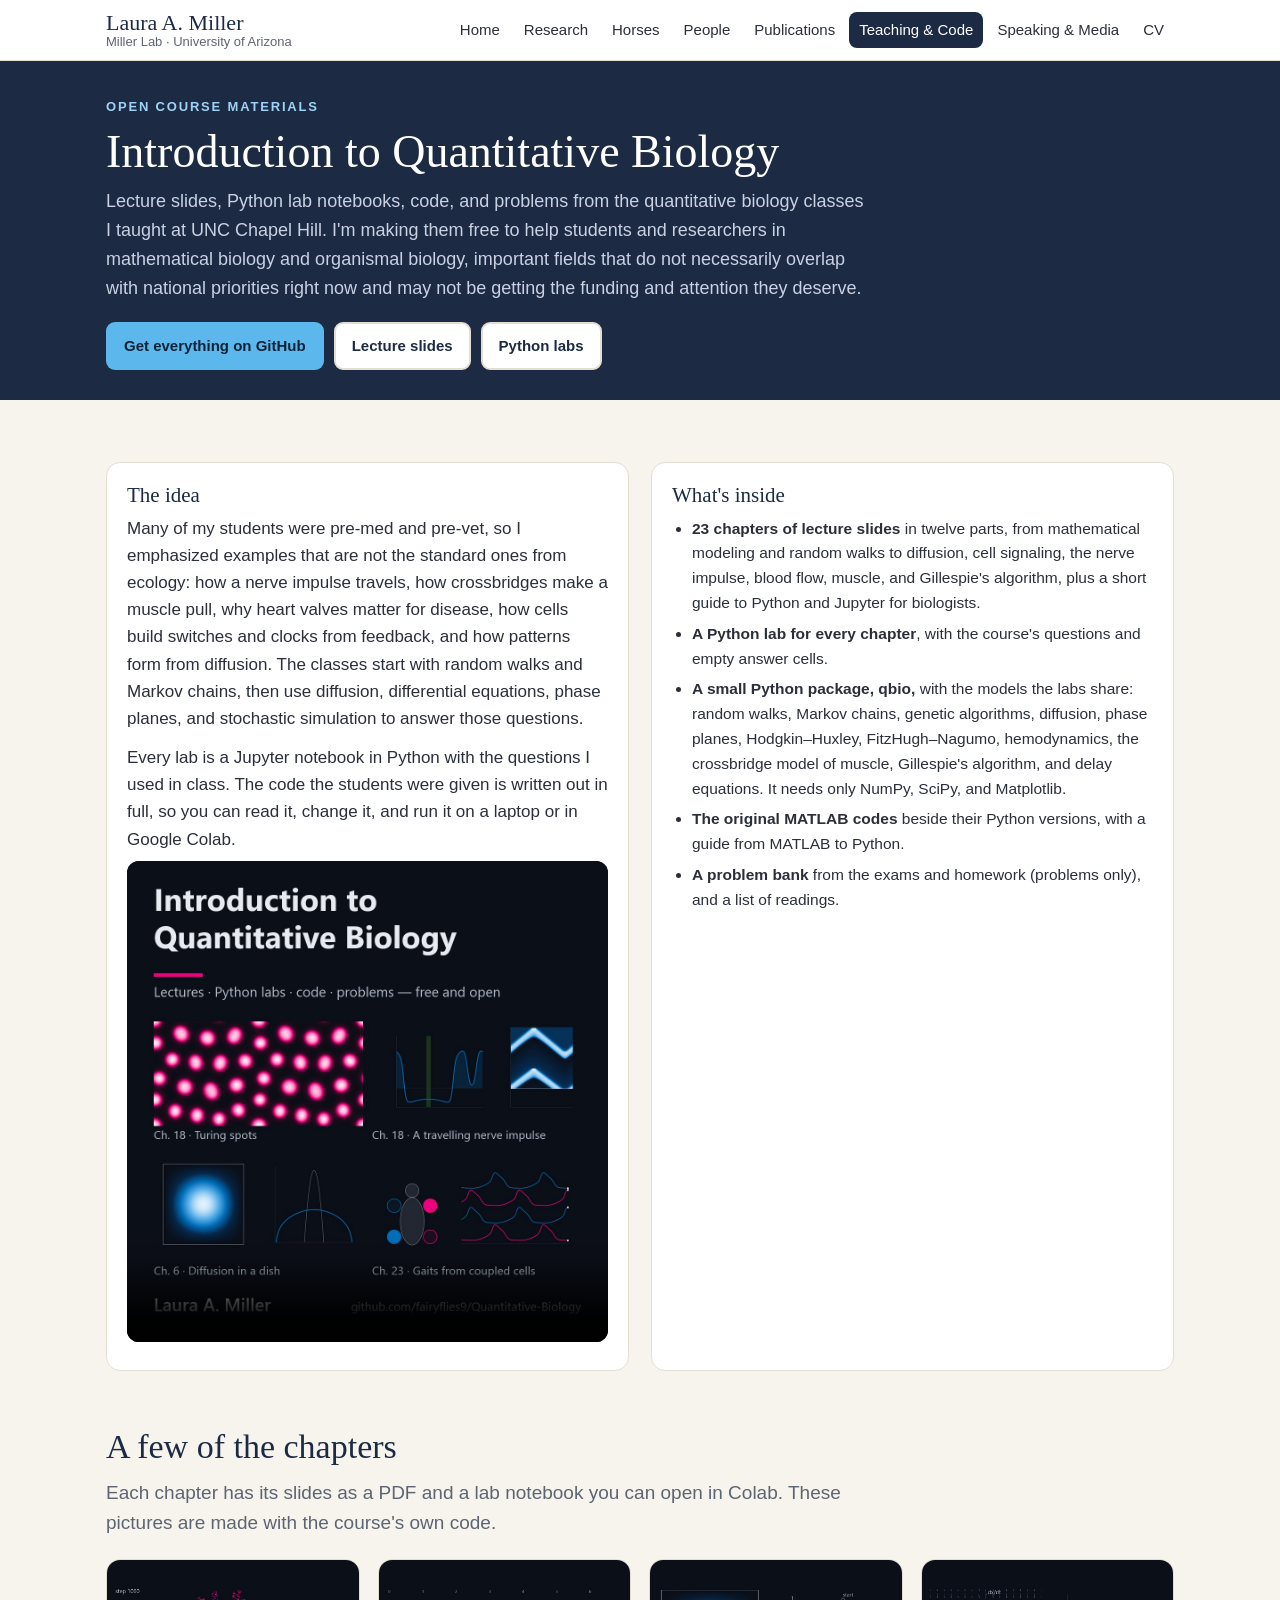
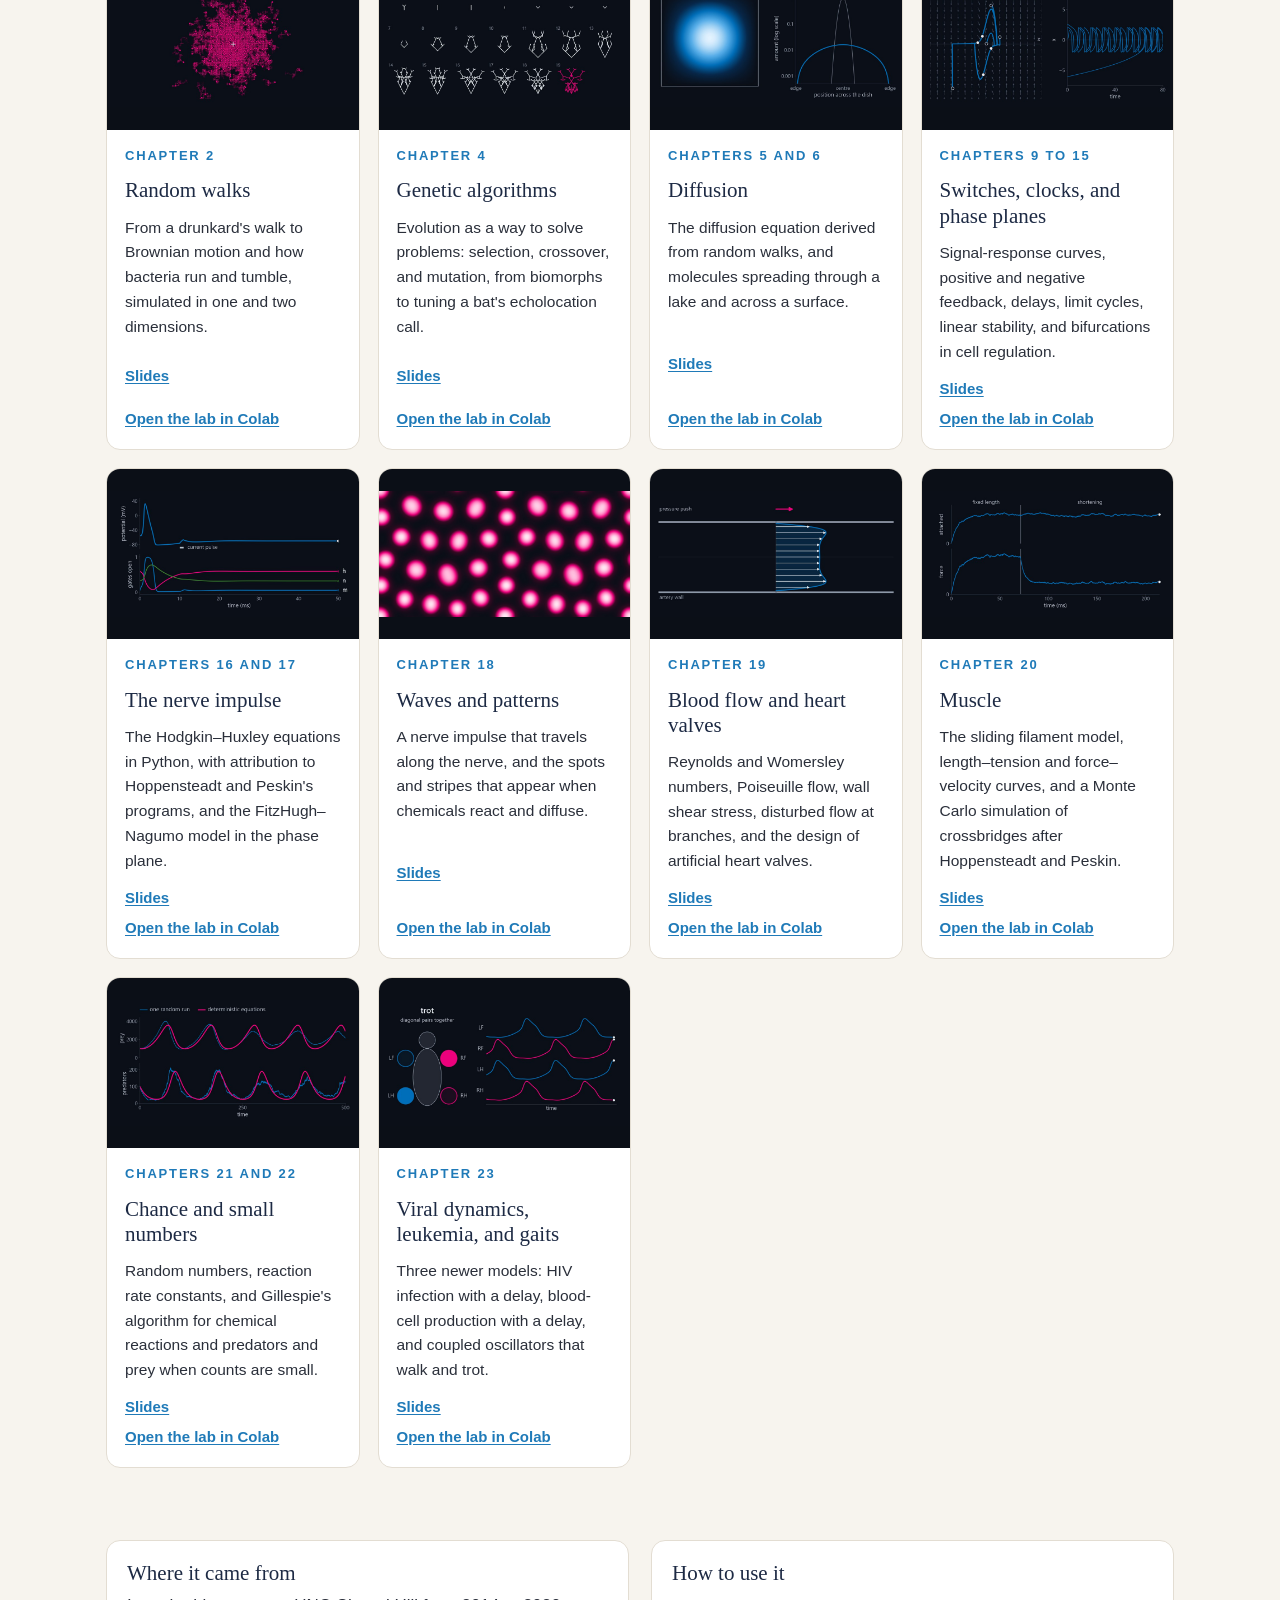
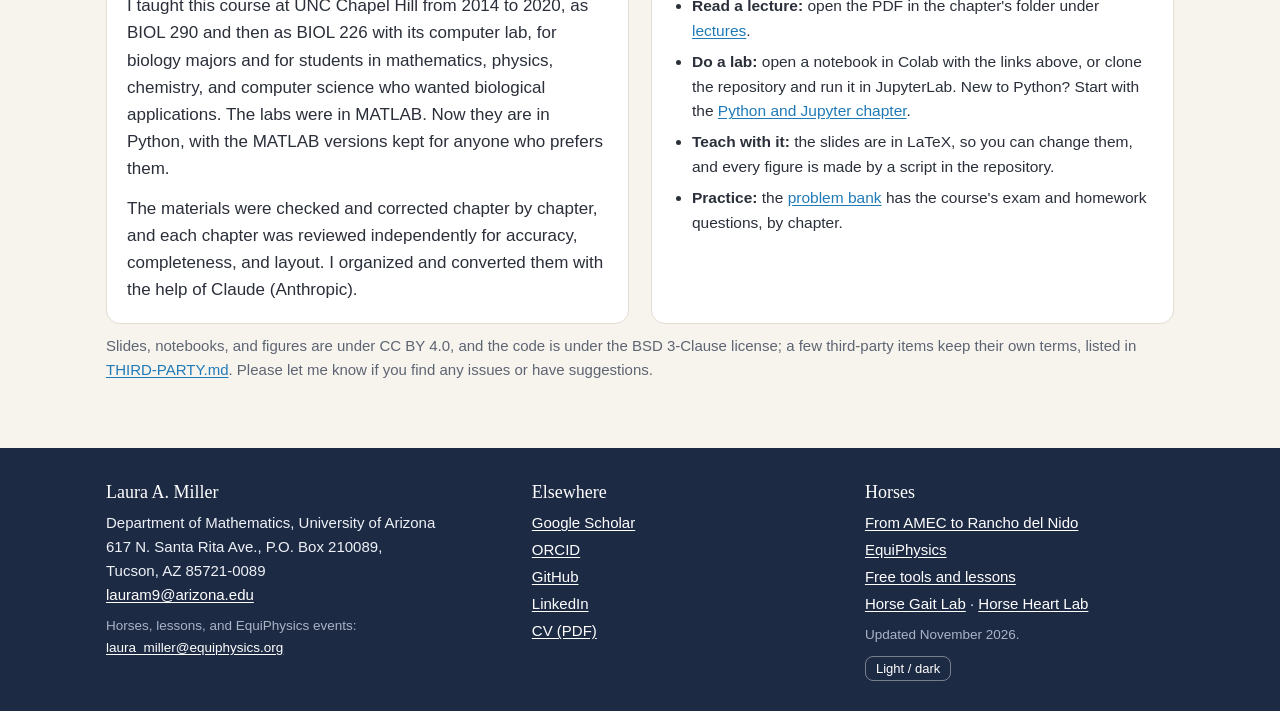
<file: qbio.html>
<!doctype html>
<html lang="en">
<head>
<meta charset="utf-8">
<meta name="viewport" content="width=device-width, initial-scale=1">
<title>Introduction to Quantitative Biology | Laura A. Miller, Mathematical Biologist</title>
<meta name="description" content="Introduction to Quantitative Biology: free lecture slides, Python lab notebooks, code, and problems from Laura A. Miller's quantitative biology classes, with examples from nerves, muscle, blood flow, gene networks, and animal gaits.">
<meta property="og:title" content="Introduction to Quantitative Biology | Laura A. Miller, Mathematical Biologist">
<meta property="og:description" content="Introduction to Quantitative Biology: free lecture slides, Python lab notebooks, code, and problems from Laura A. Miller's quantitative biology classes, with examples from nerves, muscle, blood flow, gene networks, and animal gaits.">
<meta property="og:image" content="https://fairyflies9.github.io/img/share.png">
<meta property="og:image:width" content="1200">
<meta property="og:image:height" content="630">
<meta property="og:image:alt" content="Laura A. Miller, mathematical biologist, University of Arizona. Photos of Duque, a bay horse, an upside-down jellyfish, and a thrips.">
<meta property="og:type" content="website">
<meta property="og:site_name" content="Laura A. Miller, Mathematical Biologist">
<meta name="twitter:card" content="summary_large_image">
<meta property="og:url" content="https://fairyflies9.github.io/qbio.html">
<link rel="icon" href="data:image/svg+xml,%3Csvg xmlns='http://www.w3.org/2000/svg' viewBox='0 0 64 64'%3E%3Crect width='64' height='64' rx='14' fill='%231d2a44'/%3E%3Ctext x='32' y='43' font-family='Georgia,serif' font-size='30' text-anchor='middle' fill='%239fd3f5'%3ELM%3C/text%3E%3C/svg%3E">
<link rel="canonical" href="https://fairyflies9.github.io/qbio.html">
<link rel="stylesheet" href="style.css">
<script>try{var t=localStorage.getItem('theme');if(t)document.documentElement.setAttribute('data-theme',t);var q=new URLSearchParams(location.search),a=q.get('accent'),m=q.get('theme');if(a)document.documentElement.setAttribute('data-accent',a);if(m)document.documentElement.setAttribute('data-theme',m)}catch(e){}</script>
</head>
<body>
<a class="skip" href="#main">Skip to content</a>
<header class="site-head"><div class="wrap">
  <a class="brand" href="index.html"><b>Laura A. Miller</b><span>Miller Lab · University of Arizona</span></a>
  <nav class="main" aria-label="Main"><a href="index.html">Home</a><a href="research.html">Research</a><a href="horses.html">Horses</a><a href="people.html">People</a><a href="publications.html">Publications</a><a href="teaching.html" aria-current="page">Teaching &amp; Code</a><a href="speaking.html">Speaking &amp; Media</a><a href="cv/Laura_Miller_CV.pdf">CV</a></nav>
</div></header>
<main id="main">
<div class="page-hero"><div class="wrap">
  <div class="kicker hero-kicker">Open course materials</div>
  <h1>Introduction to Quantitative Biology</h1>
  <p>Lecture slides, Python lab notebooks, code, and problems from the quantitative biology classes I taught at UNC Chapel Hill. I'm making them free to help students and researchers in mathematical biology and organismal biology, important fields that do not necessarily overlap with national priorities right now and may not be getting the funding and attention they deserve.</p>
  <div class="btns">
    <a class="btn solid" href="https://github.com/fairyflies9/Quantitative-Biology">Get everything on GitHub</a>
    <a class="btn line" href="https://github.com/fairyflies9/Quantitative-Biology/tree/main/lectures">Lecture slides</a>
    <a class="btn line" href="https://github.com/fairyflies9/Quantitative-Biology/tree/main/labs">Python labs</a>
  </div>
</div></div>

<section><div class="wrap">
  <div class="two">
    <div class="box">
      <h3>The idea</h3>
      <p>Many of my students were pre-med and pre-vet, so I emphasized examples that are not the standard ones from ecology: how a nerve impulse travels, how crossbridges make a muscle pull, why heart valves matter for disease, how cells build switches and clocks from feedback, and how patterns form from diffusion. The classes start with random walks and Markov chains, then use diffusion, differential equations, phase planes, and stochastic simulation to answer those questions.</p>
      <p>Every lab is a Jupyter notebook in Python with the questions I used in class. The code the students were given is written out in full, so you can read it, change it, and run it on a laptop or in Google Colab.</p>
      <video controls muted playsinline preload="metadata" poster="img/qbio-showcase-poster.jpg" style="width:100%;max-width:520px;border-radius:12px;margin-top:8px;background:#0b0f17" aria-label="A one-minute tour of the course: random walks, diffusion, a limit cycle, an action potential, a traveling nerve impulse, Turing spots, pulsing blood flow, muscle crossbridges, stochastic predators and prey, and animal gaits"><source src="video/qbio-showcase.mp4" type="video/mp4"></video>
    </div>
    <div class="box">
      <h3>What's inside</h3>
      <ul>
        <li><b>23 chapters of lecture slides</b> in twelve parts, from mathematical modeling and random walks to diffusion, cell signaling, the nerve impulse, blood flow, muscle, and Gillespie's algorithm, plus a short guide to Python and Jupyter for biologists.</li>
        <li><b>A Python lab for every chapter</b>, with the course's questions and empty answer cells.</li>
        <li><b>A small Python package, qbio,</b> with the models the labs share: random walks, Markov chains, genetic algorithms, diffusion, phase planes, Hodgkin&ndash;Huxley, FitzHugh&ndash;Nagumo, hemodynamics, the crossbridge model of muscle, Gillespie's algorithm, and delay equations. It needs only NumPy, SciPy, and Matplotlib.</li>
        <li><b>The original MATLAB codes</b> beside their Python versions, with a guide from MATLAB to Python.</li>
        <li><b>A problem bank</b> from the exams and homework (problems only), and a list of readings.</li>
      </ul>
    </div>
  </div>
</div></section>

<section><div class="wrap">
  <h2>A few of the chapters</h2>
  <p class="lead">Each chapter has its slides as a PDF and a lab notebook you can open in Colab. These pictures are made with the course's own code.</p>
  <div class="cards">
    <div class="card"><img src="img/qbio-random-walks.jpg" alt="Many random walkers spreading out from one starting point in two dimensions, their paths fading" style="object-fit:contain;background:#0b0f17"><div class="body"><div class="kicker">Chapter 2</div><h3>Random walks</h3><p>From a drunkard's walk to Brownian motion and how bacteria run and tumble, simulated in one and two dimensions.</p><a class="more" href="https://github.com/fairyflies9/Quantitative-Biology/blob/main/lectures/02-Random-Walks/02-Random-Walks.pdf">Slides</a><a class="more" href="https://colab.research.google.com/github/fairyflies9/Quantitative-Biology/blob/main/labs/02-Random-Walks/lab02b-2d-random-walks.ipynb" style="padding-top:0">Open the lab in Colab</a></div></div>
    <div class="card"><img src="img/qbio-biomorphs.jpg" alt="A grid of branching biomorph drawings changing from one generation to the next under selection" style="object-fit:contain;background:#0b0f17"><div class="body"><div class="kicker">Chapter 4</div><h3>Genetic algorithms</h3><p>Evolution as a way to solve problems: selection, crossover, and mutation, from biomorphs to tuning a bat's echolocation call.</p><a class="more" href="https://github.com/fairyflies9/Quantitative-Biology/blob/main/lectures/04-Genetic-Algorithms/04-Genetic-Algorithms.pdf">Slides</a><a class="more" href="https://colab.research.google.com/github/fairyflies9/Quantitative-Biology/blob/main/labs/04-Genetic-Algorithms/lab04a-your-own-ga.ipynb" style="padding-top:0">Open the lab in Colab</a></div></div>
    <div class="card"><img src="img/qbio-diffusion.jpg" alt="A heat map of a substance spreading by diffusion in two dimensions" style="object-fit:contain;background:#0b0f17"><div class="body"><div class="kicker">Chapters 5 and 6</div><h3>Diffusion</h3><p>The diffusion equation derived from random walks, and molecules spreading through a lake and across a surface.</p><a class="more" href="https://github.com/fairyflies9/Quantitative-Biology/blob/main/lectures/06-Diffusion-2D/06-Diffusion-2D.pdf">Slides</a><a class="more" href="https://colab.research.google.com/github/fairyflies9/Quantitative-Biology/blob/main/labs/06-Diffusion-2D/lab06-diffusion-2d.ipynb" style="padding-top:0">Open the lab in Colab</a></div></div>
    <div class="card"><img src="img/qbio-limit-cycle.jpg" alt="Trajectories of the van der Pol oscillator spiralling onto a closed loop, the limit cycle, over a faint field of arrows" style="object-fit:contain;background:#0b0f17"><div class="body"><div class="kicker">Chapters 9 to 15</div><h3>Switches, clocks, and phase planes</h3><p>Signal-response curves, positive and negative feedback, delays, limit cycles, linear stability, and bifurcations in cell regulation.</p><a class="more" href="https://github.com/fairyflies9/Quantitative-Biology/blob/main/lectures/13-Phase-Planes/13-Phase-Planes.pdf">Slides</a><a class="more" href="https://colab.research.google.com/github/fairyflies9/Quantitative-Biology/blob/main/labs/13-Phase-Planes/lab13-phase-planes.ipynb" style="padding-top:0">Open the lab in Colab</a></div></div>
    <div class="card"><img src="img/qbio-action-potential.jpg" alt="A Hodgkin–Huxley action potential: the membrane voltage spikes and recovers while the sodium and potassium gates open and close" style="object-fit:contain;background:#0b0f17"><div class="body"><div class="kicker">Chapters 16 and 17</div><h3>The nerve impulse</h3><p>The Hodgkin&ndash;Huxley equations in Python, with attribution to Hoppensteadt and Peskin's programs, and the FitzHugh&ndash;Nagumo model in the phase plane.</p><a class="more" href="https://github.com/fairyflies9/Quantitative-Biology/blob/main/lectures/16-Hodgkin-Huxley/16-Hodgkin-Huxley.pdf">Slides</a><a class="more" href="https://colab.research.google.com/github/fairyflies9/Quantitative-Biology/blob/main/labs/16-Hodgkin-Huxley/lab16-hodgkin-huxley.ipynb" style="padding-top:0">Open the lab in Colab</a></div></div>
    <div class="card"><img src="img/qbio-turing.jpg" alt="Spots of an activator forming from noise in a reaction–diffusion model" style="object-fit:contain;background:#0b0f17"><div class="body"><div class="kicker">Chapter 18</div><h3>Waves and patterns</h3><p>A nerve impulse that travels along the nerve, and the spots and stripes that appear when chemicals react and diffuse.</p><a class="more" href="https://github.com/fairyflies9/Quantitative-Biology/blob/main/lectures/18-FHN-in-Space/18-FHN-in-Space.pdf">Slides</a><a class="more" href="https://colab.research.google.com/github/fairyflies9/Quantitative-Biology/blob/main/labs/18-FHN-in-Space/lab18-fhn-in-space.ipynb" style="padding-top:0">Open the lab in Colab</a></div></div>
    <div class="card"><img src="img/qbio-womersley.jpg" alt="The velocity profile of pulsing blood flow across an artery, changing shape through the heartbeat" style="object-fit:contain;background:#0b0f17"><div class="body"><div class="kicker">Chapter 19</div><h3>Blood flow and heart valves</h3><p>Reynolds and Womersley numbers, Poiseuille flow, wall shear stress, disturbed flow at branches, and the design of artificial heart valves.</p><a class="more" href="https://github.com/fairyflies9/Quantitative-Biology/blob/main/lectures/19-Cardiovascular-Flow/19-Cardiovascular-Flow.pdf">Slides</a><a class="more" href="https://colab.research.google.com/github/fairyflies9/Quantitative-Biology/blob/main/labs/19-Cardiovascular-Flow/lab19-cardiovascular-flow.ipynb" style="padding-top:0">Open the lab in Colab</a></div></div>
    <div class="card"><img src="img/qbio-crossbridges.jpg" alt="A simulation of muscle crossbridges: the fraction attached and the force rising to a steady value" style="object-fit:contain;background:#0b0f17"><div class="body"><div class="kicker">Chapter 20</div><h3>Muscle</h3><p>The sliding filament model, length&ndash;tension and force&ndash;velocity curves, and a Monte Carlo simulation of crossbridges after Hoppensteadt and Peskin.</p><a class="more" href="https://github.com/fairyflies9/Quantitative-Biology/blob/main/lectures/20-Muscle-Mechanics/20-Muscle-Mechanics.pdf">Slides</a><a class="more" href="https://colab.research.google.com/github/fairyflies9/Quantitative-Biology/blob/main/labs/20-Muscle-Mechanics/lab20-muscle-mechanics.ipynb" style="padding-top:0">Open the lab in Colab</a></div></div>
    <div class="card"><img src="img/qbio-gillespie.jpg" alt="A stochastic simulation of predators and prey, jagged and noisy, next to the smooth deterministic curves" style="object-fit:contain;background:#0b0f17"><div class="body"><div class="kicker">Chapters 21 and 22</div><h3>Chance and small numbers</h3><p>Random numbers, reaction rate constants, and Gillespie's algorithm for chemical reactions and predators and prey when counts are small.</p><a class="more" href="https://github.com/fairyflies9/Quantitative-Biology/blob/main/lectures/22-Gillespie/22-Gillespie.pdf">Slides</a><a class="more" href="https://colab.research.google.com/github/fairyflies9/Quantitative-Biology/blob/main/labs/22-Gillespie/lab22-gillespie.ipynb" style="padding-top:0">Open the lab in Colab</a></div></div>
    <div class="card"><img src="img/qbio-gaits.jpg" alt="Eight coupled oscillator cells driving four legs, which fire in the order of a walk and then of a trot" style="object-fit:contain;background:#0b0f17"><div class="body"><div class="kicker">Chapter 23</div><h3>Viral dynamics, leukemia, and gaits</h3><p>Three newer models: HIV infection with a delay, blood-cell production with a delay, and coupled oscillators that walk and trot.</p><a class="more" href="https://github.com/fairyflies9/Quantitative-Biology/blob/main/lectures/23-Extensions/23-Extensions.pdf">Slides</a><a class="more" href="https://colab.research.google.com/github/fairyflies9/Quantitative-Biology/blob/main/labs/23-Extensions/lab23-extensions.ipynb" style="padding-top:0">Open the lab in Colab</a></div></div>
  </div>
</div></section>

<section><div class="wrap">
  <div class="two">
    <div class="box">
      <h3>Where it came from</h3>
      <p>I taught this course at UNC Chapel Hill from 2014 to 2020, as BIOL 290 and then as BIOL 226 with its computer lab, for biology majors and for students in mathematics, physics, chemistry, and computer science who wanted biological applications. The labs were in MATLAB. Now they are in Python, with the MATLAB versions kept for anyone who prefers them.</p>
      <p>The materials were checked and corrected chapter by chapter, and each chapter was reviewed independently for accuracy, completeness, and layout. I organized and converted them with the help of Claude (Anthropic).</p>
    </div>
    <div class="box">
      <h3>How to use it</h3>
      <ul>
        <li><b>Read a lecture:</b> open the PDF in the chapter's folder under <a href="https://github.com/fairyflies9/Quantitative-Biology/tree/main/lectures">lectures</a>.</li>
        <li><b>Do a lab:</b> open a notebook in Colab with the links above, or clone the repository and run it in JupyterLab. New to Python? Start with the <a href="https://github.com/fairyflies9/Quantitative-Biology/tree/main/0-Front-Matter/0.3-Python-and-Jupyter">Python and Jupyter chapter</a>.</li>
        <li><b>Teach with it:</b> the slides are in LaTeX, so you can change them, and every figure is made by a script in the repository.</li>
        <li><b>Practice:</b> the <a href="https://github.com/fairyflies9/Quantitative-Biology/tree/main/problems">problem bank</a> has the course's exam and homework questions, by chapter.</li>
      </ul>
    </div>
  </div>
  <p class="note">Slides, notebooks, and figures are under CC BY 4.0, and the code is under the BSD 3-Clause license; a few third-party items keep their own terms, listed in <a href="https://github.com/fairyflies9/Quantitative-Biology/blob/main/THIRD-PARTY.md">THIRD-PARTY.md</a>. Please let me know if you find any issues or have suggestions.</p>
</div></section>

</main>
<footer><div class="wrap">
  <div>
    <b>Laura A. Miller</b>
    Department of Mathematics, University of Arizona<br>
    617 N. Santa Rita Ave., P.O. Box 210089, <span class="nowrap">Tucson, AZ 85721-0089</span><br>
    <a href="mailto:lauram9@arizona.edu">lauram9@arizona.edu</a>
    <div class="small">Horses, lessons, and EquiPhysics events: <a href="mailto:laura_miller@equiphysics.org">laura_miller@equiphysics.org</a></div>
  </div>
  <div>
    <b>Elsewhere</b>
    <ul>
      <li><a href="https://scholar.google.com/citations?user=zrKC-PcAAAAJ&amp;hl=en">Google Scholar</a></li>
      <li><a href="https://orcid.org/0000-0003-3707-9798">ORCID</a></li>
      <li><a href="https://github.com/fairyflies9">GitHub</a></li>
      <li><a href="https://www.linkedin.com/in/laura-miller-equiphysics/">LinkedIn</a></li>
      <li><a href="cv/Laura_Miller_CV.pdf">CV (PDF)</a></li>
    </ul>
  </div>
  <div>
    <b>Horses</b>
    <ul>
      <li><a href="horses.html">From AMEC to Rancho del Nido</a></li>
      <li><a href="https://www.equiphysics.org">EquiPhysics</a></li>
      <li><a href="https://equiphysics.github.io/">Free tools and lessons</a></li>
      <li><a href="https://equiphysics.github.io/web-apps/">Horse Gait Lab</a> · <a href="https://equiphysics.github.io/web-apps/heart/">Horse Heart Lab</a></li>
    </ul>
    <div class="small">Updated November 2026.</div>
    <button class="theme-btn" type="button" id="themeBtn">Light / dark</button>
  </div>
</div></footer>
<script>
(function(){var b=document.getElementById('themeBtn');if(!b)return;b.addEventListener('click',function(){
var r=document.documentElement,cur=r.getAttribute('data-theme');
if(!cur){cur=window.matchMedia('(prefers-color-scheme: dark)').matches?'dark':'light'}
var next=cur==='dark'?'light':'dark';r.setAttribute('data-theme',next);try{localStorage.setItem('theme',next)}catch(e){}});})();
</script>
</body>
</html>
</file>
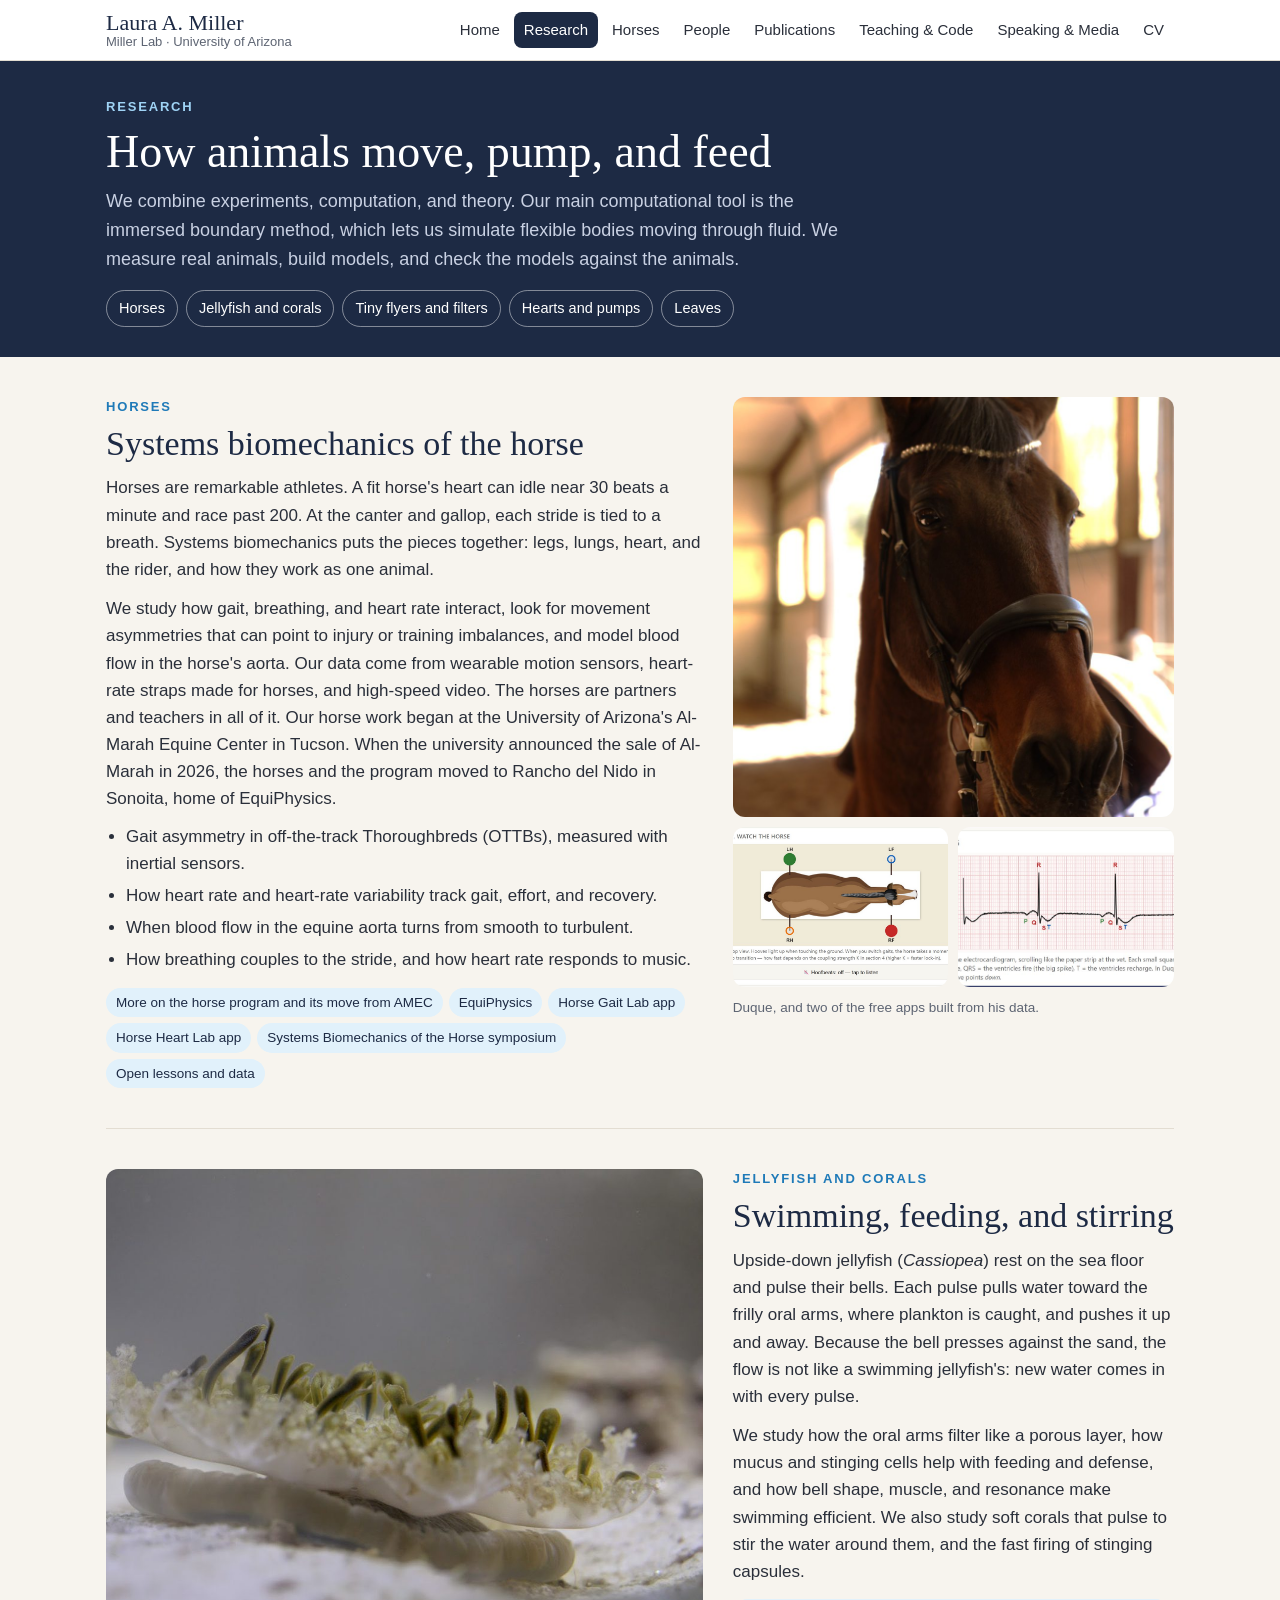
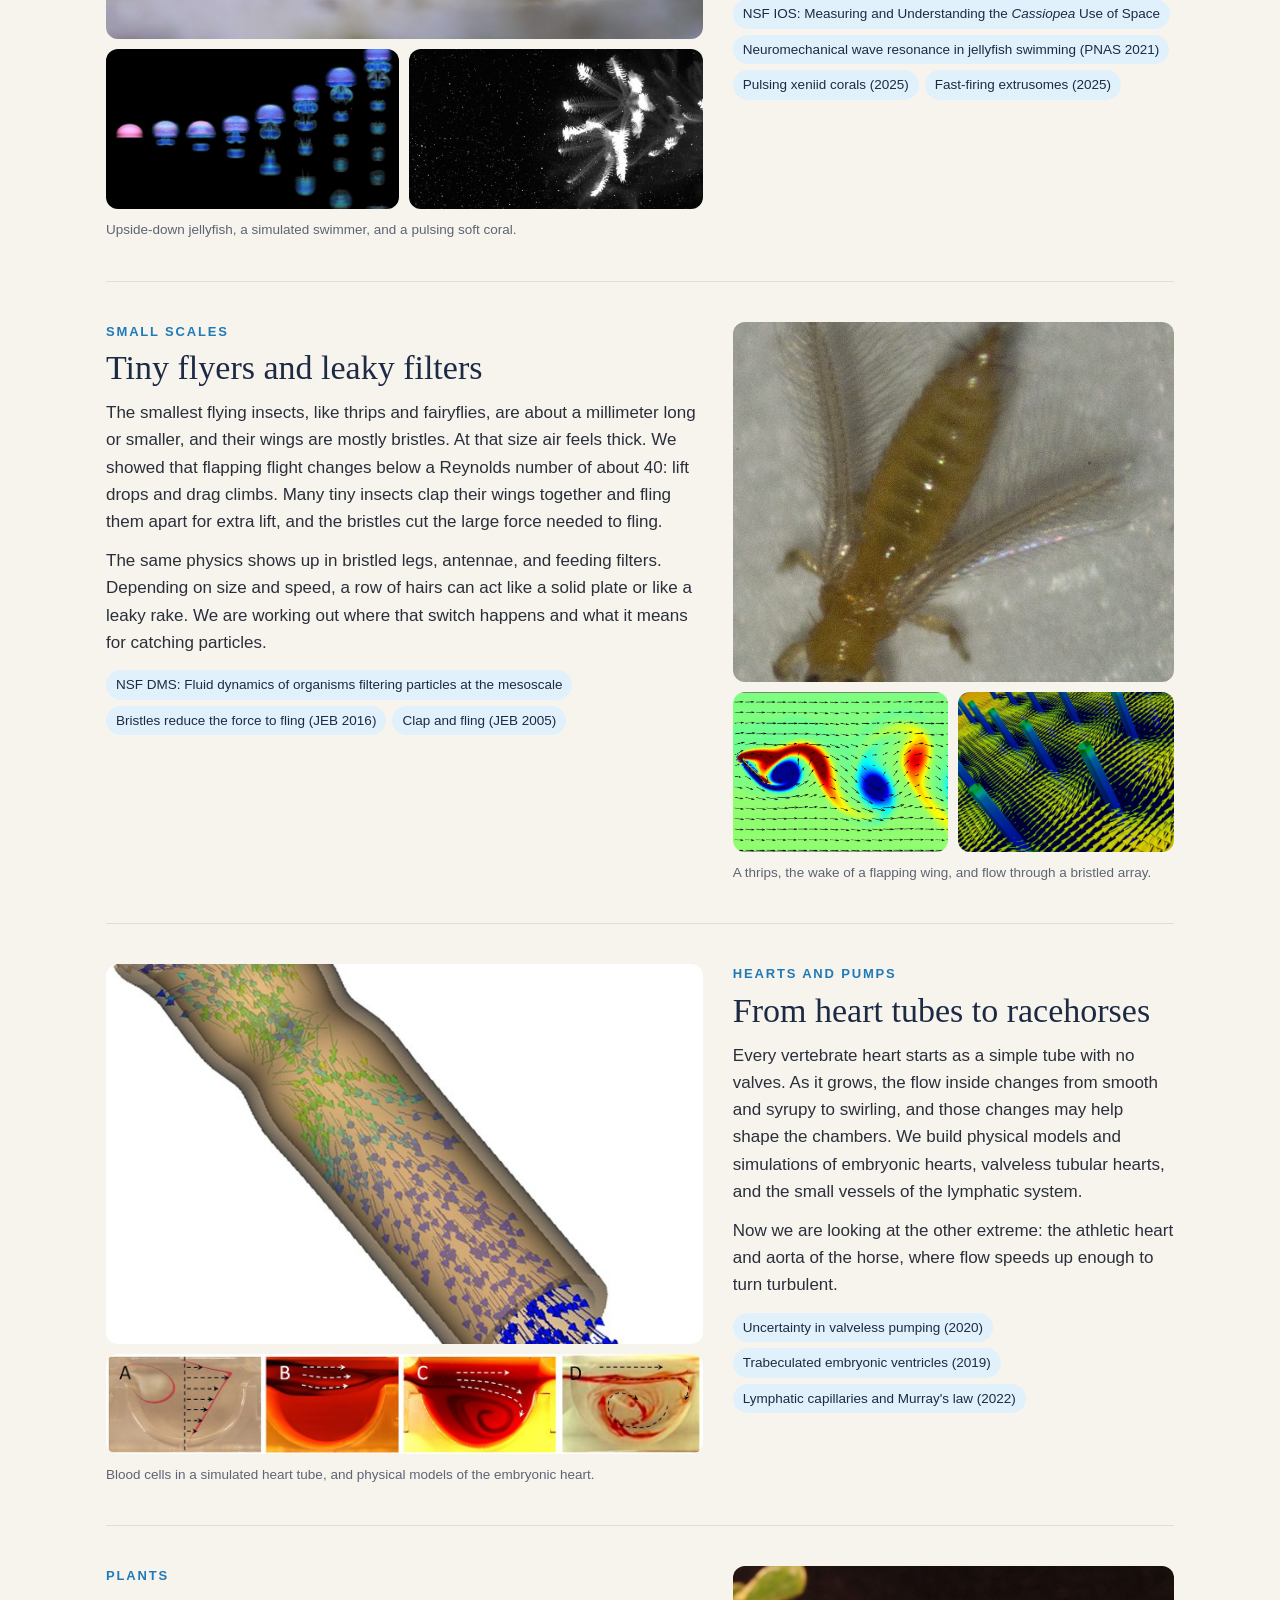
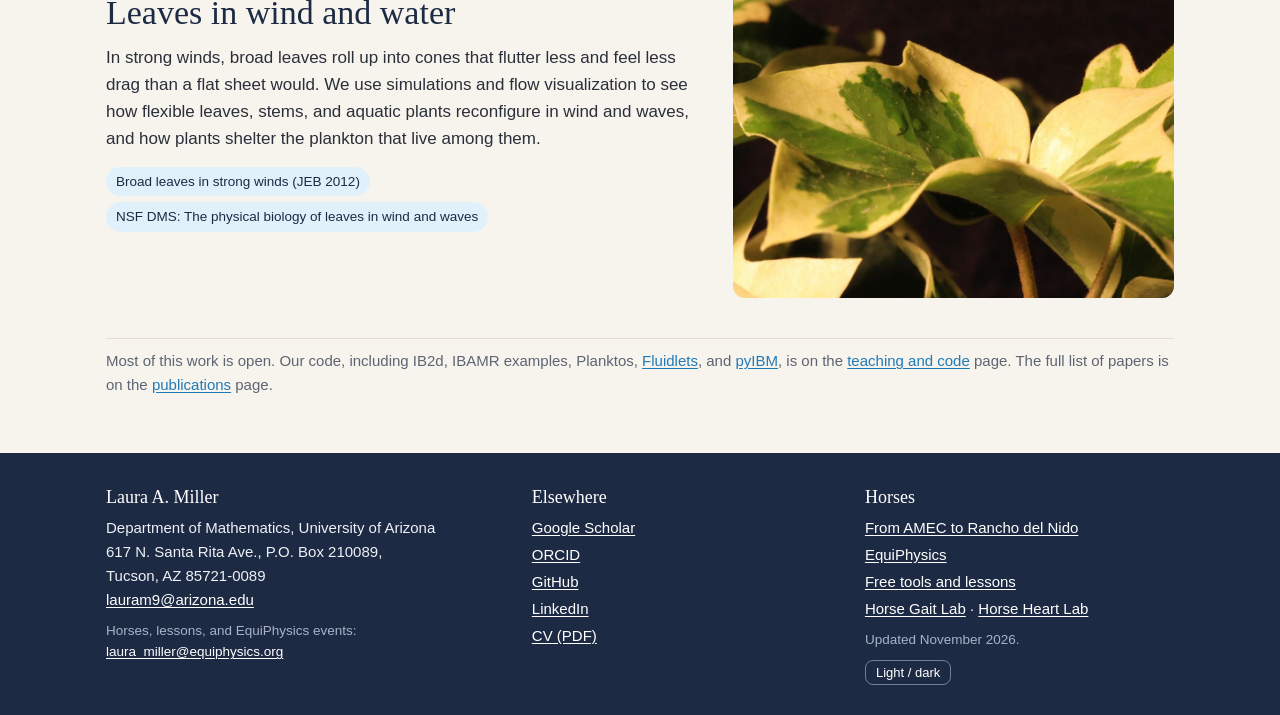
<file: research.html>
<!doctype html>
<html lang="en">
<head>
<meta charset="utf-8">
<meta name="viewport" content="width=device-width, initial-scale=1">
<title>Research | Laura A. Miller, Mathematical Biologist</title>
<meta name="description" content="Research in Laura A. Miller's University of Arizona lab: jellyfish and corals, tiny insect flight, hearts and pumps, leaves, and horse biomechanics.">
<meta property="og:title" content="Research | Laura A. Miller, Mathematical Biologist">
<meta property="og:description" content="Research in Laura A. Miller's University of Arizona lab: jellyfish and corals, tiny insect flight, hearts and pumps, leaves, and horse biomechanics.">
<meta property="og:image" content="https://fairyflies9.github.io/img/share.png">
<meta property="og:image:width" content="1200">
<meta property="og:image:height" content="630">
<meta property="og:image:alt" content="Laura A. Miller, mathematical biologist, University of Arizona. Photos of Duque, a bay horse, an upside-down jellyfish, and a thrips.">
<meta property="og:type" content="website">
<meta property="og:site_name" content="Laura A. Miller, Mathematical Biologist">
<meta name="twitter:card" content="summary_large_image">
<meta property="og:url" content="https://fairyflies9.github.io/research.html">
<link rel="icon" href="data:image/svg+xml,%3Csvg xmlns='http://www.w3.org/2000/svg' viewBox='0 0 64 64'%3E%3Crect width='64' height='64' rx='14' fill='%231d2a44'/%3E%3Ctext x='32' y='43' font-family='Georgia,serif' font-size='30' text-anchor='middle' fill='%239fd3f5'%3ELM%3C/text%3E%3C/svg%3E">
<link rel="canonical" href="https://fairyflies9.github.io/research.html">
<link rel="stylesheet" href="style.css">
<script>try{var t=localStorage.getItem('theme');if(t)document.documentElement.setAttribute('data-theme',t);var q=new URLSearchParams(location.search),a=q.get('accent'),m=q.get('theme');if(a)document.documentElement.setAttribute('data-accent',a);if(m)document.documentElement.setAttribute('data-theme',m)}catch(e){}</script>
</head>
<body>
<a class="skip" href="#main">Skip to content</a>
<header class="site-head"><div class="wrap">
  <a class="brand" href="index.html"><b>Laura A. Miller</b><span>Miller Lab · University of Arizona</span></a>
  <nav class="main" aria-label="Main"><a href="index.html">Home</a><a href="research.html" aria-current="page">Research</a><a href="horses.html">Horses</a><a href="people.html">People</a><a href="publications.html">Publications</a><a href="teaching.html">Teaching &amp; Code</a><a href="speaking.html">Speaking &amp; Media</a><a href="cv/Laura_Miller_CV.pdf">CV</a></nav>
</div></header>
<main id="main">
<div class="page-hero"><div class="wrap">
  <div class="kicker hero-kicker">Research</div>
  <h1>How animals move, pump, and feed</h1>
  <p>We combine experiments, computation, and theory. Our main computational tool is the immersed boundary method, which lets us simulate flexible bodies moving through fluid. We measure real animals, build models, and check the models against the animals.</p>
  <div class="jump"><a href="#horses">Horses</a><a href="#jellyfish">Jellyfish and corals</a><a href="#insects">Tiny flyers and filters</a><a href="#hearts">Hearts and pumps</a><a href="#leaves">Leaves</a></div>
</div></div>

<div class="wrap">
  <article class="topic" id="horses">
    <div>
      <div class="kicker">Horses</div>
      <h2>Systems biomechanics of the horse</h2>
      <p>Horses are remarkable athletes. A fit horse's heart can idle near 30 beats a minute and race past 200. At the canter and gallop, each stride is tied to a breath. Systems biomechanics puts the pieces together: legs, lungs, heart, and the rider, and how they work as one animal.</p>
      <p>We study how gait, breathing, and heart rate interact, look for movement asymmetries that can point to injury or training imbalances, and model blood flow in the horse's aorta. Our data come from wearable motion sensors, heart-rate straps made for horses, and high-speed video. The horses are partners and teachers in all of it. Our horse work began at the University of Arizona's Al-Marah Equine Center in Tucson. When the university announced the sale of Al-Marah in 2026, the horses and the program moved to Rancho del Nido in Sonoita, home of EquiPhysics.</p>
      <ul>
        <li>Gait asymmetry in off-the-track Thoroughbreds (OTTBs), measured with inertial sensors.</li>
        <li>How heart rate and heart-rate variability track gait, effort, and recovery.</li>
        <li>When blood flow in the equine aorta turns from smooth to turbulent.</li>
        <li>How breathing couples to the stride, and how heart rate responds to music.</li>
      </ul>
      <div class="tags">
        <a href="horses.html">More on the horse program and its move from AMEC</a>
        <a href="https://www.equiphysics.org">EquiPhysics</a>
        <a href="https://equiphysics.github.io/web-apps/">Horse Gait Lab app</a>
        <a href="https://equiphysics.github.io/web-apps/heart/">Horse Heart Lab app</a>
        <a href="https://sites.google.com/view/systemsbiomechanics/home">Systems Biomechanics of the Horse symposium</a>
        <a href="https://github.com/equiphysics/education">Open lessons and data</a>
      </div>
    </div>
    <figure class="pics">
      <img src="img/duque.jpg" alt="Duque, a bay horse, in the barn aisle" style="max-height:420px">
      <div class="pair"><img src="img/app-gait.jpg" alt="Horse Gait Lab app"><img src="img/app-heart.jpg" alt="Horse Heart Lab app showing an ECG"></div>
      <figcaption>Duque, and two of the free apps built from his data.</figcaption>
    </figure>
  </article>

  <article class="topic flip" id="jellyfish">
    <div>
      <div class="kicker">Jellyfish and corals</div>
      <h2>Swimming, feeding, and stirring</h2>
      <p>Upside-down jellyfish (<i>Cassiopea</i>) rest on the sea floor and pulse their bells. Each pulse pulls water toward the frilly oral arms, where plankton is caught, and pushes it up and away. Because the bell presses against the sand, the flow is not like a swimming jellyfish's: new water comes in with every pulse.</p>
      <p>We study how the oral arms filter like a porous layer, how mucus and stinging cells help with feeding and defense, and how bell shape, muscle, and resonance make swimming efficient. We also study soft corals that pulse to stir the water around them, and the fast firing of stinging capsules.</p>
      <div class="tags">
        <span>NSF IOS: Measuring and Understanding the <i>Cassiopea</i> Use of Space</span>
        <a href="https://doi.org/10.1073/pnas.2020025118">Neuromechanical wave resonance in jellyfish swimming (PNAS 2021)</a>
        <a href="https://doi.org/10.1007/s11538-025-01493-3">Pulsing xeniid corals (2025)</a>
        <a href="https://doi.org/10.1007/s11538-025-01474-6">Fast-firing extrusomes (2025)</a>
      </div>
    </div>
    <figure class="pics">
      <img src="img/cassiopea.jpg" alt="Upside-down jellyfish on the sand">
      <div class="pair"><img src="img/jelly-sim.jpg" alt="Frames from a simulation of a swimming jellyfish"><img src="img/coral.jpg" alt="A pulsing soft coral"></div>
      <figcaption>Upside-down jellyfish, a simulated swimmer, and a pulsing soft coral.</figcaption>
    </figure>
  </article>

  <article class="topic" id="insects">
    <div>
      <div class="kicker">Small scales</div>
      <h2>Tiny flyers and leaky filters</h2>
      <p>The smallest flying insects, like thrips and fairyflies, are about a millimeter long or smaller, and their wings are mostly bristles. At that size air feels thick. We showed that flapping flight changes below a Reynolds number of about 40: lift drops and drag climbs. Many tiny insects clap their wings together and fling them apart for extra lift, and the bristles cut the large force needed to fling.</p>
      <p>The same physics shows up in bristled legs, antennae, and feeding filters. Depending on size and speed, a row of hairs can act like a solid plate or like a leaky rake. We are working out where that switch happens and what it means for catching particles.</p>
      <div class="tags">
        <span>NSF DMS: Fluid dynamics of organisms filtering particles at the mesoscale</span>
        <a href="https://doi.org/10.1242/jeb.143362">Bristles reduce the force to fling (JEB 2016)</a>
        <a href="https://doi.org/10.1242/jeb.01376">Clap and fling (JEB 2005)</a>
      </div>
    </div>
    <figure class="pics">
      <img src="img/thrips.jpg" alt="A thrips with bristled wings" style="max-height:360px">
      <div class="pair"><img src="img/wing-vortex.jpg" alt="Vortices shed by a simulated flapping wing"><img src="img/bristle-flow.jpg" alt="Simulated flow through bristles"></div>
      <figcaption>A thrips, the wake of a flapping wing, and flow through a bristled array.</figcaption>
    </figure>
  </article>

  <article class="topic flip" id="hearts">
    <div>
      <div class="kicker">Hearts and pumps</div>
      <h2>From heart tubes to racehorses</h2>
      <p>Every vertebrate heart starts as a simple tube with no valves. As it grows, the flow inside changes from smooth and syrupy to swirling, and those changes may help shape the chambers. We build physical models and simulations of embryonic hearts, valveless tubular hearts, and the small vessels of the lymphatic system.</p>
      <p>Now we are looking at the other extreme: the athletic heart and aorta of the horse, where flow speeds up enough to turn turbulent.</p>
      <div class="tags">
        <a href="https://doi.org/10.1098/rsif.2020.0232">Uncertainty in valveless pumping (2020)</a>
        <a href="https://doi.org/10.3390/jcdd6010006">Trabeculated embryonic ventricles (2019)</a>
        <a href="https://doi.org/10.3389/fcvm.2022.840305">Lymphatic capillaries and Murray's law (2022)</a>
      </div>
    </div>
    <figure class="pics">
      <img src="img/tube-heart.jpg" alt="Simulation of blood cells in a tubular heart" style="max-height:380px">
      <img src="img/heart-models.jpg" alt="Physical models of the embryonic heart with dye">
      <figcaption>Blood cells in a simulated heart tube, and physical models of the embryonic heart.</figcaption>
    </figure>
  </article>

  <article class="topic" id="leaves">
    <div>
      <div class="kicker">Plants</div>
      <h2>Leaves in wind and water</h2>
      <p>In strong winds, broad leaves roll up into cones that flutter less and feel less drag than a flat sheet would. We use simulations and flow visualization to see how flexible leaves, stems, and aquatic plants reconfigure in wind and waves, and how plants shelter the plankton that live among them.</p>
      <div class="tags">
        <a href="https://doi.org/10.1242/jeb.064501">Broad leaves in strong winds (JEB 2012)</a>
        <span>NSF DMS: The physical biology of leaves in wind and waves</span>
      </div>
    </div>
    <figure class="pics">
      <img src="img/leaves.jpg" alt="Broad leaves">
    </figure>
  </article>

  <p class="note">Most of this work is open. Our code, including IB2d, IBAMR examples, Planktos, <a href="fluidlets.html">Fluidlets</a>, and <a href="pyibm.html">pyIBM</a>, is on the <a href="teaching.html#code">teaching and code</a> page. The full list of papers is on the <a href="publications.html">publications</a> page.</p>
</div>

</main>
<footer><div class="wrap">
  <div>
    <b>Laura A. Miller</b>
    Department of Mathematics, University of Arizona<br>
    617 N. Santa Rita Ave., P.O. Box 210089, <span class="nowrap">Tucson, AZ 85721-0089</span><br>
    <a href="mailto:lauram9@arizona.edu">lauram9@arizona.edu</a>
    <div class="small">Horses, lessons, and EquiPhysics events: <a href="mailto:laura_miller@equiphysics.org">laura_miller@equiphysics.org</a></div>
  </div>
  <div>
    <b>Elsewhere</b>
    <ul>
      <li><a href="https://scholar.google.com/citations?user=zrKC-PcAAAAJ&amp;hl=en">Google Scholar</a></li>
      <li><a href="https://orcid.org/0000-0003-3707-9798">ORCID</a></li>
      <li><a href="https://github.com/fairyflies9">GitHub</a></li>
      <li><a href="https://www.linkedin.com/in/laura-miller-equiphysics/">LinkedIn</a></li>
      <li><a href="cv/Laura_Miller_CV.pdf">CV (PDF)</a></li>
    </ul>
  </div>
  <div>
    <b>Horses</b>
    <ul>
      <li><a href="horses.html">From AMEC to Rancho del Nido</a></li>
      <li><a href="https://www.equiphysics.org">EquiPhysics</a></li>
      <li><a href="https://equiphysics.github.io/">Free tools and lessons</a></li>
      <li><a href="https://equiphysics.github.io/web-apps/">Horse Gait Lab</a> · <a href="https://equiphysics.github.io/web-apps/heart/">Horse Heart Lab</a></li>
    </ul>
    <div class="small">Updated November 2026.</div>
    <button class="theme-btn" type="button" id="themeBtn">Light / dark</button>
  </div>
</div></footer>
<script>
(function(){var b=document.getElementById('themeBtn');if(!b)return;b.addEventListener('click',function(){
var r=document.documentElement,cur=r.getAttribute('data-theme');
if(!cur){cur=window.matchMedia('(prefers-color-scheme: dark)').matches?'dark':'light'}
var next=cur==='dark'?'light':'dark';r.setAttribute('data-theme',next);try{localStorage.setItem('theme',next)}catch(e){}});})();
</script>
</body>
</html>
</file>
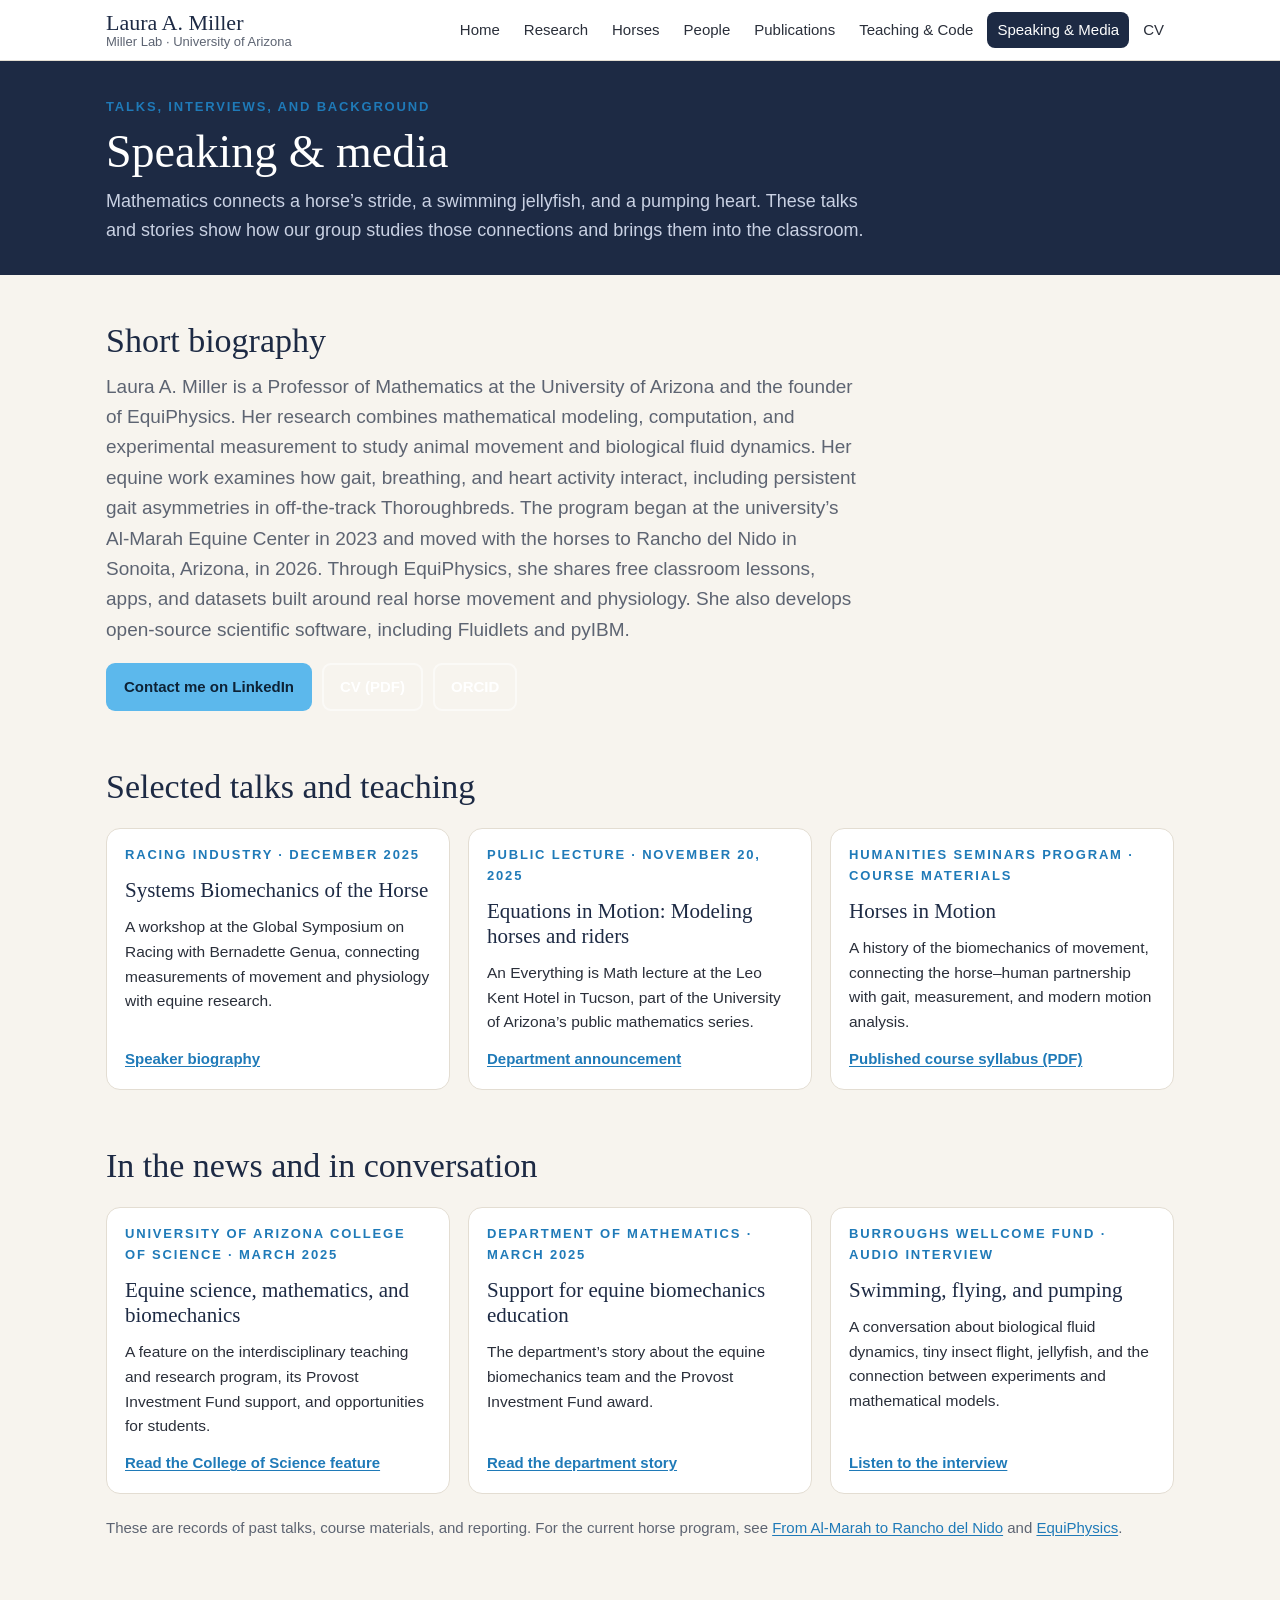
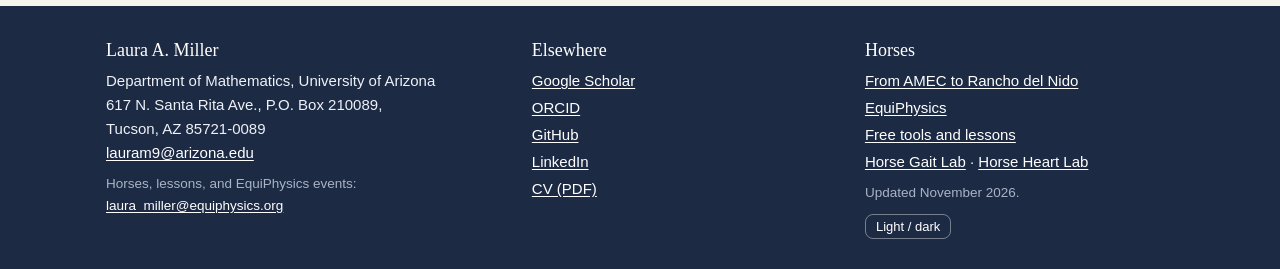
<file: speaking.html>
<!doctype html>
<html lang="en">
<head>
<meta charset="utf-8">
<meta name="viewport" content="width=device-width, initial-scale=1">
<title>Speaking & Media | Laura A. Miller, Mathematical Biologist</title>
<meta name="description" content="Talks, interviews, and a short biography for Laura A. Miller: equine biomechanics, biological fluid dynamics, open scientific software, and mathematics education.">
<meta property="og:title" content="Speaking & Media | Laura A. Miller, Mathematical Biologist">
<meta property="og:description" content="Talks, interviews, and a short biography for Laura A. Miller: equine biomechanics, biological fluid dynamics, open scientific software, and mathematics education.">
<meta property="og:image" content="https://fairyflies9.github.io/img/share.png">
<meta property="og:image:width" content="1200">
<meta property="og:image:height" content="630">
<meta property="og:image:alt" content="Laura A. Miller, mathematical biologist, University of Arizona. Photos of Duque, a bay horse, an upside-down jellyfish, and a thrips.">
<meta property="og:type" content="website">
<meta property="og:site_name" content="Laura A. Miller, Mathematical Biologist">
<meta name="twitter:card" content="summary_large_image">
<meta property="og:url" content="https://fairyflies9.github.io/speaking.html">
<link rel="icon" href="data:image/svg+xml,%3Csvg xmlns='http://www.w3.org/2000/svg' viewBox='0 0 64 64'%3E%3Crect width='64' height='64' rx='14' fill='%231d2a44'/%3E%3Ctext x='32' y='43' font-family='Georgia,serif' font-size='30' text-anchor='middle' fill='%239fd3f5'%3ELM%3C/text%3E%3C/svg%3E">
<link rel="canonical" href="https://fairyflies9.github.io/speaking.html">
<link rel="stylesheet" href="style.css">
<script>try{var t=localStorage.getItem('theme');if(t)document.documentElement.setAttribute('data-theme',t);var q=new URLSearchParams(location.search),a=q.get('accent'),m=q.get('theme');if(a)document.documentElement.setAttribute('data-accent',a);if(m)document.documentElement.setAttribute('data-theme',m)}catch(e){}</script>
</head>
<body>
<a class="skip" href="#main">Skip to content</a>
<header class="site-head"><div class="wrap">
  <a class="brand" href="index.html"><b>Laura A. Miller</b><span>Miller Lab · University of Arizona</span></a>
  <nav class="main" aria-label="Main"><a href="index.html">Home</a><a href="research.html">Research</a><a href="horses.html">Horses</a><a href="people.html">People</a><a href="publications.html">Publications</a><a href="teaching.html">Teaching &amp; Code</a><a href="speaking.html" aria-current="page">Speaking &amp; Media</a><a href="cv/Laura_Miller_CV.pdf">CV</a></nav>
</div></header>
<main id="main">
<div class="page-hero"><div class="wrap">
  <div class="kicker">Talks, interviews, and background</div>
  <h1>Speaking &amp; media</h1>
  <p>Mathematics connects a horse’s stride, a swimming jellyfish, and a pumping heart. These talks and stories show how our group studies those connections and brings them into the classroom.</p>
</div></div>
<section><div class="wrap">
  <h2>Short biography</h2>
  <p class="lead">Laura A. Miller is a Professor of Mathematics at the University of Arizona and the founder of EquiPhysics. Her research combines mathematical modeling, computation, and experimental measurement to study animal movement and biological fluid dynamics. Her equine work examines how gait, breathing, and heart activity interact, including persistent gait asymmetries in off-the-track Thoroughbreds. The program began at the university’s Al-Marah Equine Center in 2023 and moved with the horses to Rancho del Nido in Sonoita, Arizona, in 2026. Through EquiPhysics, she shares free classroom lessons, apps, and datasets built around real horse movement and physiology. She also develops open-source scientific software, including Fluidlets and pyIBM.</p>
  <div class="btns" style="margin-top:18px">
    <a class="btn solid" href="https://www.linkedin.com/in/laura-miller-equiphysics/">Contact me on LinkedIn</a>
    <a class="btn ghost" href="cv/Laura_Miller_CV.pdf">CV (PDF)</a>
    <a class="btn ghost" href="https://orcid.org/0000-0003-3707-9798">ORCID</a>
  </div>
</div></section>
<section><div class="wrap">
  <h2>Selected talks and teaching</h2>
  <div class="cards">
    <div class="card"><div class="body"><div class="kicker">Racing industry · December 2025</div><h3>Systems Biomechanics of the Horse</h3><p>A workshop at the Global Symposium on Racing with Bernadette Genua, connecting measurements of movement and physiology with equine research.</p><a class="more" href="https://rtip.arizona.edu/previous-symposia/laura-miller">Speaker biography</a></div></div>
    <div class="card"><div class="body"><div class="kicker">Public lecture · November 20, 2025</div><h3>Equations in Motion: Modeling horses and riders</h3><p>An Everything is Math lecture at the Leo Kent Hotel in Tucson, part of the University of Arizona’s public mathematics series.</p><a class="more" href="https://uamathstatmajors.wordpress.com/2025/11/10/weekly-news-11-10-25-registration-spring-courses-uta-program-goldwater-scholarship-opportunities-clubs-everything-is-math-lecture-tutoring-help-advising/">Department announcement</a></div></div>
    <div class="card"><div class="body"><div class="kicker">Humanities Seminars Program · Course materials</div><h3>Horses in Motion</h3><p>A history of the biomechanics of movement, connecting the horse–human partnership with gait, measurement, and modern motion analysis.</p><a class="more" href="https://hsp.arizona.edu/wp-content/uploads/sites/13/2024/10/Horses-in-Motion-Syllabus-Laura-Miller.pdf">Published course syllabus (PDF)</a></div></div>
  </div>
</div></section>
<section><div class="wrap">
  <h2>In the news and in conversation</h2>
  <div class="cards">
    <div class="card"><div class="body"><div class="kicker">University of Arizona College of Science · March 2025</div><h3>Equine science, mathematics, and biomechanics</h3><p>A feature on the interdisciplinary teaching and research program, its Provost Investment Fund support, and opportunities for students.</p><a class="more" href="https://science.arizona.edu/news/university-arizona-launches-innovative-interdisciplinary-program-bridge-equine-science">Read the College of Science feature</a></div></div>
    <div class="card"><div class="body"><div class="kicker">Department of Mathematics · March 2025</div><h3>Support for equine biomechanics education</h3><p>The department’s story about the equine biomechanics team and the Provost Investment Fund award.</p><a class="more" href="https://www.math.arizona.edu/news/equine-biomechanics-team-awarded-competitive-provost-investment-fund-grant">Read the department story</a></div></div>
    <div class="card"><div class="body"><div class="kicker">Burroughs Wellcome Fund · Audio interview</div><h3>Swimming, flying, and pumping</h3><p>A conversation about biological fluid dynamics, tiny insect flight, jellyfish, and the connection between experiments and mathematical models.</p><a class="more" href="https://www.bwfund.org/podcast/interview-with-laura-miller/">Listen to the interview</a></div></div>
  </div>
  <p class="note" style="margin-top:22px">These are records of past talks, course materials, and reporting. For the current horse program, see <a href="horses.html">From Al-Marah to Rancho del Nido</a> and <a href="https://www.equiphysics.org">EquiPhysics</a>.</p>
</div></section>

</main>
<footer><div class="wrap">
  <div>
    <b>Laura A. Miller</b>
    Department of Mathematics, University of Arizona<br>
    617 N. Santa Rita Ave., P.O. Box 210089, <span class="nowrap">Tucson, AZ 85721-0089</span><br>
    <a href="mailto:lauram9@arizona.edu">lauram9@arizona.edu</a>
    <div class="small">Horses, lessons, and EquiPhysics events: <a href="mailto:laura_miller@equiphysics.org">laura_miller@equiphysics.org</a></div>
  </div>
  <div>
    <b>Elsewhere</b>
    <ul>
      <li><a href="https://scholar.google.com/citations?user=zrKC-PcAAAAJ&amp;hl=en">Google Scholar</a></li>
      <li><a href="https://orcid.org/0000-0003-3707-9798">ORCID</a></li>
      <li><a href="https://github.com/fairyflies9">GitHub</a></li>
      <li><a href="https://www.linkedin.com/in/laura-miller-equiphysics/">LinkedIn</a></li>
      <li><a href="cv/Laura_Miller_CV.pdf">CV (PDF)</a></li>
    </ul>
  </div>
  <div>
    <b>Horses</b>
    <ul>
      <li><a href="horses.html">From AMEC to Rancho del Nido</a></li>
      <li><a href="https://www.equiphysics.org">EquiPhysics</a></li>
      <li><a href="https://equiphysics.github.io/">Free tools and lessons</a></li>
      <li><a href="https://equiphysics.github.io/web-apps/">Horse Gait Lab</a> · <a href="https://equiphysics.github.io/web-apps/heart/">Horse Heart Lab</a></li>
    </ul>
    <div class="small">Updated November 2026.</div>
    <button class="theme-btn" type="button" id="themeBtn">Light / dark</button>
  </div>
</div></footer>
<script>
(function(){var b=document.getElementById('themeBtn');if(!b)return;b.addEventListener('click',function(){
var r=document.documentElement,cur=r.getAttribute('data-theme');
if(!cur){cur=window.matchMedia('(prefers-color-scheme: dark)').matches?'dark':'light'}
var next=cur==='dark'?'light':'dark';r.setAttribute('data-theme',next);try{localStorage.setItem('theme',next)}catch(e){}});})();
</script>
</body>
</html>
</file>
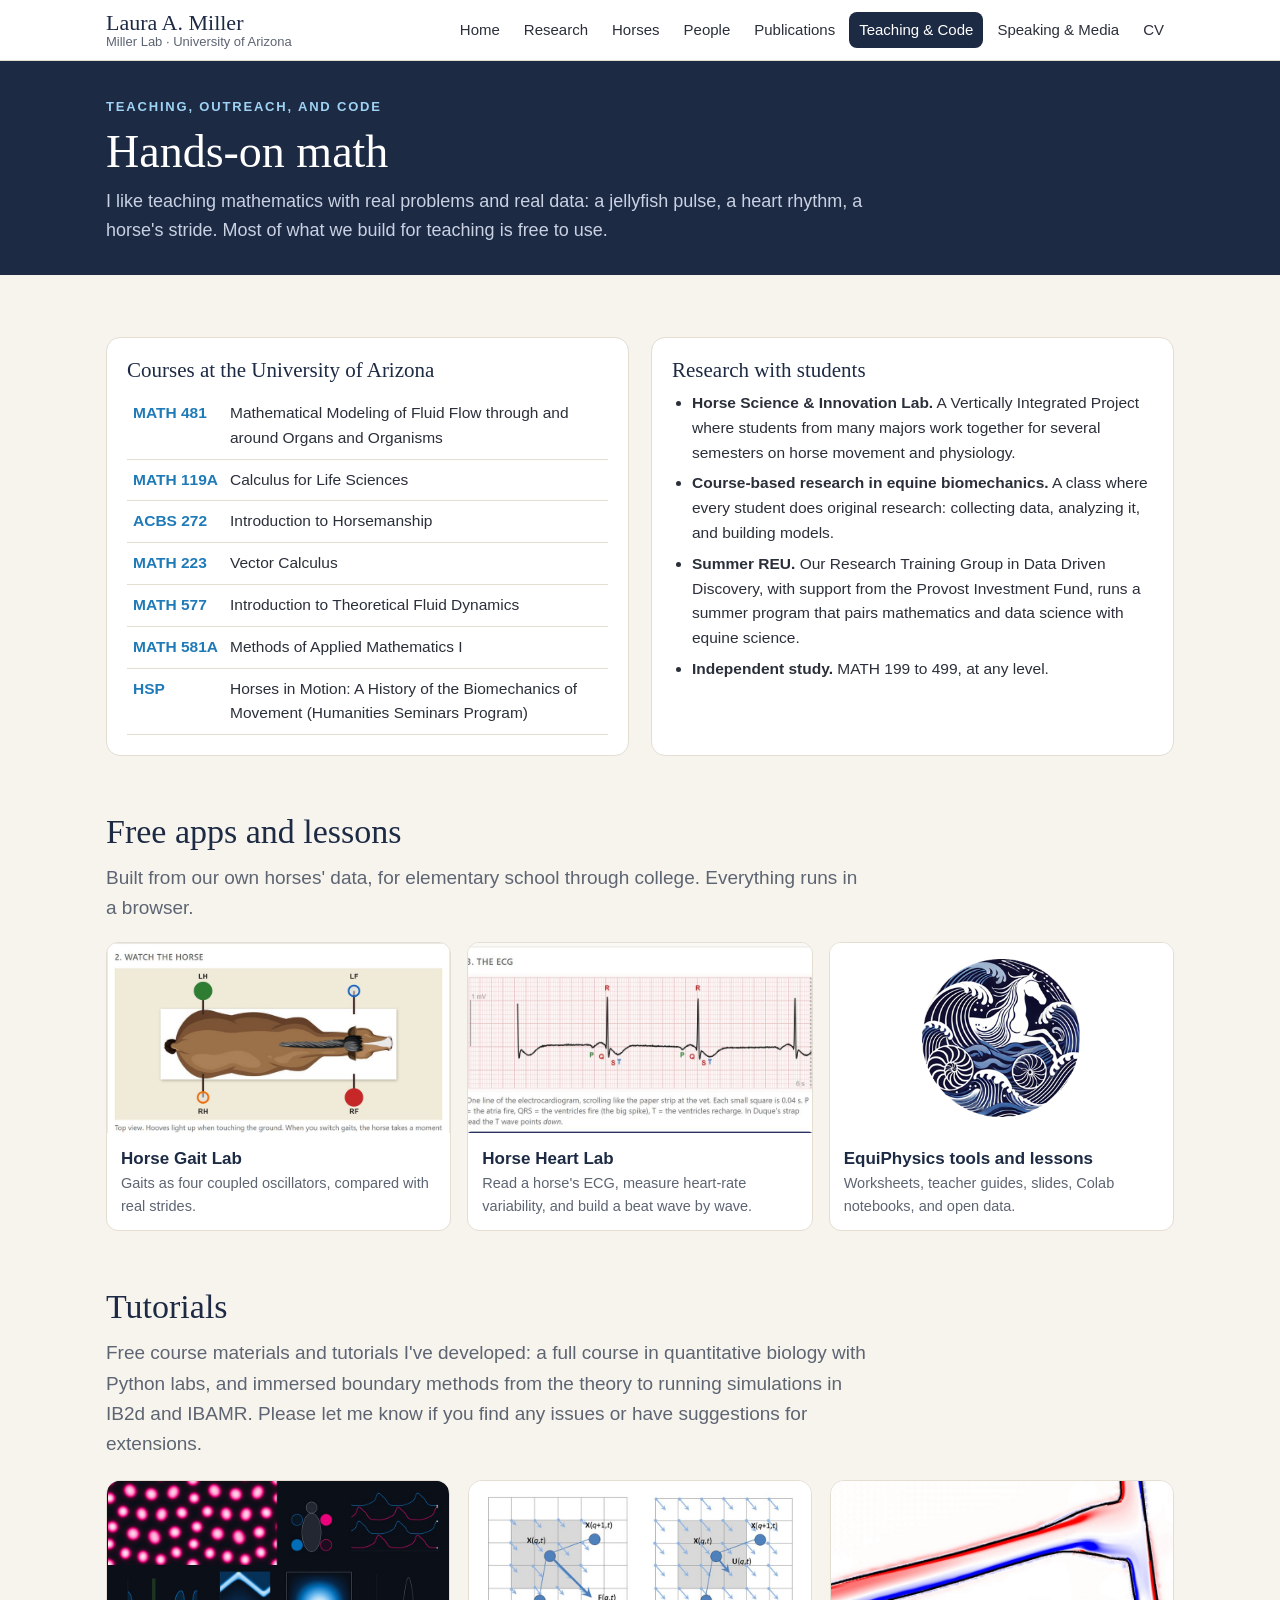
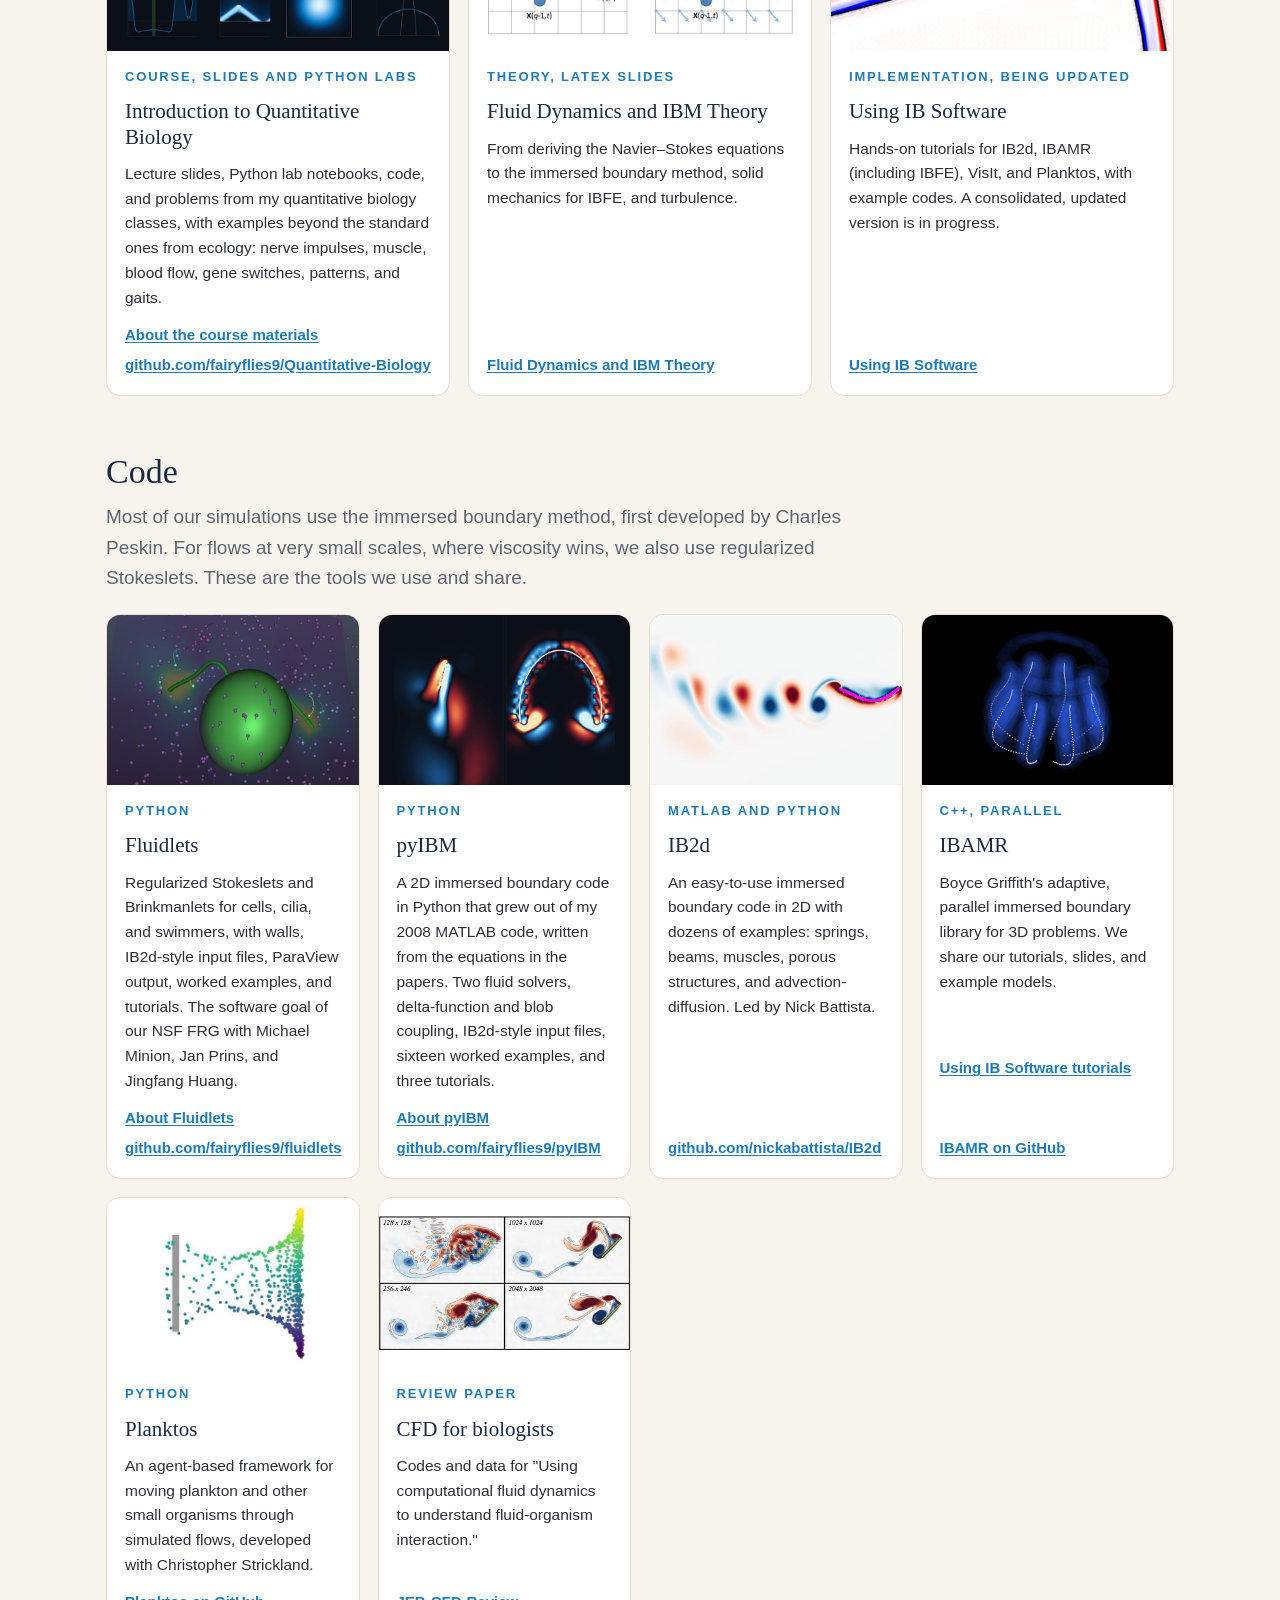
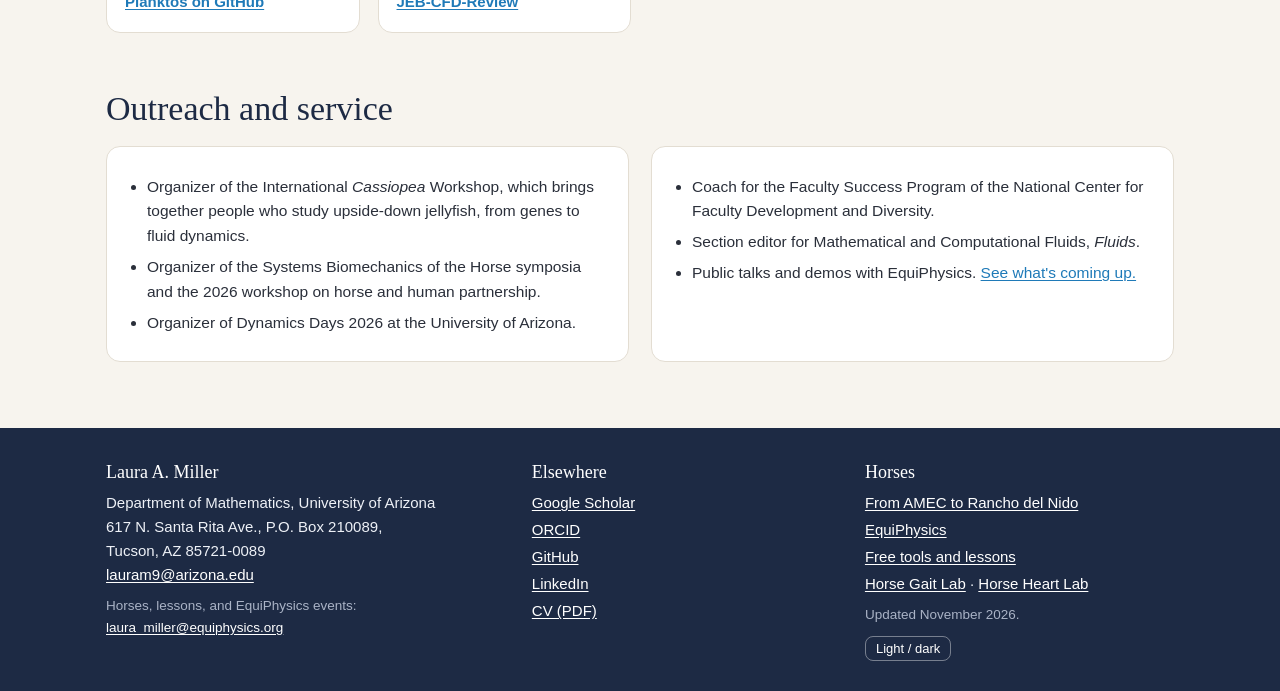
<file: teaching.html>
<!doctype html>
<html lang="en">
<head>
<meta charset="utf-8">
<meta name="viewport" content="width=device-width, initial-scale=1">
<title>Teaching and Code | Laura A. Miller, Mathematical Biologist</title>
<meta name="description" content="University of Arizona courses and student research with Laura A. Miller, free horse-science apps, an open quantitative biology course with Python labs, and immersed boundary tutorials and code (IB2d, IBAMR).">
<meta property="og:title" content="Teaching and Code | Laura A. Miller, Mathematical Biologist">
<meta property="og:description" content="University of Arizona courses and student research with Laura A. Miller, free horse-science apps, an open quantitative biology course with Python labs, and immersed boundary tutorials and code (IB2d, IBAMR).">
<meta property="og:image" content="https://fairyflies9.github.io/img/share.png">
<meta property="og:image:width" content="1200">
<meta property="og:image:height" content="630">
<meta property="og:image:alt" content="Laura A. Miller, mathematical biologist, University of Arizona. Photos of Duque, a bay horse, an upside-down jellyfish, and a thrips.">
<meta property="og:type" content="website">
<meta property="og:site_name" content="Laura A. Miller, Mathematical Biologist">
<meta name="twitter:card" content="summary_large_image">
<meta property="og:url" content="https://fairyflies9.github.io/teaching.html">
<link rel="icon" href="data:image/svg+xml,%3Csvg xmlns='http://www.w3.org/2000/svg' viewBox='0 0 64 64'%3E%3Crect width='64' height='64' rx='14' fill='%231d2a44'/%3E%3Ctext x='32' y='43' font-family='Georgia,serif' font-size='30' text-anchor='middle' fill='%239fd3f5'%3ELM%3C/text%3E%3C/svg%3E">
<link rel="canonical" href="https://fairyflies9.github.io/teaching.html">
<link rel="stylesheet" href="style.css">
<script>try{var t=localStorage.getItem('theme');if(t)document.documentElement.setAttribute('data-theme',t);var q=new URLSearchParams(location.search),a=q.get('accent'),m=q.get('theme');if(a)document.documentElement.setAttribute('data-accent',a);if(m)document.documentElement.setAttribute('data-theme',m)}catch(e){}</script>
</head>
<body>
<a class="skip" href="#main">Skip to content</a>
<header class="site-head"><div class="wrap">
  <a class="brand" href="index.html"><b>Laura A. Miller</b><span>Miller Lab · University of Arizona</span></a>
  <nav class="main" aria-label="Main"><a href="index.html">Home</a><a href="research.html">Research</a><a href="horses.html">Horses</a><a href="people.html">People</a><a href="publications.html">Publications</a><a href="teaching.html" aria-current="page">Teaching &amp; Code</a><a href="speaking.html">Speaking &amp; Media</a><a href="cv/Laura_Miller_CV.pdf">CV</a></nav>
</div></header>
<main id="main">
<div class="page-hero"><div class="wrap">
  <div class="kicker hero-kicker">Teaching, outreach, and code</div>
  <h1>Hands-on math</h1>
  <p>I like teaching mathematics with real problems and real data: a jellyfish pulse, a heart rhythm, a horse's stride. Most of what we build for teaching is free to use.</p>
</div></div>

<section><div class="wrap">
  <div class="two">
    <div class="box">
      <h3>Courses at the University of Arizona</h3>
      <table class="courses">
        <tr><td>MATH 481</td><td>Mathematical Modeling of Fluid Flow through and around Organs and Organisms</td></tr>
        <tr><td>MATH 119A</td><td>Calculus for Life Sciences</td></tr>
        <tr><td>ACBS 272</td><td>Introduction to Horsemanship</td></tr>
        <tr><td>MATH 223</td><td>Vector Calculus</td></tr>
        <tr><td>MATH 577</td><td>Introduction to Theoretical Fluid Dynamics</td></tr>
        <tr><td>MATH 581A</td><td>Methods of Applied Mathematics I</td></tr>
        <tr><td>HSP</td><td>Horses in Motion: A History of the Biomechanics of Movement (Humanities Seminars Program)</td></tr>
      </table>
    </div>
    <div class="box">
      <h3>Research with students</h3>
      <ul>
        <li><b>Horse Science &amp; Innovation Lab.</b> A Vertically Integrated Project where students from many majors work together for several semesters on horse movement and physiology.</li>
        <li><b>Course-based research in equine biomechanics.</b> A class where every student does original research: collecting data, analyzing it, and building models.</li>
        <li><b>Summer REU.</b> Our Research Training Group in Data Driven Discovery, with support from the Provost Investment Fund, runs a summer program that pairs mathematics and data science with equine science.</li>
        <li><b>Independent study.</b> MATH 199 to 499, at any level.</li>
      </ul>
    </div>
  </div>
</div></section>

<section><div class="wrap">
  <h2>Free apps and lessons</h2>
  <p class="lead">Built from our own horses' data, for elementary school through college. Everything runs in a browser.</p>
  <div class="apps">
    <a class="app" href="https://equiphysics.github.io/web-apps/"><img src="img/app-gait.jpg" alt="Horse Gait Lab app"><div><b>Horse Gait Lab</b><span>Gaits as four coupled oscillators, compared with real strides.</span></div></a>
    <a class="app" href="https://equiphysics.github.io/web-apps/heart/"><img src="img/app-heart.jpg" alt="Horse Heart Lab app"><div><b>Horse Heart Lab</b><span>Read a horse's ECG, measure heart-rate variability, and build a beat wave by wave.</span></div></a>
    <a class="app" href="https://equiphysics.github.io/"><img src="img/equiphysics-logo.png" alt="EquiPhysics logo" style="object-fit:contain;background:#fff;padding:16px"><div><b>EquiPhysics tools and lessons</b><span>Worksheets, teacher guides, slides, Colab notebooks, and open data.</span></div></a>
  </div>
</div></section>

<section id="tutorials"><div class="wrap">
  <h2>Tutorials</h2>
  <p class="lead">Free course materials and tutorials I've developed: a full course in quantitative biology with Python labs, and immersed boundary methods from the theory to running simulations in IB2d and IBAMR. Please let me know if you find any issues or have suggestions for extensions.</p>
  <div class="cards">
    <div class="card"><img src="img/qbio-card.jpg" alt="Pictures made with the course's code: random walkers spreading, a traveling nerve impulse, Turing spots, and pulsing blood flow" style="object-fit:contain;background:#0b0f17"><div class="body"><div class="kicker">Course, slides and Python labs</div><h3>Introduction to Quantitative Biology</h3><p>Lecture slides, Python lab notebooks, code, and problems from my quantitative biology classes, with examples beyond the standard ones from ecology: nerve impulses, muscle, blood flow, gene switches, patterns, and gaits.</p><a class="more" href="qbio.html">About the course materials</a><a class="more" href="https://github.com/fairyflies9/Quantitative-Biology" style="padding-top:0">github.com/fairyflies9/Quantitative-Biology</a></div></div>
    <div class="card"><img src="img/ib-theory.jpg" alt="Two immersed boundary schematics on a square grid: the force on a boundary point spread to the grid points around it, and the grid velocity interpolated back to the point"><div class="body"><div class="kicker">Theory, LaTeX slides</div><h3>Fluid Dynamics and IBM Theory</h3><p>From deriving the Navier&ndash;Stokes equations to the immersed boundary method, solid mechanics for IBFE, and turbulence.</p><a class="more" href="https://github.com/fairyflies9/Fluid-Dynamics-and-IBM-Theory">Fluid Dynamics and IBM Theory</a></div></div>
    <div class="card"><img src="img/ib-tutorials-carotid.jpg" alt="IBAMR simulation of blood flow in a horse carotid artery at peak systole, with red and blue vorticity along the walls where the common carotid meets its branches"><div class="body"><div class="kicker">Implementation, being updated</div><h3>Using IB Software</h3><p>Hands-on tutorials for IB2d, IBAMR (including IBFE), VisIt, and Planktos, with example codes. A consolidated, updated version is in progress.</p><a class="more" href="https://github.com/fairyflies9/Using-IB-Software">Using IB Software</a></div></div>
  </div>
</div></section>

<section id="code"><div class="wrap">
  <h2>Code</h2>
  <p class="lead">Most of our simulations use the immersed boundary method, first developed by Charles Peskin. For flows at very small scales, where viscosity wins, we also use regularized Stokeslets. These are the tools we use and share.</p>
  <div class="cards">
    <div class="card"><img src="img/fluidlets-swimmer.jpg" alt="Simulation of a green two-flagellum alga with tracer particles swept by its flagella" style="object-position:center"><div class="body"><div class="kicker">Python</div><h3>Fluidlets</h3><p>Regularized Stokeslets and Brinkmanlets for cells, cilia, and swimmers, with walls, IB2d-style input files, ParaView output, worked examples, and tutorials. The software goal of our NSF FRG with Michael Minion, Jan Prins, and Jingfang Huang.</p><a class="more" href="fluidlets.html">About Fluidlets</a><a class="more" href="https://github.com/fairyflies9/fluidlets" style="padding-top:0">github.com/fairyflies9/fluidlets</a></div></div>
    <div class="card"><img src="img/pyibm.jpg" alt="pyIBM simulations: vorticity around a flapping plate at Reynolds number 64 and around a jellyfish bell" style="object-fit:contain;background:#0b0f17"><div class="body"><div class="kicker">Python</div><h3>pyIBM</h3><p>A 2D immersed boundary code in Python that grew out of my 2008 MATLAB code, written from the equations in the papers. Two fluid solvers, delta-function and blob coupling, IB2d-style input files, sixteen worked examples, and three tutorials.</p><a class="more" href="pyibm.html">About pyIBM</a><a class="more" href="https://github.com/fairyflies9/pyIBM" style="padding-top:0">github.com/fairyflies9/pyIBM</a></div></div>
    <div class="card"><img src="img/ib2d-swimmer.jpg" alt="IB2d simulation of a swimmer, drawn in magenta, leaving a trail of alternating red and blue vortices"><div class="body"><div class="kicker">MATLAB and Python</div><h3>IB2d</h3><p>An easy-to-use immersed boundary code in 2D with dozens of examples: springs, beams, muscles, porous structures, and advection-diffusion. Led by Nick Battista.</p><a class="more" href="https://github.com/nickabattista/IB2d">github.com/nickabattista/IB2d</a></div></div>
    <div class="card"><img src="img/ibamr-coral.jpg" alt="IBAMR simulation of a pulsing soft coral: the tentacles as dotted lines inside glowing blue surfaces of vorticity, on black"><div class="body"><div class="kicker">C++, parallel</div><h3>IBAMR</h3><p>Boyce Griffith's adaptive, parallel immersed boundary library for 3D problems. We share our tutorials, slides, and example models.</p><a class="more" href="https://github.com/fairyflies9/Using-IB-Software">Using IB Software tutorials</a><a class="more" href="https://github.com/IBAMR/IBAMR" style="padding-top:0">IBAMR on GitHub</a></div></div>
    <div class="card"><img src="img/planktos-plate.jpg" alt="Planktos agents, colored by height, carried past a flat plate (grey) by an IBAMR flow, seen from the side"><div class="body"><div class="kicker">Python</div><h3>Planktos</h3><p>An agent-based framework for moving plankton and other small organisms through simulated flows, developed with Christopher Strickland.</p><a class="more" href="https://github.com/mountaindust/Planktos">Planktos on GitHub</a></div></div>
    <div class="card"><img src="img/cfd-review-wing.jpg" alt="Vorticity around a model insect wing simulated in IB2d on four grids, from 128 by 128 to 2048 by 2048: the coarse grids give ragged vortices, the fine grids clean ones" style="object-fit:contain;background:#fff"><div class="body"><div class="kicker">Review paper</div><h3>CFD for biologists</h3><p>Codes and data for "Using computational fluid dynamics to understand fluid-organism interaction."</p><a class="more" href="https://github.com/fairyflies9/JEB-CFD-Review">JEB-CFD-Review</a></div></div>
  </div>
</div></section>

<section><div class="wrap">
  <h2>Outreach and service</h2>
  <div class="two">
    <div class="box"><ul>
      <li>Organizer of the International <i>Cassiopea</i> Workshop, which brings together people who study upside-down jellyfish, from genes to fluid dynamics.</li>
      <li>Organizer of the Systems Biomechanics of the Horse symposia and the 2026 workshop on horse and human partnership.</li>
      <li>Organizer of Dynamics Days 2026 at the University of Arizona.</li>
    </ul></div>
    <div class="box"><ul>
      <li>Coach for the Faculty Success Program of the National Center for Faculty Development and Diversity.</li>
      <li>Section editor for Mathematical and Computational Fluids, <i>Fluids</i>.</li>
      <li>Public talks and demos with EquiPhysics. <a href="https://www.equiphysics.org">See what's coming up.</a></li>
    </ul></div>
  </div>
</div></section>

</main>
<footer><div class="wrap">
  <div>
    <b>Laura A. Miller</b>
    Department of Mathematics, University of Arizona<br>
    617 N. Santa Rita Ave., P.O. Box 210089, <span class="nowrap">Tucson, AZ 85721-0089</span><br>
    <a href="mailto:lauram9@arizona.edu">lauram9@arizona.edu</a>
    <div class="small">Horses, lessons, and EquiPhysics events: <a href="mailto:laura_miller@equiphysics.org">laura_miller@equiphysics.org</a></div>
  </div>
  <div>
    <b>Elsewhere</b>
    <ul>
      <li><a href="https://scholar.google.com/citations?user=zrKC-PcAAAAJ&amp;hl=en">Google Scholar</a></li>
      <li><a href="https://orcid.org/0000-0003-3707-9798">ORCID</a></li>
      <li><a href="https://github.com/fairyflies9">GitHub</a></li>
      <li><a href="https://www.linkedin.com/in/laura-miller-equiphysics/">LinkedIn</a></li>
      <li><a href="cv/Laura_Miller_CV.pdf">CV (PDF)</a></li>
    </ul>
  </div>
  <div>
    <b>Horses</b>
    <ul>
      <li><a href="horses.html">From AMEC to Rancho del Nido</a></li>
      <li><a href="https://www.equiphysics.org">EquiPhysics</a></li>
      <li><a href="https://equiphysics.github.io/">Free tools and lessons</a></li>
      <li><a href="https://equiphysics.github.io/web-apps/">Horse Gait Lab</a> · <a href="https://equiphysics.github.io/web-apps/heart/">Horse Heart Lab</a></li>
    </ul>
    <div class="small">Updated November 2026.</div>
    <button class="theme-btn" type="button" id="themeBtn">Light / dark</button>
  </div>
</div></footer>
<script>
(function(){var b=document.getElementById('themeBtn');if(!b)return;b.addEventListener('click',function(){
var r=document.documentElement,cur=r.getAttribute('data-theme');
if(!cur){cur=window.matchMedia('(prefers-color-scheme: dark)').matches?'dark':'light'}
var next=cur==='dark'?'light':'dark';r.setAttribute('data-theme',next);try{localStorage.setItem('theme',next)}catch(e){}});})();
</script>
</body>
</html>
</file>
<file: style.css>
:root{
  --bg:#f7f4ee; --card:#ffffff; --ink:#1d2a44; --text:#2a2f3a; --muted:#5d6472; --line:#e3ddd2;
  --accent:#1f7ab8; --accent-fill:#5cb8ec; --accent-soft:#e1f1fb; --on-accent:#0d2236; --hero-kicker:#9fd3f5; --teal:#2a7f87; --teal-soft:#dcefef; --hero:#1d2a44; --hero-text:#eef1f7;
  --serif:Georgia,"Iowan Old Style","Palatino Linotype",serif;
  --sans:"Segoe UI",-apple-system,BlinkMacSystemFont,"Helvetica Neue",Arial,sans-serif;
  color-scheme:light;
}
@media (prefers-color-scheme:dark){:root:not([data-theme="light"]){
  --bg:#14171d; --card:#1c2029; --ink:#e9ecf3; --text:#d6d9e0; --muted:#9aa1ae; --line:#2c3240;
  --accent:#7cc8f2; --accent-fill:#7cc8f2; --accent-soft:#1b2d3b; --on-accent:#0f1a24; --hero-kicker:#9fd3f5; --teal:#6cc3c9; --teal-soft:#1f3436; --hero:#0f131a; --hero-text:#e9ecf3; color-scheme:dark;}}
:root[data-theme="dark"]{
  --bg:#14171d; --card:#1c2029; --ink:#e9ecf3; --text:#d6d9e0; --muted:#9aa1ae; --line:#2c3240;
  --accent:#7cc8f2; --accent-fill:#7cc8f2; --accent-soft:#1b2d3b; --on-accent:#0f1a24; --hero-kicker:#9fd3f5; --teal:#6cc3c9; --teal-soft:#1f3436; --hero:#0f131a; --hero-text:#e9ecf3; color-scheme:dark;}
/* pink accent: <html data-accent="pink"> or ?accent=pink */
:root[data-accent="pink"]{--accent:#c2457e; --accent-fill:#f39cc4; --accent-soft:#fbe4ee; --on-accent:#3a0f22; --hero-kicker:#f6b3cf;}
@media (prefers-color-scheme:dark){:root[data-accent="pink"]:not([data-theme="light"]){--accent:#f29cc0; --accent-fill:#f29cc0; --accent-soft:#3a2230; --on-accent:#2a0f1c;}}
:root[data-theme="dark"][data-accent="pink"]{--accent:#f29cc0; --accent-fill:#f29cc0; --accent-soft:#3a2230; --on-accent:#2a0f1c;}
.kicker.hero-kicker{color:var(--hero-kicker)}
.nowrap{white-space:nowrap}
*{box-sizing:border-box;margin:0;padding:0}
html{scroll-behavior:smooth}
html,body{max-width:100%;overflow-x:hidden}
body{background:var(--bg);color:var(--text);font-family:var(--sans);font-size:17px;line-height:1.6}
img{max-width:100%;display:block}
a{color:var(--accent);text-underline-offset:2px}
a:hover{text-decoration-thickness:2px}
.wrap{max-width:1100px;margin:0 auto;padding:0 16px}
h1,h2,h3{font-family:var(--serif);font-weight:400;color:var(--ink);line-height:1.2}
h2{font-size:clamp(26px,4vw,34px);margin-bottom:10px}
h3{font-size:21px;margin-bottom:6px}
p+p{margin-top:12px}
.lead{font-size:19px;color:var(--muted);max-width:760px}
.kicker{font-size:13px;letter-spacing:.14em;text-transform:uppercase;color:var(--accent);font-weight:700;margin-bottom:6px}
.skip{position:absolute;left:-9999px}
.skip:focus{left:8px;top:8px;background:var(--card);padding:6px 10px;z-index:50}

/* header */
.site-head{background:var(--card);border-bottom:1px solid var(--line);position:sticky;top:0;z-index:10}
.site-head .wrap{display:flex;align-items:center;justify-content:space-between;gap:12px;flex-wrap:wrap;padding-top:10px;padding-bottom:10px}
.brand{text-decoration:none;color:var(--ink);display:flex;flex-direction:column;line-height:1.15}
.brand b{font-family:var(--serif);font-weight:400;font-size:22px}
.brand span{font-size:13px;color:var(--muted)}
nav.main{display:flex;gap:4px;flex-wrap:wrap}
nav.main a{text-decoration:none;color:var(--text);padding:6px 10px;border-radius:8px;font-size:15px}
nav.main a:hover{background:var(--accent-soft)}
nav.main a[aria-current="page"]{background:var(--ink);color:var(--card)}

/* hero */
.hero{background:var(--hero);color:var(--hero-text);padding:44px 0}
.hero .grid{display:grid;grid-template-columns:1.05fr .95fr;gap:36px;align-items:center}
.hero h1{color:#fff;font-size:clamp(38px,6vw,58px)}
.hero .sub{color:#c9d1e3;font-size:18px;margin:6px 0 16px}
.hero p{color:var(--hero-text)}
.page-hero{background:var(--hero);color:var(--hero-text);padding:36px 0 30px}
.page-hero h1{color:#fff;font-size:clamp(32px,5vw,46px)}
.page-hero p{color:#c9d1e3;max-width:760px;margin-top:8px;font-size:18px}
.mosaic{display:grid;grid-template-columns:1fr 1fr;grid-template-rows:170px 170px;gap:10px}
.mosaic img{width:100%;height:100%;object-fit:cover;border-radius:12px}
.mosaic .tall{grid-row:span 2}
.btns{display:flex;flex-wrap:wrap;gap:10px;margin-top:20px}
.btn{display:inline-block;padding:10px 16px;border-radius:9px;text-decoration:none;font-weight:600;font-size:15px;border:2px solid transparent}
.btn.solid{background:var(--accent-fill);color:var(--on-accent)}
.btn.ghost{border-color:rgba(255,255,255,.55);color:#fff}
.btn.line{border-color:var(--line);color:var(--ink);background:var(--card)}
.btn:hover{filter:brightness(1.07)}

/* sections */
section{padding:46px 0 10px}
.cards{display:grid;grid-template-columns:repeat(auto-fit,minmax(240px,1fr));gap:18px;margin-top:20px}
.card{background:var(--card);border:1px solid var(--line);border-radius:14px;overflow:hidden;display:flex;flex-direction:column;min-width:0;text-decoration:none;color:var(--text)}
.card img{width:100%;height:170px;object-fit:cover}
.card .body{padding:16px 18px 18px;display:flex;flex-direction:column;gap:6px;flex:1}
.card .body p{font-size:15.5px}
.card .more{margin-top:auto;padding-top:6px;font-weight:600;font-size:15px;color:var(--accent)}
.card:hover{border-color:var(--accent)}
.band{background:var(--teal-soft);border-radius:18px;padding:28px;display:grid;grid-template-columns:.9fr 1.1fr;gap:28px;align-items:center}
.band img{border-radius:12px;width:100%;height:100%;max-height:420px;object-fit:cover}
.band ul{margin:10px 0 0 20px}
.band li{margin:5px 0}
.apps{display:grid;grid-template-columns:repeat(auto-fit,minmax(260px,1fr));gap:16px;margin-top:18px}
.app{background:var(--card);border:1px solid var(--line);border-radius:12px;overflow:hidden;text-decoration:none;color:var(--text);display:block}
.app img{width:100%;height:190px;object-fit:cover;object-position:top}
.app div{padding:12px 14px}
.app b{color:var(--ink);font-size:17px}
.app span{display:block;font-size:14.5px;color:var(--muted)}
.app:hover{border-color:var(--accent)}
ul.news{list-style:none;margin-top:14px;border-top:1px solid var(--line)}
ul.news li{display:grid;grid-template-columns:130px 1fr;gap:16px;padding:12px 0;border-bottom:1px solid var(--line)}
ul.news time{color:var(--accent);font-weight:600;font-size:15px}

/* research */
.jump{display:flex;flex-wrap:wrap;gap:8px;margin-top:16px}
.jump a{font-size:14.5px;padding:6px 12px;border-radius:999px;border:1px solid rgba(255,255,255,.45);color:#fff;text-decoration:none}
.topic{display:grid;grid-template-columns:1.15fr .85fr;gap:30px;align-items:start;padding:40px 0;border-bottom:1px solid var(--line);scroll-margin-top:80px}
.topic.flip .pics{order:-1}
.topic ul{margin:10px 0 0 20px}
.topic li{margin:5px 0}
.pics{display:grid;gap:10px}
.pics img{border-radius:12px;width:100%;object-fit:cover}
.pics .pair{display:grid;grid-template-columns:1fr 1fr;gap:10px}
.pics .pair img{height:160px}
.pics figcaption{font-size:13.5px;color:var(--muted)}
.tags{display:flex;flex-wrap:wrap;gap:6px;margin-top:14px}
.tags a,.tags span{font-size:13.5px;padding:4px 10px;border-radius:999px;background:var(--accent-soft);color:var(--ink);text-decoration:none}
.tags a:hover{background:var(--accent-fill);color:var(--on-accent)}
.note{font-size:15px;color:var(--muted);margin-top:10px}

/* people */
.people{display:grid;grid-template-columns:repeat(auto-fill,minmax(310px,1fr));gap:18px;margin-top:18px}
.person{background:var(--card);border:1px solid var(--line);border-radius:14px;padding:16px;display:grid;grid-template-columns:88px 1fr;gap:14px;align-items:start;min-width:0}
.person img,.avatar{width:88px;height:88px;border-radius:50%;object-fit:cover}
.avatar{display:flex;align-items:center;justify-content:center;background:var(--teal-soft);color:var(--teal);font-family:var(--serif);font-size:30px}
.person h3{font-size:19px;margin-bottom:2px}
.person .role{font-size:14px;color:var(--accent);font-weight:600;margin-bottom:6px;line-height:1.35}
.person p{font-size:15px}
.pi{display:grid;grid-template-columns:220px 1fr;gap:28px;align-items:start;background:var(--card);border:1px solid var(--line);border-radius:16px;padding:24px}
.pi img{width:220px;height:220px;border-radius:14px;object-fit:cover}
.pi .role{color:var(--accent);font-weight:600;font-size:15px;margin:2px 0 12px;line-height:1.4}
.alumni{display:grid;grid-template-columns:repeat(auto-fill,minmax(260px,1fr));gap:12px;margin-top:16px}
.alum{display:grid;grid-template-columns:56px 1fr;gap:12px;align-items:center;background:var(--card);border:1px solid var(--line);border-radius:12px;padding:10px 12px;min-width:0}
.alum img,.alum .avatar{width:56px;height:56px;font-size:20px;border-radius:50%;object-fit:cover}
.alum b{color:var(--ink);font-size:15.5px}
.alum span{display:block;font-size:13.5px;color:var(--muted);line-height:1.35}

/* publications */
.pubyear{font-family:var(--serif);font-size:24px;color:var(--ink);margin:26px 0 8px;padding-bottom:4px;border-bottom:1px solid var(--line)}
ol.pubs{list-style:none}
ol.pubs li{padding:6px 0 6px 14px;border-left:3px solid var(--line);margin:6px 0;font-size:15.5px;overflow-wrap:anywhere}
ol.pubs li:hover{border-left-color:var(--accent)}
.legend{font-size:14.5px;color:var(--muted);margin-top:8px}
.filter{margin-top:14px;padding:10px 14px;border:1px solid var(--line);border-radius:10px;width:100%;max-width:440px;font-size:16px;background:var(--card);color:var(--text)}
.count{font-size:14px;color:var(--muted);margin-top:6px}

/* teaching */
.two{display:grid;grid-template-columns:1fr 1fr;gap:22px;margin-top:16px}
.box{background:var(--card);border:1px solid var(--line);border-radius:14px;padding:20px;min-width:0}
.box ul{margin:8px 0 0 20px}
.box li{margin:6px 0;font-size:15.5px}
table.courses{width:100%;border-collapse:collapse;margin-top:10px;font-size:15.5px}
table.courses td{padding:8px 6px;border-bottom:1px solid var(--line);vertical-align:top}
table.courses td:first-child{white-space:nowrap;color:var(--accent);font-weight:600;width:1%}

/* footer */
footer{margin-top:56px;background:var(--hero);color:var(--hero-text);padding:30px 0;font-size:15px}
footer .wrap{display:grid;grid-template-columns:1.3fr 1fr 1fr;gap:24px}
footer a{color:#fff}
footer b{color:#fff;font-family:var(--serif);font-weight:400;font-size:18px;display:block;margin-bottom:4px}
footer ul{list-style:none}
footer li{margin:3px 0}
footer .small{color:#aab3c6;font-size:13.5px;margin-top:8px}
.theme-btn{background:none;border:1px solid rgba(255,255,255,.4);color:#fff;border-radius:8px;padding:4px 10px;cursor:pointer;font-size:13px;margin-top:10px}

@media (max-width:860px){
  .hero .grid,.band,.topic,.two,.pi{grid-template-columns:1fr}
  .topic.flip .pics{order:0}
  .pi img{width:160px;height:160px}
  footer .wrap{grid-template-columns:1fr}
  .mosaic{grid-template-rows:140px 140px}
}
@media (max-width:520px){
  body{font-size:16px}
  ul.news li{grid-template-columns:1fr;gap:2px}
  .person{grid-template-columns:64px 1fr}
  .person img,.person .avatar{width:64px;height:64px;font-size:24px}
  .people{grid-template-columns:1fr}
  .site-head .wrap{flex-direction:column;align-items:flex-start;gap:6px}
  nav.main{gap:2px}
  nav.main a{padding:5px 8px;font-size:14.5px}
  .band{padding:18px}
  .pics .pair img{height:120px}
}
</file>
